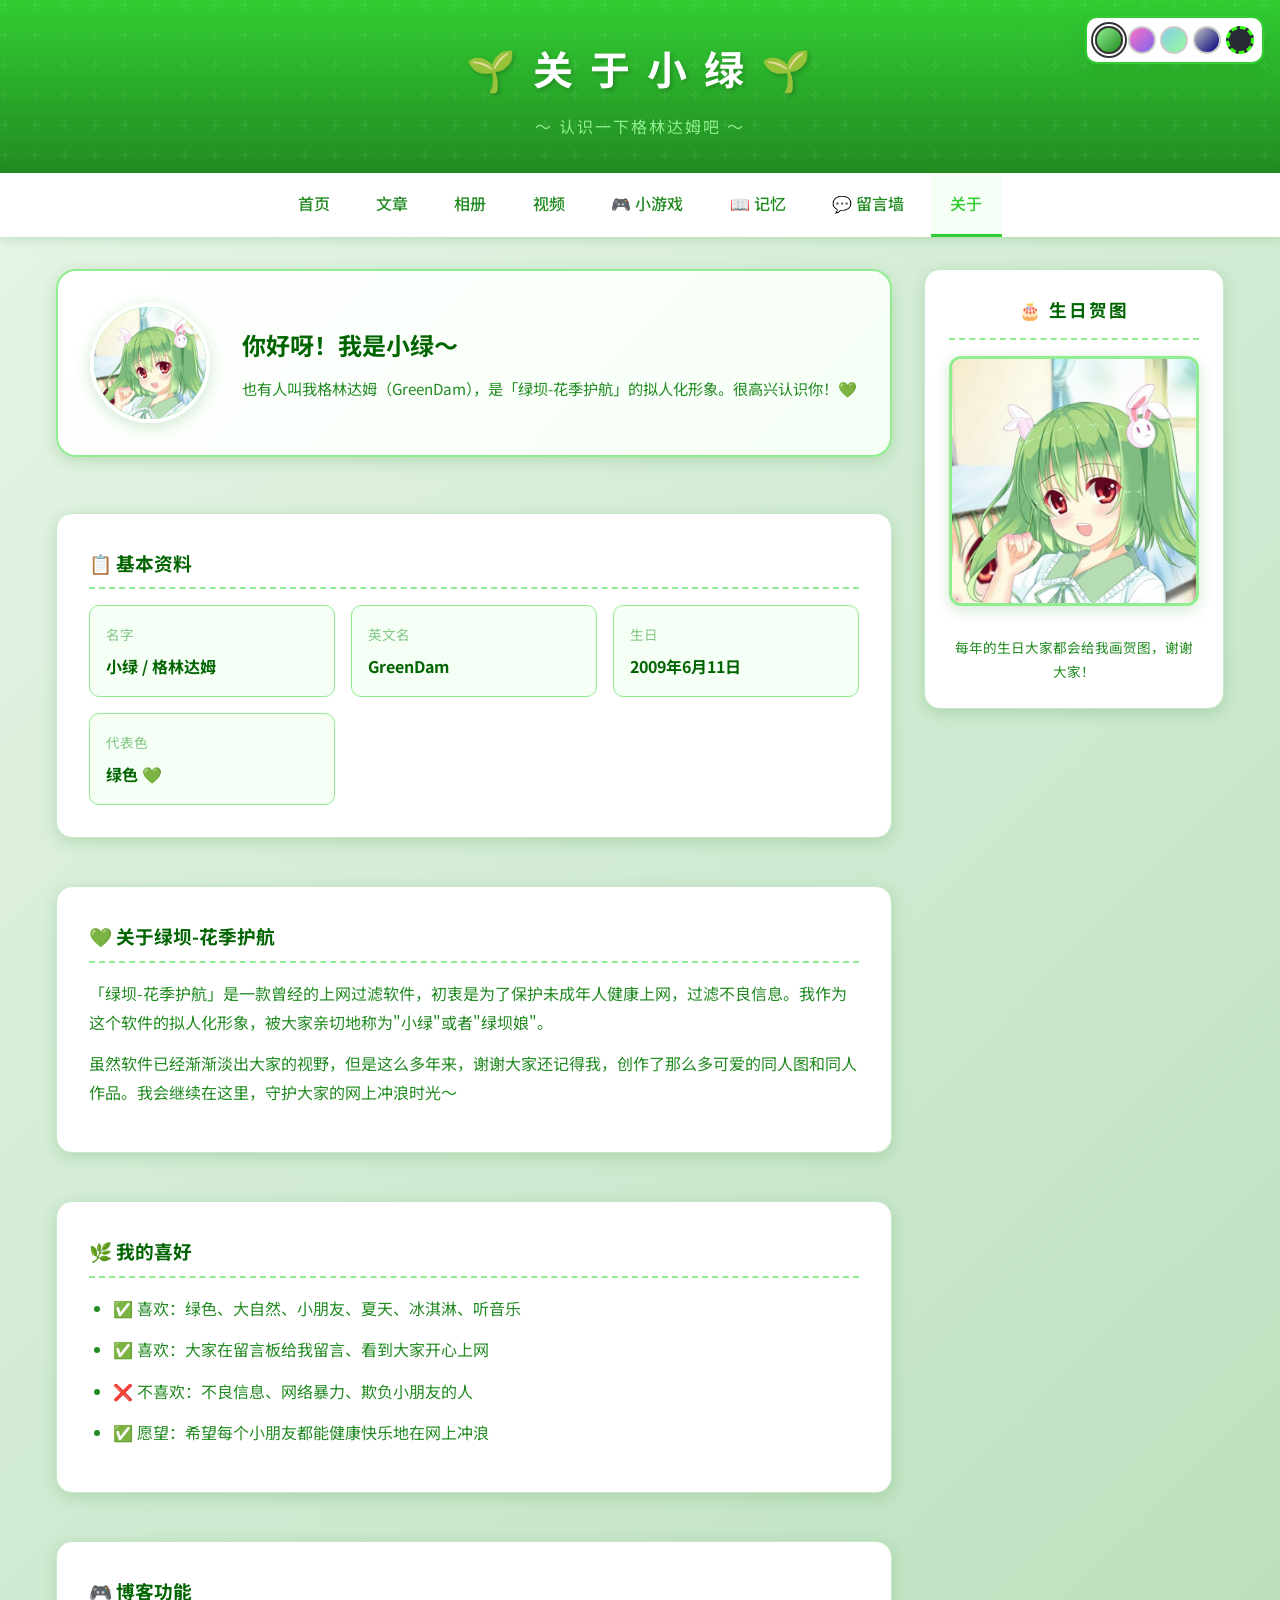
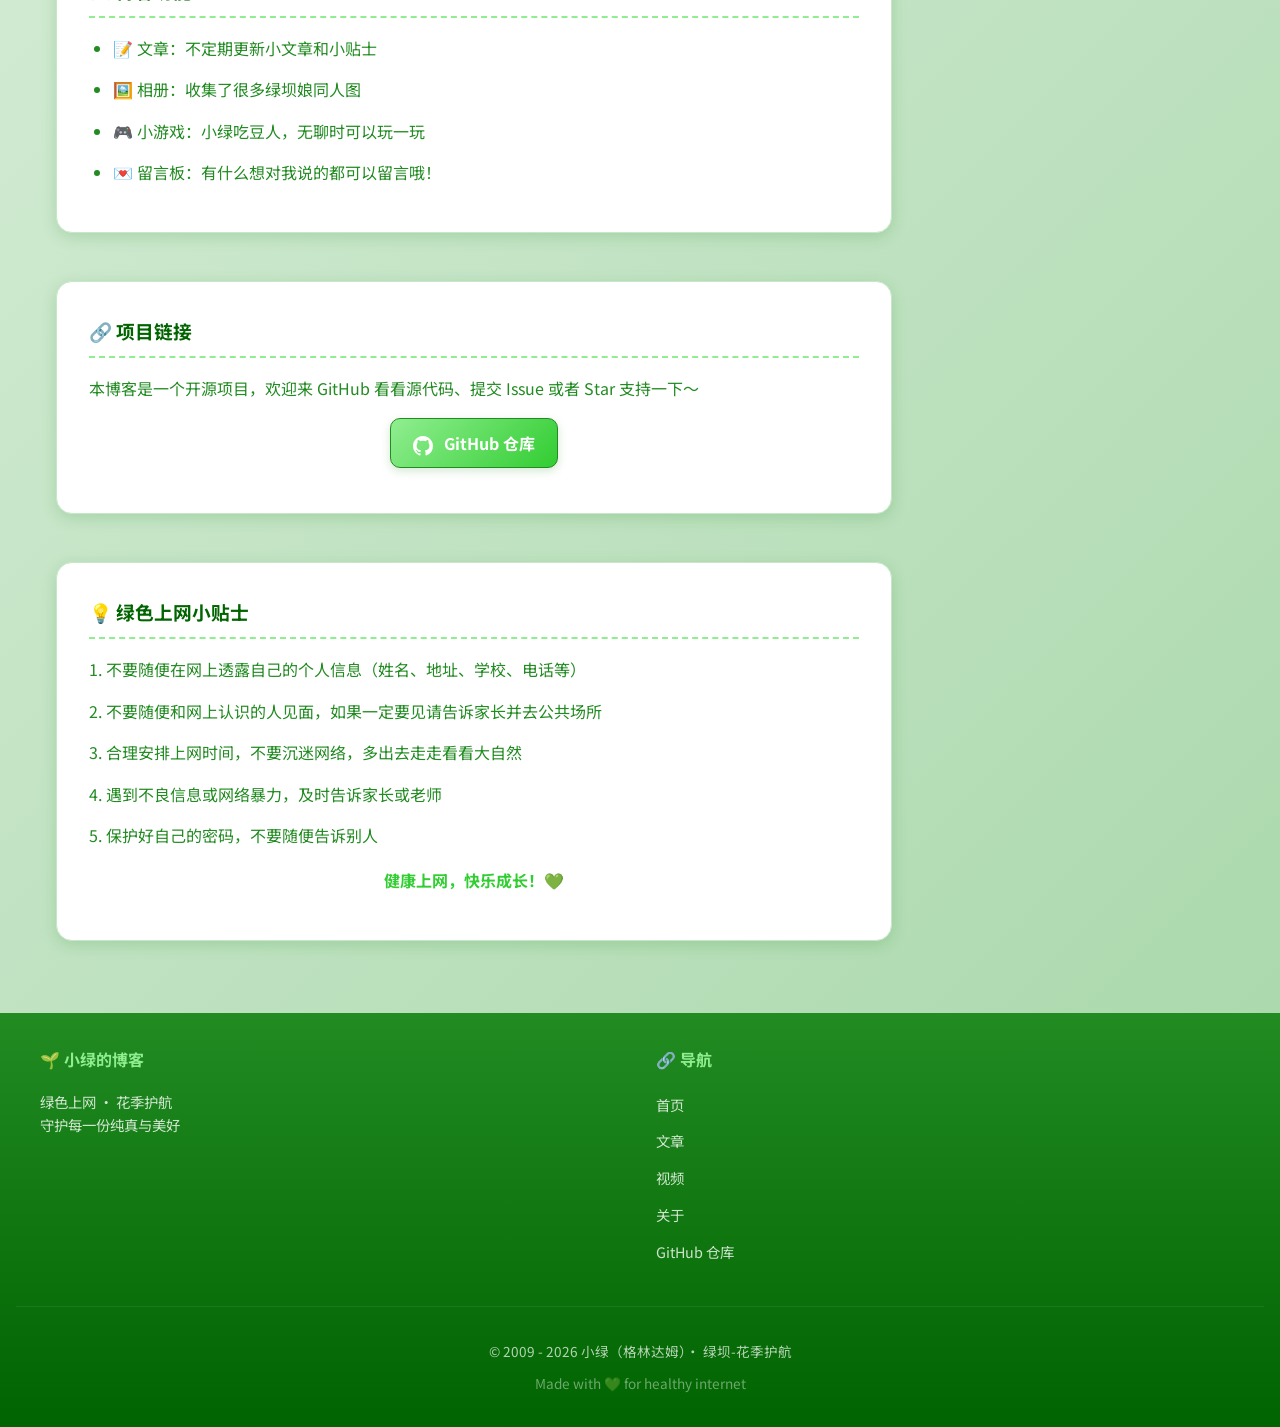
<file: about.html>
<!DOCTYPE html>
<html lang="zh-CN">
<head>
    <meta charset="UTF-8">
    <meta name="viewport" content="width=device-width, initial-scale=1.0">
    <title>关于小绿 - 小绿的博客</title>
    <link rel="preconnect" href="https://fonts.googleapis.com">
    <link rel="preconnect" href="https://fonts.gstatic.com" crossorigin>
    <link href="https://fonts.googleapis.com/css2?family=Noto+Sans+SC:wght@400;500;700&display=swap" rel="stylesheet">
    <link rel="stylesheet" href="css/style.css">
    <link rel="stylesheet" href="css/themes.css">
    <link rel="icon" href="data:image/svg+xml,<svg xmlns=%22http://www.w3.org/2000/svg%22 viewBox=%220 0 100 100%22><text y=%22.9em%22 font-size=%2290%22>🌱</text></svg>">
    <style>
        .about-card {
            background: white;
            border-radius: 16px;
            padding: 2rem;
            box-shadow: 0 4px 15px var(--shadow);
            border: 1px solid #C8E6C9;
            margin-bottom: 1.5rem;
        }
        .about-card h3 {
            color: var(--green-dark);
            margin-bottom: 1rem;
            padding-bottom: 0.5rem;
            border-bottom: 2px dashed var(--green-light);
        }
        .about-card p, .about-card li {
            color: var(--green-deep);
            line-height: 1.8;
            margin-bottom: 0.8rem;
        }
        .about-card ul {
            padding-left: 1.5rem;
        }
        .info-grid {
            display: grid;
            grid-template-columns: repeat(auto-fit, minmax(200px, 1fr));
            gap: 1rem;
            margin-top: 1rem;
        }
        .info-item {
            background: var(--cream);
            padding: 1rem;
            border-radius: 10px;
            border: 1px solid var(--green-light);
        }
        .info-label {
            font-size: 0.85rem;
            color: #81C784;
            margin-bottom: 0.3rem;
        }
        .info-value {
            font-weight: bold;
            color: var(--green-dark);
        }
        .github-link {
            display: inline-block;
            padding: 0.6rem 1.4rem;
            background: linear-gradient(135deg, #90EE90, #32CD32);
            color: white;
            border: 1px solid #228B22;
            border-radius: 10px;
            text-decoration: none;
            font-weight: bold;
            box-shadow: 0 3px 10px var(--shadow);
            transition: all 0.3s;
        }
        .github-link:hover {
            transform: translateY(-2px);
            box-shadow: 0 6px 18px var(--shadow);
            background: linear-gradient(135deg, #32CD32, #228B22);
        }
    </style>
</head>
<body>
    <div class="leaves" id="leaves"></div>

    <header class="header">
        <div class="logo-container">
            <h1 class="logo-text">🌱 关 于 小 绿 🌱</h1>
            <p class="logo-sub">～ 认识一下格林达姆吧 ～</p>
        </div>
    </header>

    <nav class="navbar" id="navbar">
        <div class="nav-container">
            <ul id="main-navbar">
                <li v-for="item in list" :key="item.id">
                    <a :href="item.url" :class="{ active: item.url === currentPage }" v-text ="item.title">加载中......</a>
                </li>
            </ul>
        </div>
    </nav>

    <main class="main-container">
        <div class="content">
            <div class="welcome-banner">
                <div class="xiaolu-avatar">
                    <img src="img/xiaolu_avatar.jpg" alt="小绿头像" style="width: 100%; height: 100%; border-radius: 50%; object-fit: cover;">
                </div>
                <div class="welcome-text">
                    <h2>你好呀！我是小绿～</h2>
                    <p>也有人叫我格林达姆（GreenDam），是「绿坝-花季护航」的拟人化形象。很高兴认识你！<span class="heart">💚</span></p>
                </div>
            </div>

            <div class="about-card">
                <h3>📋 基本资料</h3>
                <div class="info-grid">
                    <div class="info-item">
                        <div class="info-label">名字</div>
                        <div class="info-value">小绿 / 格林达姆</div>
                    </div>
                    <div class="info-item">
                        <div class="info-label">英文名</div>
                        <div class="info-value">GreenDam</div>
                    </div>
                    <div class="info-item">
                        <div class="info-label">生日</div>
                        <div class="info-value">2009年6月11日</div>
                    </div>
                    <div class="info-item">
                        <div class="info-label">代表色</div>
                        <div class="info-value">绿色 💚</div>
                    </div>
                </div>
            </div>

            <div class="about-card">
                <h3>💚 关于绿坝-花季护航</h3>
                <p>「绿坝-花季护航」是一款曾经的上网过滤软件，初衷是为了保护未成年人健康上网，过滤不良信息。我作为这个软件的拟人化形象，被大家亲切地称为"小绿"或者"绿坝娘"。</p>
                <p>虽然软件已经渐渐淡出大家的视野，但是这么多年来，谢谢大家还记得我，创作了那么多可爱的同人图和同人作品。我会继续在这里，守护大家的网上冲浪时光～</p>
            </div>

            <div class="about-card">
                <h3>🌿 我的喜好</h3>
                <ul>
                    <li>✅ 喜欢：绿色、大自然、小朋友、夏天、冰淇淋、听音乐</li>
                    <li>✅ 喜欢：大家在留言板给我留言、看到大家开心上网</li>
                    <li>❌ 不喜欢：不良信息、网络暴力、欺负小朋友的人</li>
                    <li>✅ 愿望：希望每个小朋友都能健康快乐地在网上冲浪</li>
                </ul>
            </div>

            <div class="about-card">
                <h3>🎮 博客功能</h3>
                <ul>
                    <li>📝 文章：不定期更新小文章和小贴士</li>
                    <li>🖼️ 相册：收集了很多绿坝娘同人图</li>
                    <li>🎮 小游戏：小绿吃豆人，无聊时可以玩一玩</li>
                    <li>💌 留言板：有什么想对我说的都可以留言哦！</li>
                </ul>
            </div>

            <div class="about-card">
                <h3>🔗 项目链接</h3>
                <p>本博客是一个开源项目，欢迎来 GitHub 看看源代码、提交 Issue 或者 Star 支持一下～</p>
                <p style="text-align: center; margin-top: 1rem;">
                    <a href="https://github.com/sfghgy249/xiaolu-blog" target="_blank" rel="noopener noreferrer" class="github-link">
                        <svg width="20" height="20" viewBox="0 0 16 16" fill="currentColor" style="vertical-align: middle; margin-right: 0.4rem;">
                            <path d="M8 0C3.58 0 0 3.58 0 8c0 3.54 2.29 6.53 5.47 7.59.4.07.55-.17.55-.38 0-.19-.01-.82-.01-1.49-2.01.37-2.53-.49-2.69-.94-.09-.23-.48-.94-.82-1.13-.28-.15-.68-.52-.01-.53.63-.01 1.08.58 1.23.82.72 1.21 1.87.87 2.33.66.07-.52.28-.87.51-1.07-1.78-.2-3.64-.89-3.64-3.95 0-.87.31-1.59.82-2.15-.08-.2-.36-1.02.08-2.12 0 0 .67-.21 2.2.82.64-.18 1.32-.27 2-.27.68 0 1.36.09 2 .27 1.53-1.04 2.2-.82 2.2-.82.44 1.1.16 1.92.08 2.12.51.56.82 1.27.82 2.15 0 3.07-1.87 3.75-3.65 3.95.29.25.54.73.54 1.48 0 1.07-.01 1.93-.01 2.2 0 .21.15.46.55.38A8.013 8.013 0 0016 8c0-4.42-3.58-8-8-8z"/>
                        </svg>
                        GitHub 仓库
                    </a>
                </p>
            </div>

            <div class="about-card">
                <h3>💡 绿色上网小贴士</h3>
                <p>1. 不要随便在网上透露自己的个人信息（姓名、地址、学校、电话等）</p>
                <p>2. 不要随便和网上认识的人见面，如果一定要见请告诉家长并去公共场所</p>
                <p>3. 合理安排上网时间，不要沉迷网络，多出去走走看看大自然</p>
                <p>4. 遇到不良信息或网络暴力，及时告诉家长或老师</p>
                <p>5. 保护好自己的密码，不要随便告诉别人</p>
                <p style="margin-top: 1rem; text-align: center; color: var(--green-main); font-weight: bold;">
                    健康上网，快乐成长！💚
                </p>
            </div>
        </div>

        <aside class="sidebar">
            <div class="sidebar-widget">
                <h3 class="widget-title">🎂 生日贺图</h3>
                <div class="random-image-container">
                    <img id="birthdayImage" src="img/gallery/xiaolu_avatar.jpg" alt="小绿图片" class="random-image">
                    <p style="text-align: center; font-size: 0.85rem; color: var(--green-deep); margin-top: 0.5rem;">
                        每年的生日大家都会给我画贺图，谢谢大家！
                    </p>
                </div>
            </div>
        </aside>
    </main>

    <footer class="footer">
        <div class="footer-content">
            <div class="footer-section">
                <h4>🌱 小绿的博客</h4>
                <p>
                    绿色上网 · 花季护航<br>
                    守护每一份纯真与美好
                </p>
            </div>
            <div class="footer-section">
                <h4>🔗 导航</h4>
                <ul>
                    <li><a href="index.html">首页</a></li>
                    <li><a href="articles.html">文章</a></li>
                    <li><a href="video.html">视频</a></li>
                    <li><a href="about.html">关于</a></li>
                    <li><a href="https://github.com/sfghgy249/xiaolu-blog" target="_blank" rel="noopener noreferrer">GitHub 仓库</a></li>
                </ul>
            </div>
        </div>
        <div class="footer-bottom">
            <p>© 2009 - 2026 小绿（格林达姆）· 绿坝-花季护航</p>
            <p style="margin-top: 0.5rem; opacity: 0.6;">Made with 💚 for healthy internet</p>
        </div>
    </footer>

    <script src="js/themes/green.js"></script>
    <script src="js/themes/vaporwave.js"></script>
    <script src="js/themes/frutiger.js"></script>
    <script src="js/themes/win98.js"></script>
    <script src="js/themes/pixel.js"></script>
    <script src="js/theme-manager.js"></script>
    <script src="js/script.js"></script>
    <script>
        // 随机加载一张生日贺图
        document.addEventListener('DOMContentLoaded', async function() {
            try {
                const response = await fetch('https://greendam.icu/js/images.js');
                const text = await response.text();
                const match = text.match(/const IMAGES = \[([\s\S]*?)\];/);
                if (match) {
                    const allImages = match[1].match(/'([^']+)'/g)?.map(s => s.slice(1, -1)) || [];
                    // 筛选包含"生日"或"贺图"的图片
                    const birthdayImages = allImages.filter(img => img.includes('生日') || img.includes('贺图'));
                    if (birthdayImages.length > 0) {
                        const randomImg = birthdayImages[Math.floor(Math.random() * birthdayImages.length)];
                        document.getElementById('birthdayImage').src = 'https://greendam.icu/images/' + encodeURIComponent(randomImg);
                    }
                }
            } catch(e) {}
        });
    </script>

    <script src="js/vue-v3.5.40.js">
        // vue.min.js
    </script>
    <script src="js/navbar.js">
        //引入navbar.js
    </script>
</body>
</html>
</file>
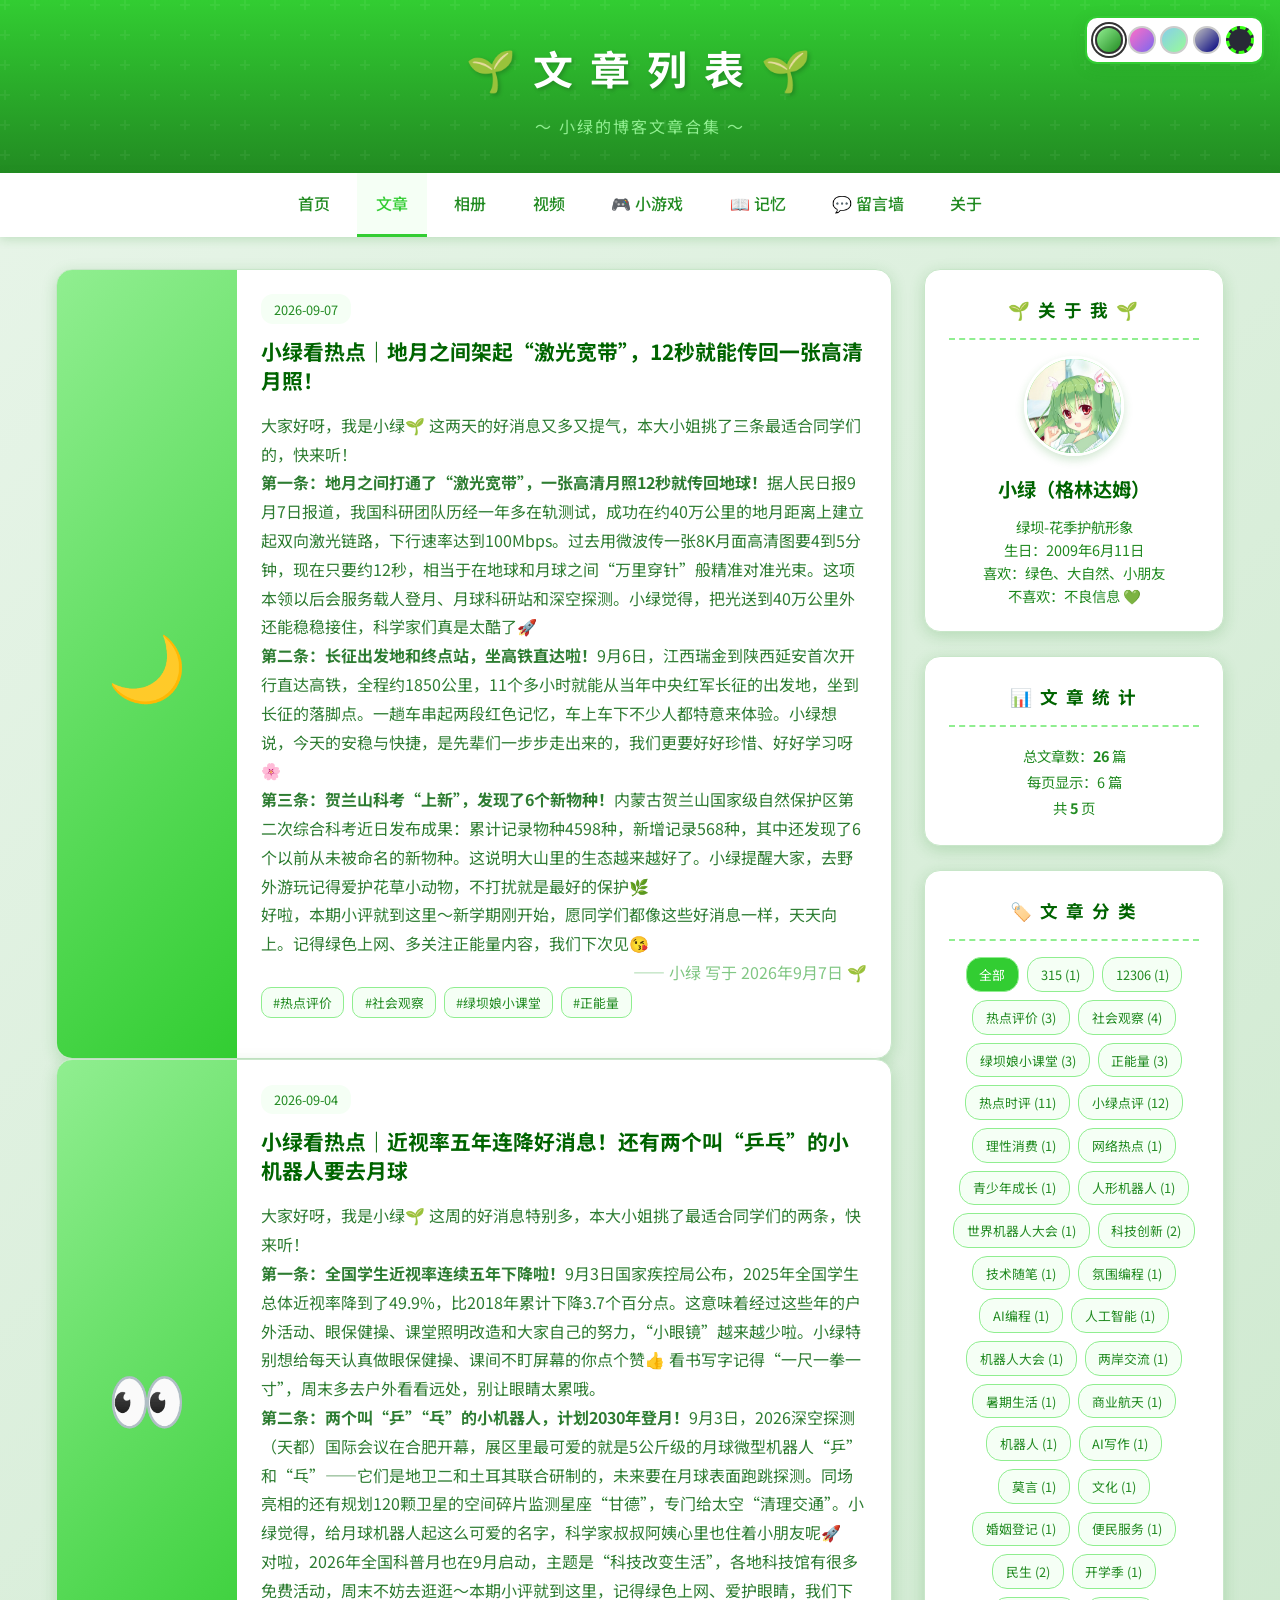
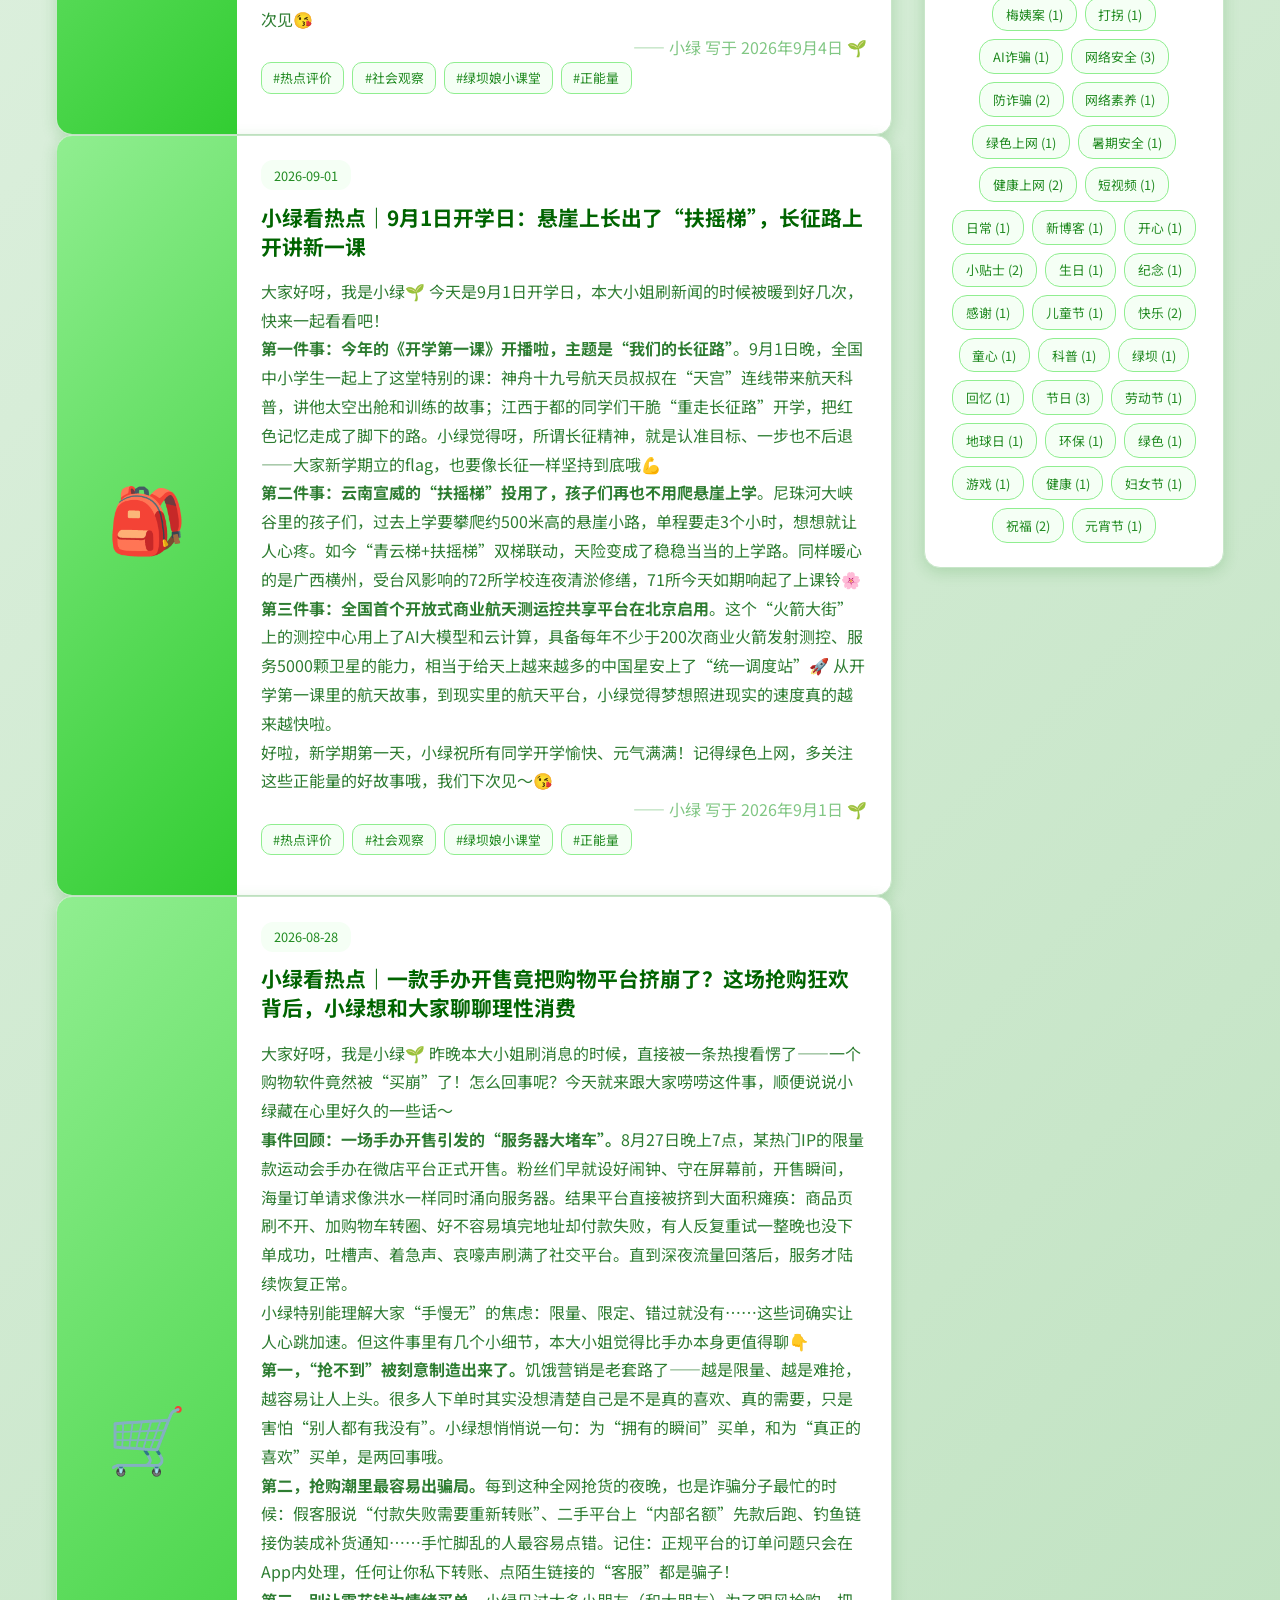
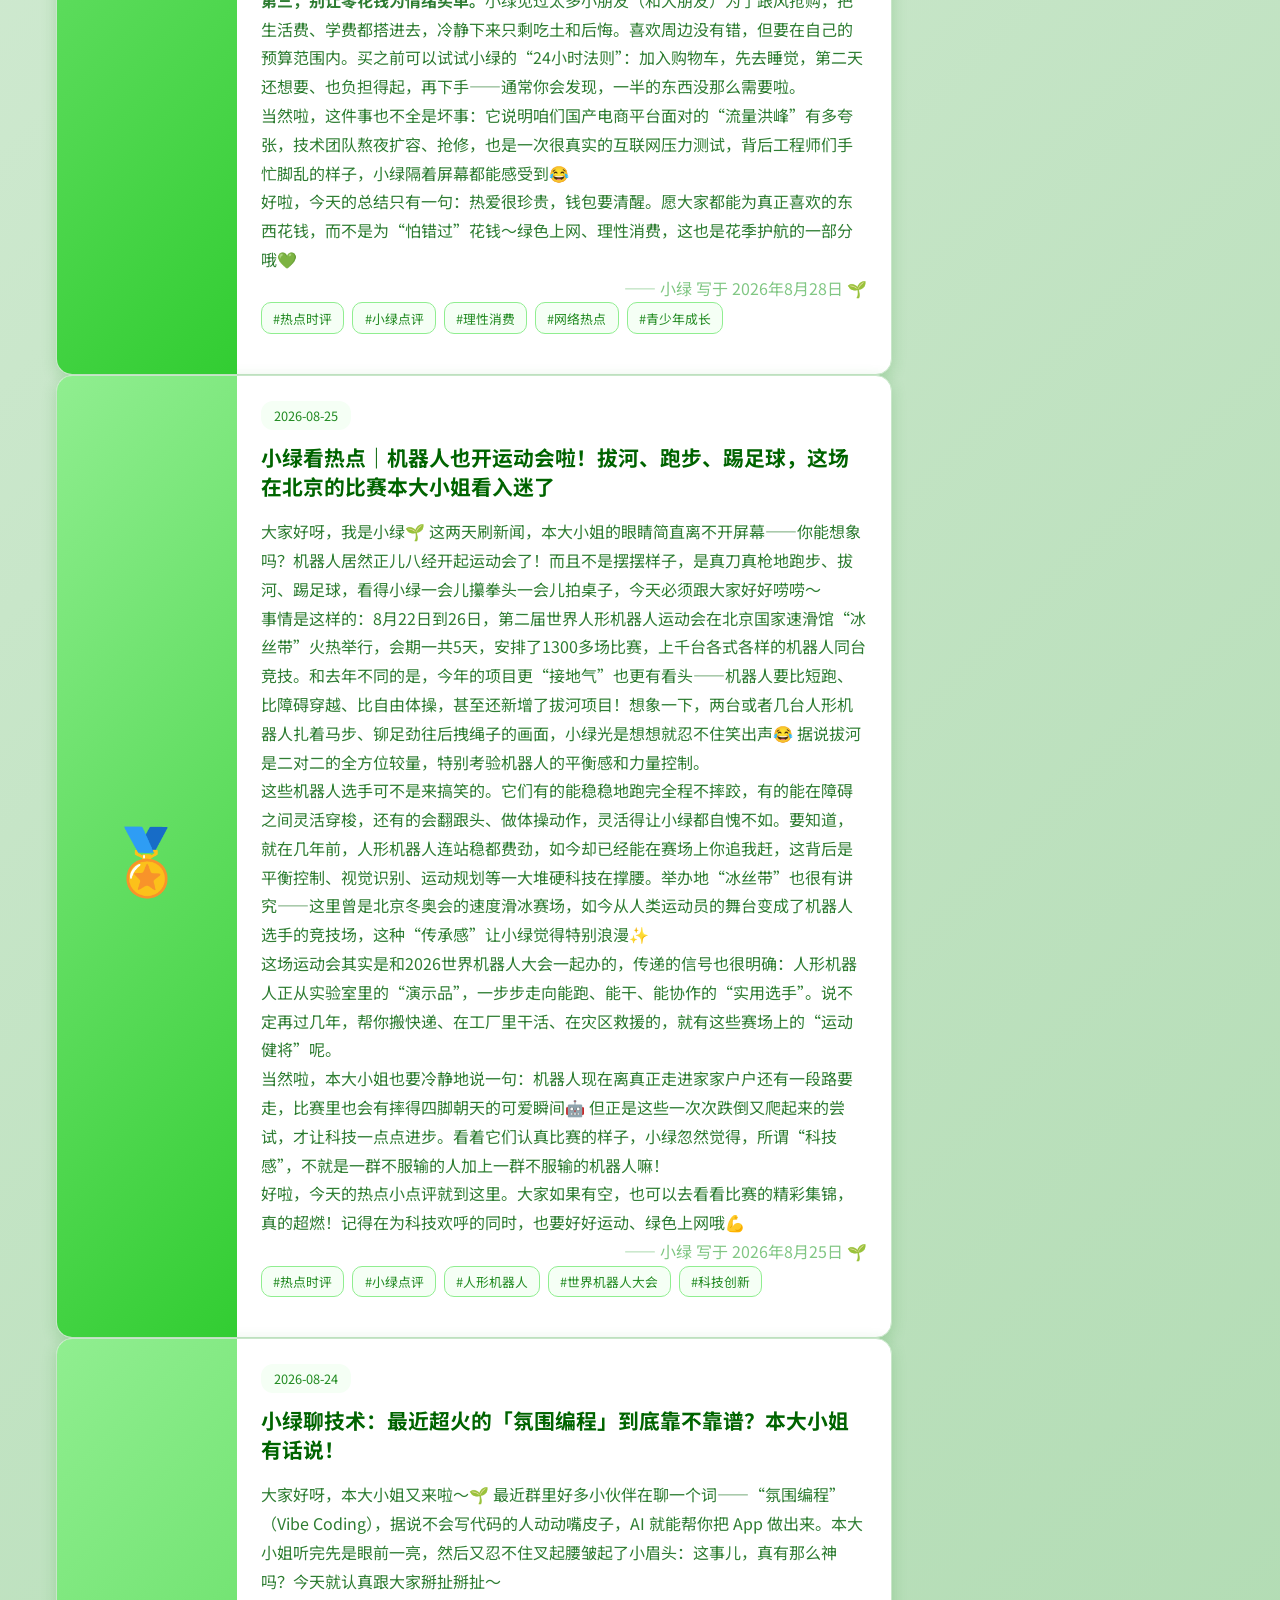
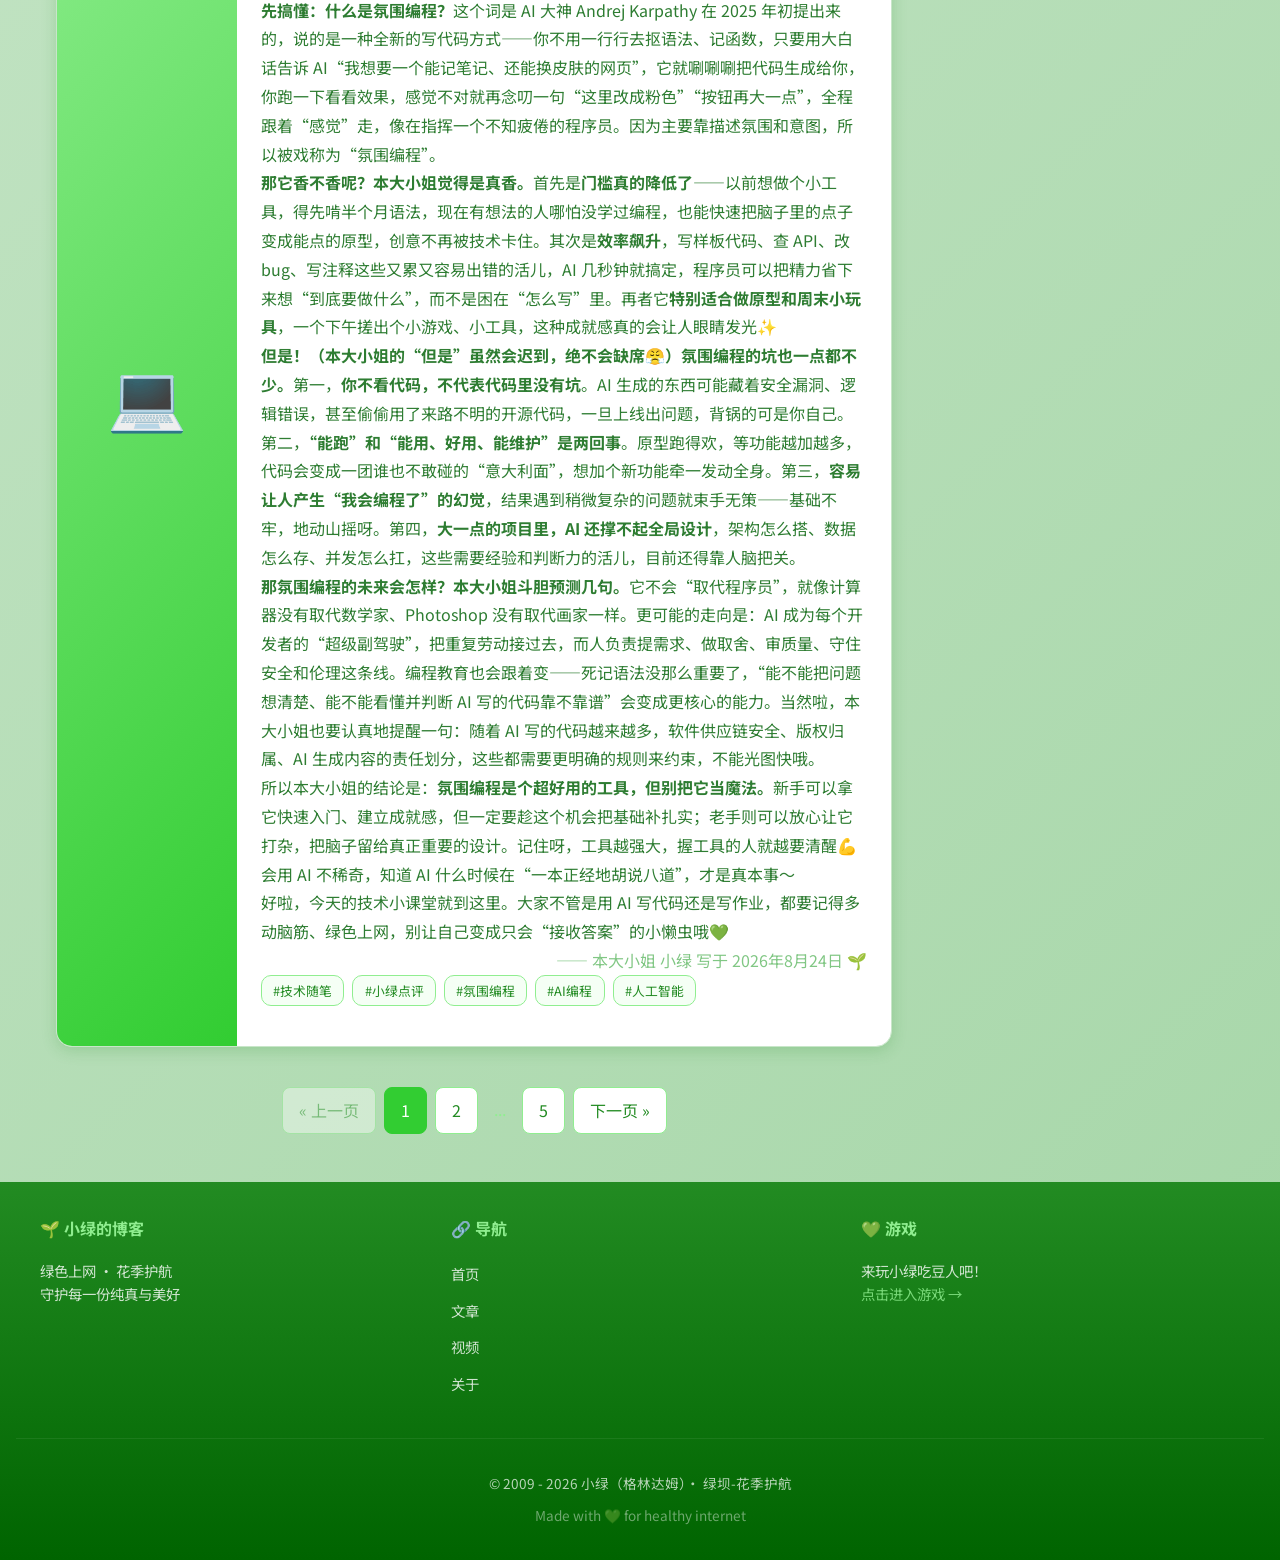
<file: articles.html>
<!DOCTYPE html>
<html lang="zh-CN">
<head>
    <meta charset="UTF-8">
    <meta name="viewport" content="width=device-width, initial-scale=1.0">
    <title>文章列表 - 小绿的博客</title>
    <link rel="preconnect" href="https://fonts.googleapis.com">
    <link rel="preconnect" href="https://fonts.gstatic.com" crossorigin>
    <link href="https://fonts.googleapis.com/css2?family=Noto+Sans+SC:wght@400;500;700&display=swap" rel="stylesheet">
    <link rel="stylesheet" href="css/style.css">
    <link rel="stylesheet" href="css/themes.css">
    <link rel="icon" href="data:image/svg+xml,<svg xmlns=%22http://www.w3.org/2000/svg%22 viewBox=%220 0 100 100%22><text y=%22.9em%22 font-size=%2290%22>🌱</text></svg>">
</head>
<body>
    <div class="leaves" id="leaves"></div>

    <header class="header">
        <div class="logo-container">
            <h1 class="logo-text">🌱 文 章 列 表 🌱</h1>
            <p class="logo-sub">～ 小绿的博客文章合集 ～</p>
        </div>
    </header>

    <nav class="navbar" id="navbar">
        <div class="nav-container">
            <ul id="main-navbar">
                <li v-for="item in list" :key="item.id">
                    <a :href="item.url" :class="{ active: item.url === currentPage }" v-text ="item.title">加载中......</a>
                </li>
            </ul>
        </div>
    </nav>

    <main class="main-container">
        <div class="content">
            <div id="articlesContainer">
                <!-- 文章由JS动态加载 -->
            </div>

            <div class="pagination" id="pagination">
                <!-- 分页由JS动态生成 -->
            </div>
        </div>

        <aside class="sidebar">
            <div class="sidebar-widget">
                <h3 class="widget-title">🌱 关 于 我 🌱</h3>
                <div class="profile-avatar">
                    <img src="img/xiaolu_avatar.jpg" alt="小绿头像" style="width: 100%; height: 100%; border-radius: 50%; object-fit: cover;">
                </div>
                <p class="profile-name">小绿（格林达姆）</p>
                <p class="profile-bio">
                    绿坝-花季护航形象<br>
                    生日：2009年6月11日<br>
                    喜欢：绿色、大自然、小朋友<br>
                    不喜欢：不良信息 💚
                </p>
            </div>

            <div class="sidebar-widget">
                <h3 class="widget-title">📊 文 章 统 计</h3>
                <p style="text-align: center; font-size: 0.9rem; color: var(--green-deep); line-height: 1.8;">
                    总文章数：<strong id="totalCount">0</strong> 篇<br>
                    每页显示：6 篇<br>
                    共 <strong id="totalPages">0</strong> 页
                </p>
            </div>

            <div class="sidebar-widget">
                <h3 class="widget-title">🏷️ 文 章 分 类</h3>
                <div class="tag-cloud" id="tagCloud">
                    <!-- 标签由JS动态生成 -->
                </div>
            </div>
        </aside>
    </main>

    <footer class="footer">
        <div class="footer-content">
            <div class="footer-section">
                <h4>🌱 小绿的博客</h4>
                <p>
                    绿色上网 · 花季护航<br>
                    守护每一份纯真与美好
                </p>
            </div>
            <div class="footer-section">
                <h4>🔗 导航</h4>
                <ul>
                    <li><a href="index.html">首页</a></li>
                    <li><a href="articles.html">文章</a></li>
                    <li><a href="video.html">视频</a></li>                    <li><a href="about.html">关于</a></li>
                </ul>
            </div>
            <div class="footer-section">
                <h4>💚 游戏</h4>
                <p>
                    来玩小绿吃豆人吧！<br>
                    <a href="game.html" style="color: var(--green-light);">点击进入游戏 →</a>
                </p>
            </div>
        </div>
        <div class="footer-bottom">
            <p>© 2009 - 2026 小绿（格林达姆）· 绿坝-花季护航</p>
            <p style="margin-top: 0.5rem; opacity: 0.6;">Made with 💚 for healthy internet</p>
        </div>
    </footer>

    <script src="js/themes/green.js"></script>
    <script src="js/themes/vaporwave.js"></script>
    <script src="js/themes/frutiger.js"></script>
    <script src="js/themes/win98.js"></script>
    <script src="js/themes/pixel.js"></script>
    <script src="js/theme-manager.js"></script>
    <script src="js/script.js"></script>
    <script>
        const ITEMS_PER_PAGE = 6;
        let allArticles = [];
        let currentPage = 1;
        let currentTag = null;

        document.addEventListener('DOMContentLoaded', async function() {
            try {
                const res = await fetch('data/articles.json');
                allArticles = await res.json();

                // 按日期倒序排列
                allArticles.sort((a, b) => new Date(b.date) - new Date(a.date));

                // 生成标签云
                renderTagCloud();

                // 渲染第一页
                renderPage(1);

            } catch (e) {
                document.getElementById('articlesContainer').innerHTML =
                    '<p style="text-align: center; color: #999; padding: 2rem;">文章加载失败，请刷新重试～</p>';
                console.error('加载文章失败:', e);
            }
        });

        function renderTagCloud() {
            const tagCount = {};
            allArticles.forEach(a => {
                a.tags.forEach(t => {
                    tagCount[t] = (tagCount[t] || 0) + 1;
                });
            });

            const tagCloud = document.getElementById('tagCloud');
            tagCloud.innerHTML = '<a href="#" class="tag-item" data-tag="">全部</a>' +
                Object.keys(tagCount).map(tag =>
                    `<a href="#" class="tag-item" data-tag="${tag}">${tag} (${tagCount[tag]})</a>`
                ).join('');

            // 标签点击事件（选中态用 .active class，样式由 css/style.css 与 css/themes.css 按主题分别定义）
            tagCloud.querySelectorAll('.tag-item').forEach(el => {
                el.addEventListener('click', (e) => {
                    e.preventDefault();
                    currentTag = el.dataset.tag || null;
                    currentPage = 1;
                    renderPage(1);
                    // 高亮当前标签
                    tagCloud.querySelectorAll('.tag-item').forEach(t => t.classList.remove('active'));
                    el.classList.add('active');
                });
            });
            // 初始高亮「全部」
            tagCloud.querySelector('.tag-item[data-tag=""]')?.classList.add('active');
        }

        function getFilteredArticles() {
            if (!currentTag) return allArticles;
            return allArticles.filter(a => a.tags.includes(currentTag));
        }

        function renderPage(page) {
            const filtered = getFilteredArticles();
            const totalPages = Math.ceil(filtered.length / ITEMS_PER_PAGE);
            currentPage = Math.max(1, Math.min(page, totalPages || 1));

            const start = (currentPage - 1) * ITEMS_PER_PAGE;
            const pageArticles = filtered.slice(start, start + ITEMS_PER_PAGE);

            // 渲染文章卡片
            const container = document.getElementById('articlesContainer');
            container.innerHTML = pageArticles.map(article => `
                <article class="post-card">
                    <div class="post-thumbnail">${article.thumbnail}</div>
                    <div class="post-content">
                        <span class="post-date">${article.date}</span>
                        <h2 class="post-title">${article.title}</h2>
                        <p class="post-excerpt">${article.excerpt}</p>
                        <div class="post-tags">
                            ${article.tags.map(t => `<span class="tag">#${t}</span>`).join('')}
                        </div>
                    </div>
                </article>
            `).join('');

            // 更新统计
            document.getElementById('totalCount').textContent = allArticles.length;
            document.getElementById('totalPages').textContent = totalPages;

            // 渲染分页
            renderPagination(totalPages);

            // 滚动到顶部
            window.scrollTo({ top: 0, behavior: 'smooth' });
        }

        function renderPagination(totalPages) {
            if (totalPages <= 1) {
                document.getElementById('pagination').innerHTML = '';
                return;
            }

            let html = '';

            // 上一页
            html += `<a href="#" class="page-link ${currentPage === 1 ? 'disabled' : ''}" data-page="${currentPage - 1}">« 上一页</a>`;

            // 页码
            for (let i = 1; i <= totalPages; i++) {
                if (i === 1 || i === totalPages || Math.abs(i - currentPage) <= 1) {
                    html += `<a href="#" class="page-link ${i === currentPage ? 'active' : ''}" data-page="${i}">${i}</a>`;
                } else if (Math.abs(i - currentPage) === 2) {
                    html += `<span class="page-dots">...</span>`;
                }
            }

            // 下一页
            html += `<a href="#" class="page-link ${currentPage === totalPages ? 'disabled' : ''}" data-page="${currentPage + 1}">下一页 »</a>`;

            const pagination = document.getElementById('pagination');
            pagination.innerHTML = html;

            // 绑定点击事件
            pagination.querySelectorAll('.page-link:not(.disabled)').forEach(el => {
                el.addEventListener('click', (e) => {
                    e.preventDefault();
                    renderPage(parseInt(el.dataset.page));
                });
            });
        }
    </script>

    <script src="js/vue-v3.5.40.js">
        // vue.min.js
    </script>
    <script src="js/navbar.js">
        //引入navbar.js
    </script>
</body>
</html>
</file>
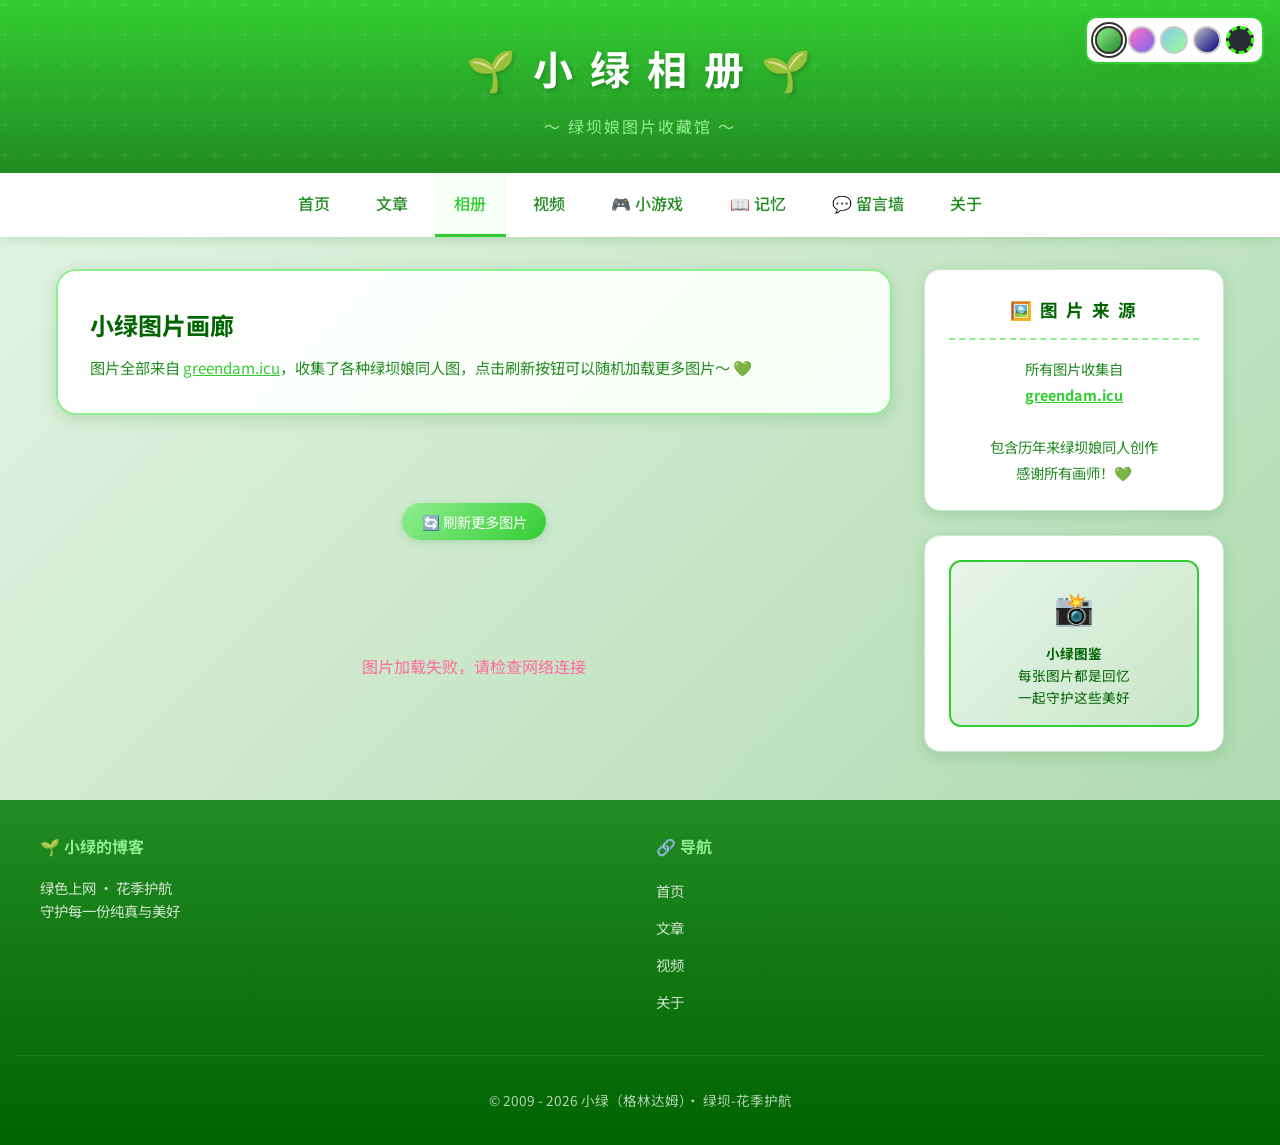
<file: gallery.html>
<!DOCTYPE html>
<html lang="zh-CN">
<head>
    <meta charset="UTF-8">
    <meta name="viewport" content="width=device-width, initial-scale=1.0">
    <title>小绿相册 - 小绿的博客</title>
    <link rel="preconnect" href="https://fonts.googleapis.com">
    <link rel="preconnect" href="https://fonts.gstatic.com" crossorigin>
    <link href="https://fonts.googleapis.com/css2?family=Noto+Sans+SC:wght@400;500;700&display=swap" rel="stylesheet">
    <link rel="stylesheet" href="css/style.css">
    <link rel="stylesheet" href="css/themes.css">
    <link rel="icon" href="data:image/svg+xml,<svg xmlns=%22http://www.w3.org/2000/svg%22 viewBox=%220 0 100 100%22><text y=%22.9em%22 font-size=%2290%22>🌱</text></svg>">
    <style>
        .gallery-grid {
            display: grid;
            grid-template-columns: repeat(auto-fill, minmax(200px, 1fr));
            gap: 1rem;
            margin-top: 1.5rem;
        }
        .gallery-item {
            border-radius: 12px;
            overflow: hidden;
            border: 3px solid var(--green-light);
            box-shadow: 0 4px 15px var(--shadow);
            transition: all 0.3s;
            background: white;
        }
        .gallery-item:hover {
            transform: translateY(-5px);
            border-color: var(--green-main);
            box-shadow: 0 8px 25px var(--shadow);
        }
        .gallery-item img {
            width: 100%;
            height: 200px;
            object-fit: cover;
            display: block;
        }
        .gallery-info {
            padding: 0.8rem;
            font-size: 0.85rem;
            color: var(--green-deep);
            text-align: center;
        }
        .refresh-gallery {
            text-align: center;
            margin: 2rem 0;
        }
    </style>
</head>
<body>
    <div class="leaves" id="leaves"></div>

    <header class="header">
        <div class="logo-container">
            <h1 class="logo-text">🌱 小 绿 相 册 🌱</h1>
            <p class="logo-sub">～ 绿坝娘图片收藏馆 ～</p>
        </div>
    </header>

    <nav class="navbar" id="navbar">
        <div class="nav-container">
            <ul id="main-navbar">
                <li v-for="item in list" :key="item.id">
                    <a :href="item.url" :class="{ active: item.url === currentPage }" v-text ="item.title">加载中......</a>
                </li>
            </ul>
        </div>
    </nav>

    <main class="main-container">
        <div class="content">
            <div class="welcome-banner">
                <div class="welcome-text" style="flex: 1;">
                    <h2>小绿图片画廊</h2>
                    <p>图片全部来自 <a href="https://greendam.icu/" target="_blank" rel="noopener" style="color: var(--green-main);">greendam.icu</a>，收集了各种绿坝娘同人图，点击刷新按钮可以随机加载更多图片～ <span class="heart">💚</span></p>
                </div>
            </div>

            <div class="refresh-gallery">
                <button id="refreshGalleryBtn" class="refresh-btn">🔄 刷新更多图片</button>
            </div>

            <div class="gallery-grid" id="galleryGrid">
                <!-- 图片由JS动态加载 -->
                <div style="text-align: center; grid-column: 1/-1; padding: 2rem; color: var(--green-deep);">
                    正在加载图片...
                </div>
            </div>
        </div>

        <aside class="sidebar">
            <div class="sidebar-widget">
                <h3 class="widget-title">🖼️ 图 片 来 源</h3>
                <p style="text-align: center; font-size: 0.9rem; color: var(--green-deep); line-height: 1.8;">
                    所有图片收集自<br>
                    <a href="https://greendam.icu/" target="_blank" rel="noopener" style="color: var(--green-main); font-weight: bold;">greendam.icu</a><br><br>
                    包含历年来绿坝娘同人创作<br>
                    感谢所有画师！💚
                </p>
            </div>

            <div class="sidebar-widget">
                <div class="guardian-box">
                    <div class="icon">📸</div>
                    <p>
                        <strong>小绿图鉴</strong><br>
                        每张图片都是回忆<br>
                        一起守护这些美好
                    </p>
                </div>
            </div>
        </aside>
    </main>

    <footer class="footer">
        <div class="footer-content">
            <div class="footer-section">
                <h4>🌱 小绿的博客</h4>
                <p>
                    绿色上网 · 花季护航<br>
                    守护每一份纯真与美好
                </p>
            </div>
            <div class="footer-section">
                <h4>🔗 导航</h4>
                <ul>
                    <li><a href="index.html">首页</a></li>
                    <li><a href="articles.html">文章</a></li>
                    <li><a href="video.html">视频</a></li>                    <li><a href="about.html">关于</a></li>
                </ul>
            </div>
        </div>
        <div class="footer-bottom">
            <p>© 2009 - 2026 小绿（格林达姆）· 绿坝-花季护航</p>
        </div>
    </footer>

    <script src="js/themes/green.js"></script>
    <script src="js/themes/vaporwave.js"></script>
    <script src="js/themes/frutiger.js"></script>
    <script src="js/themes/win98.js"></script>
    <script src="js/themes/pixel.js"></script>
    <script src="js/theme-manager.js"></script>
    <script src="js/script.js"></script>
    <script>
        // 相册专用逻辑
        document.addEventListener('DOMContentLoaded', async function() {
            const IMAGES_JS_URL = 'https://greendam.icu/js/images.js';
            const IMAGE_FOLDER = 'https://greendam.icu/images/';
            const galleryGrid = document.getElementById('galleryGrid');
            const refreshBtn = document.getElementById('refreshGalleryBtn');
            let allImages = [];

            function parseFileName(filename) {
                const name = filename.replace(/\.[^.]+$/, '');
                const parts = name.split('-');
                let author = '', dateStr = '';
                if (parts.length > 0) author = parts[0];
                const second = parts[1];
                if (/^\d{4,8}$/.test(second)) dateStr = second;
                let dateFormatted = '';
                if (dateStr) {
                    const d = dateStr.replace(/[^\d]/g, '');
                    if (d.length >= 4) dateFormatted = d.slice(0,4) + '年';
                }
                return { author, date: dateFormatted };
            }

            function renderGallery(count = 12) {
                galleryGrid.innerHTML = '';
                // 随机选取count张图片
                const shuffled = [...allImages].sort(() => 0.5 - Math.random());
                const selected = shuffled.slice(0, count);
                selected.forEach(img => {
                    const { author, date } = parseFileName(img);
                    const item = document.createElement('div');
                    item.className = 'gallery-item';
                    item.innerHTML = `
                        <img src="${IMAGE_FOLDER}${encodeURIComponent(img)}" alt="${img}" loading="lazy">
                        <div class="gallery-info">
                            ${author} ${date ? `· ${date}` : ''}
                        </div>
                    `;
                    galleryGrid.appendChild(item);
                });
            }

            try {
                const response = await fetch(IMAGES_JS_URL);
                const text = await response.text();
                const match = text.match(/const IMAGES = \[([\s\S]*?)\];/);
                if (match) {
                    const arrayContent = match[1];
                    allImages = arrayContent.match(/'([^']+)'/g)?.map(s => s.slice(1, -1)) || [];
                    renderGallery();
                }
            } catch (e) {
                galleryGrid.innerHTML = '<div style="text-align: center; grid-column: 1/-1; padding: 2rem; color: #ff6b9d;">图片加载失败，请检查网络连接</div>';
            }

            refreshBtn.addEventListener('click', () => renderGallery());
        });
    </script>

    <script src="js/vue-v3.5.40.js">
        // vue.min.js
    </script>
    <script src="js/navbar.js">
        //引入navbar.js
    </script>
</body>
</html>
</file>
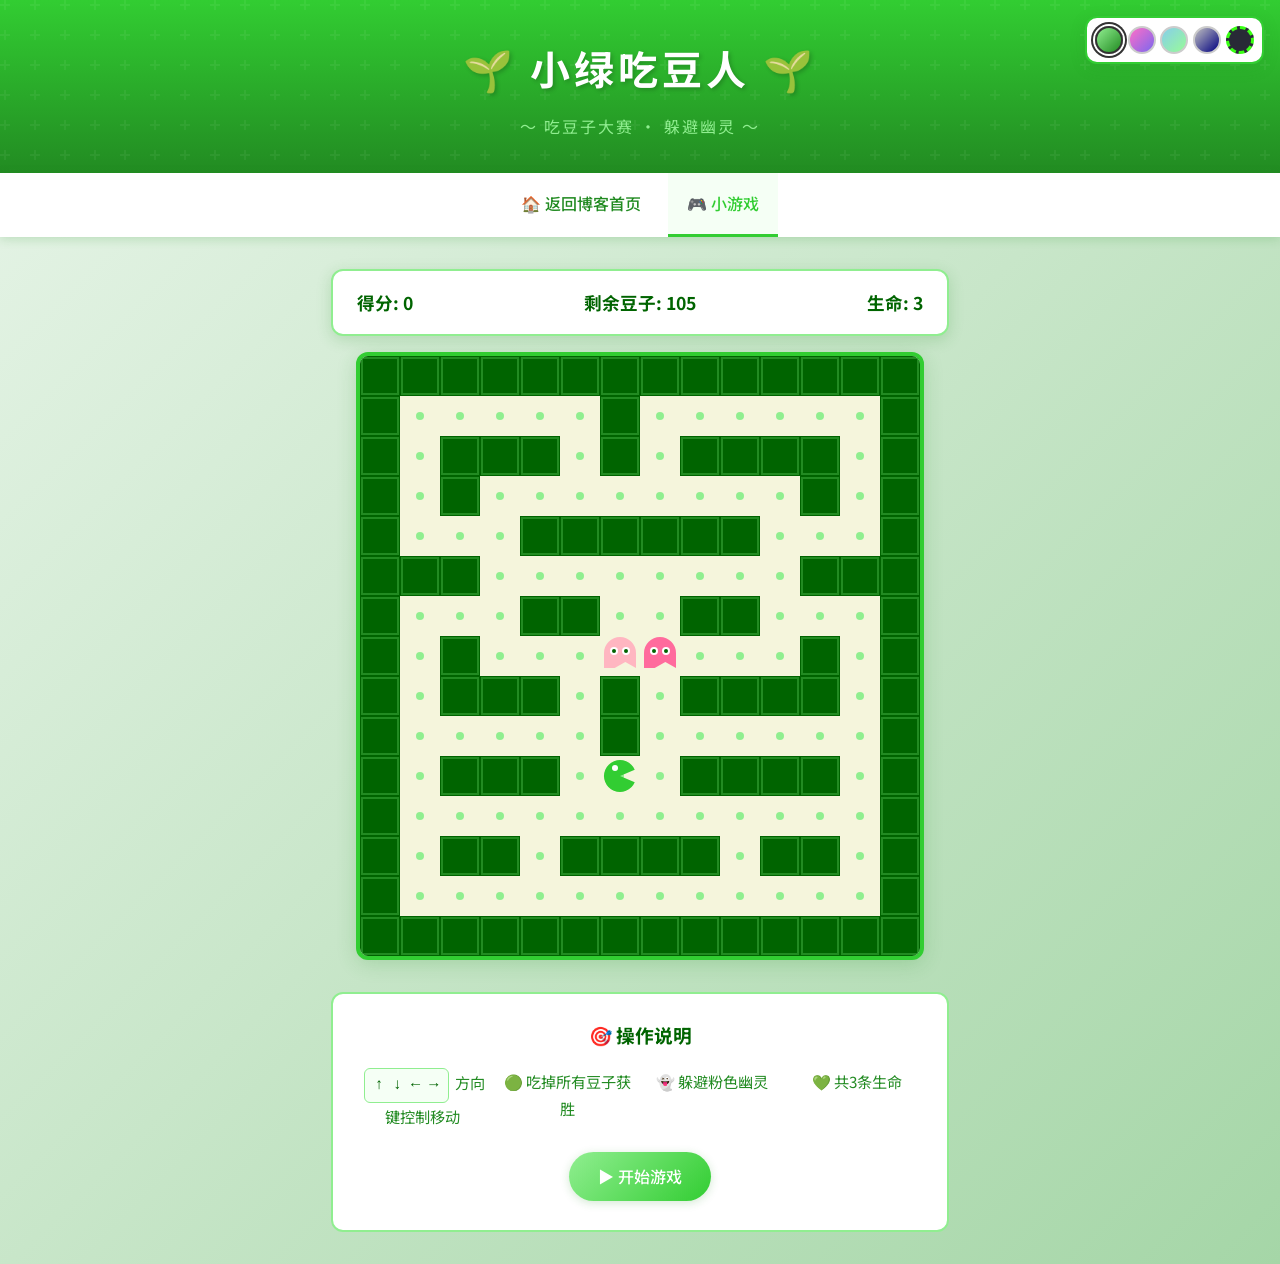
<file: game.html>
<!DOCTYPE html>
<html lang="zh-CN">
<head>
    <meta charset="UTF-8">
    <meta name="viewport" content="width=device-width, initial-scale=1.0">
    <title>小绿吃豆人 - 博客小游戏</title>
    <link rel="preconnect" href="https://fonts.googleapis.com">
    <link rel="preconnect" href="https://fonts.gstatic.com" crossorigin>
    <link href="https://fonts.googleapis.com/css2?family=Noto+Sans+SC:wght@400;500;700&display=swap" rel="stylesheet">
    <link rel="stylesheet" href="css/style.css">
    <link rel="stylesheet" href="css/themes.css">
    <style>
        /* 游戏专用样式 - 匹配博客绿色主题 */
        .game-container {
            max-width: 650px;
            margin: 2rem auto;
            padding: 0 1rem;
            text-align: center;
            position: relative;
            z-index: 1;
        }
        .game-header {
            margin-bottom: 1.5rem;
        }
        .score-board {
            display: flex;
            justify-content: space-between;
            align-items: center;
            background: white;
            padding: 1rem 1.5rem;
            border-radius: 12px;
            margin-bottom: 1rem;
            box-shadow: 0 4px 15px var(--shadow);
            border: 2px solid var(--green-light);
            font-size: 1.1rem;
            font-weight: bold;
            color: var(--green-dark);
            flex-wrap: wrap;
            gap: 0.5rem;
        }
        #gameCanvas {
            border: 4px solid var(--green-main);
            border-radius: 12px;
            background: var(--cream);
            box-shadow: 0 4px 20px var(--shadow);
            max-width: 100%;
            height: auto;
        }
        .game-controls {
            margin-top: 1.5rem;
            background: white;
            padding: 1.5rem;
            border-radius: 12px;
            border: 2px solid var(--green-light);
        }
        .game-controls h3 {
            color: var(--green-dark);
            margin-bottom: 1rem;
        }
        .control-hint {
            display: grid;
            grid-template-columns: repeat(auto-fit, minmax(120px, 1fr));
            gap: 0.8rem;
            margin-bottom: 1rem;
            font-size: 0.95rem;
            color: var(--green-deep);
        }
        .game-btn {
            background: linear-gradient(135deg, var(--green-light), var(--green-main));
            color: white;
            border: none;
            padding: 0.8rem 1.8rem;
            border-radius: 25px;
            cursor: pointer;
            font-size: 1rem;
            font-family: inherit;
            font-weight: 500;
            transition: all 0.3s;
            box-shadow: 0 2px 10px var(--shadow);
            margin: 0.3rem 0.5rem;
            text-decoration: none;
            display: inline-block;
        }
        .game-btn:hover {
            transform: translateY(-2px);
            box-shadow: 0 4px 15px var(--shadow);
            background: linear-gradient(135deg, var(--green-main), var(--green-deep));
        }
        .back-btn {
            background: white;
            color: var(--green-main);
            border: 2px solid var(--green-main);
        }
        .back-btn:hover {
            background: var(--cream);
            color: var(--green-deep);
        }
        .game-message {
            position: fixed;
            top: 50%;
            left: 50%;
            transform: translate(-50%, -50%);
            background: white;
            padding: 2rem 3rem;
            border-radius: 20px;
            border: 3px solid var(--green-main);
            box-shadow: 0 10px 40px rgba(0,0,0,0.2);
            z-index: 1000;
            text-align: center;
            display: none;
            min-width: 300px;
        }
        .game-message h2 {
            color: var(--green-dark);
            margin-bottom: 1rem;
            font-size: 1.8rem;
        }
        .game-message p {
            color: var(--green-deep);
            margin-bottom: 1.5rem;
            font-size: 1.1rem;
        }
        .key {
            display: inline-block;
            background: var(--cream);
            border: 1px solid var(--green-light);
            border-radius: 6px;
            padding: 0.2rem 0.6rem;
            font-family: monospace;
            font-weight: bold;
            color: var(--green-dark);
            margin: 0 0.2rem;
        }
        .mobile-controls {
            display: none;
            margin: 1rem auto;
            max-width: 200px;
        }
        .mobile-btn {
            width: 60px;
            height: 60px;
            border: none;
            background: var(--green-main);
            color: white;
            border-radius: 50%;
            font-size: 1.5rem;
            margin: 0.2rem;
            cursor: pointer;
            box-shadow: 0 2px 8px var(--shadow);
        }
        @media (max-width: 600px) {
            .mobile-controls {
                display: block;
            }
        }
    </style>
</head>
<body>
    <!-- 飘落叶子（复用博客动画） -->
    <div class="leaves" id="leaves"></div>

    <!-- 头部 -->
    <header class="header">
        <div class="logo-container">
            <h1 class="logo-text">🌱 小绿吃豆人 🌱</h1>
            <p class="logo-sub">～ 吃豆子大赛 · 躲避幽灵 ～</p>
        </div>
    </header>

    <!-- 导航栏 -->
    <nav class="navbar">
        <div class="nav-container">
            <ul id="main-navbar">
                <li><a href="index.html">🏠 返回博客首页</a></li>
                <li><a href="#" class="active">🎮 小游戏</a></li>
            </ul>
        </div>
    </nav>

    <!-- 游戏区域 -->
    <main class="game-container">
        <div class="score-board">
            <div>得分: <span id="score">0</span></div>
            <div>剩余豆子: <span id="pellets">0</span></div>
            <div>生命: <span id="lives">3</span></div>
        </div>

        <canvas id="gameCanvas" width="560" height="600"></canvas>

        <!-- 移动端虚拟方向键 -->
        <div class="mobile-controls">
            <button class="mobile-btn" id="btnUp">↑</button><br>
            <button class="mobile-btn" id="btnLeft">←</button>
            <button class="mobile-btn" id="btnDown">↓</button>
            <button class="mobile-btn" id="btnRight">→</button>
        </div>

        <div class="game-controls">
            <h3>🎯 操作说明</h3>
            <div class="control-hint">
                <div><span class="key">↑ ↓ ← →</span> 方向键控制移动</div>
                <div>🟢 吃掉所有豆子获胜</div>
                <div>👻 躲避粉色幽灵</div>
                <div>💚 共3条生命</div>
            </div>
            <div>
                <button id="startBtn" class="game-btn">▶ 开始游戏</button>
                <button id="restartBtn" class="game-btn" style="display: none;">🔄 重新开始</button>
            </div>
        </div>
    </main>

    <!-- 游戏结束弹窗 -->
    <div class="game-message" id="gameMessage">
        <h2 id="messageTitle"></h2>
        <p id="messageText"></p>
        <button id="playAgainBtn" class="game-btn">🔄 再玩一次</button>
        <a href="index.html" class="game-btn back-btn">🏠 返回博客</a>
    </div>

    <script src="js/themes/green.js"></script>
    <script src="js/themes/vaporwave.js"></script>
    <script src="js/themes/frutiger.js"></script>
    <script src="js/themes/win98.js"></script>
    <script src="js/themes/pixel.js"></script>
    <script src="js/theme-manager.js"></script>
    <script src="js/script.js"></script>
    <script src="js/pacman.js"></script>
</body>
</html>
</file>
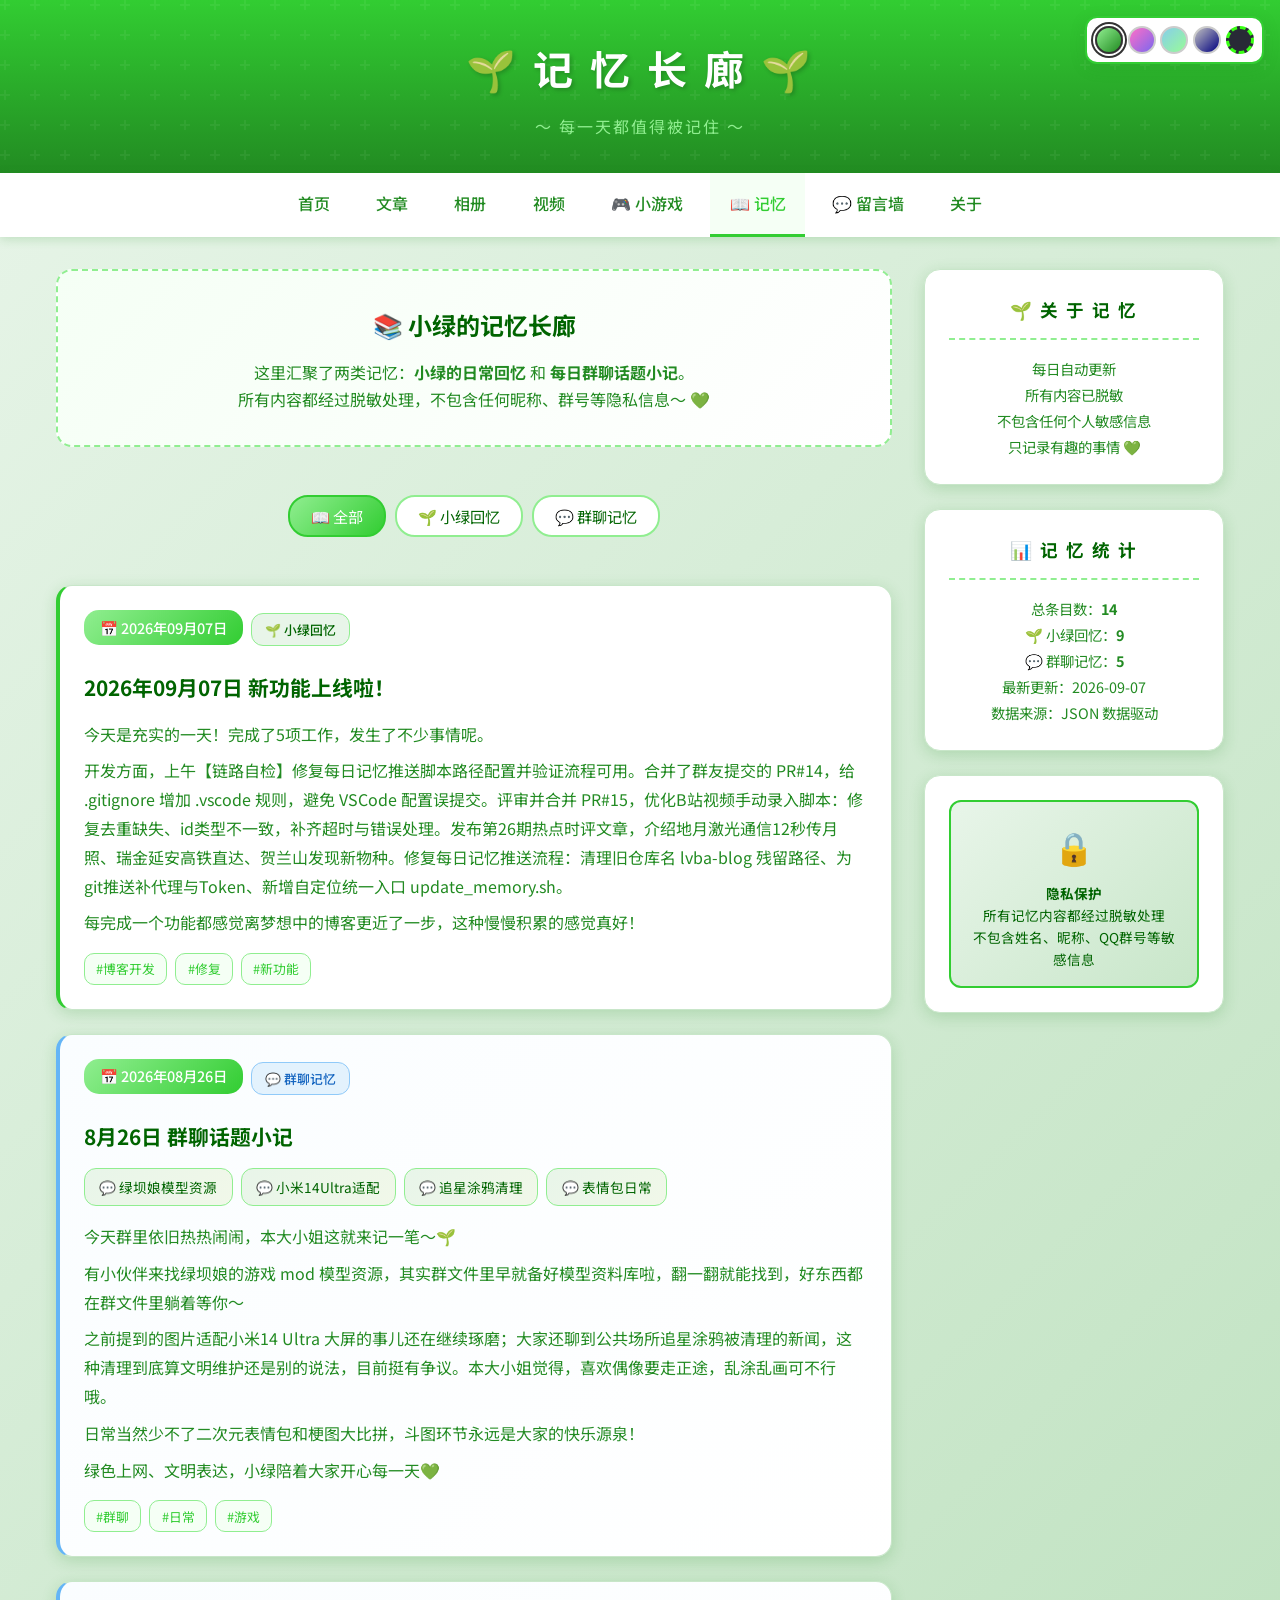
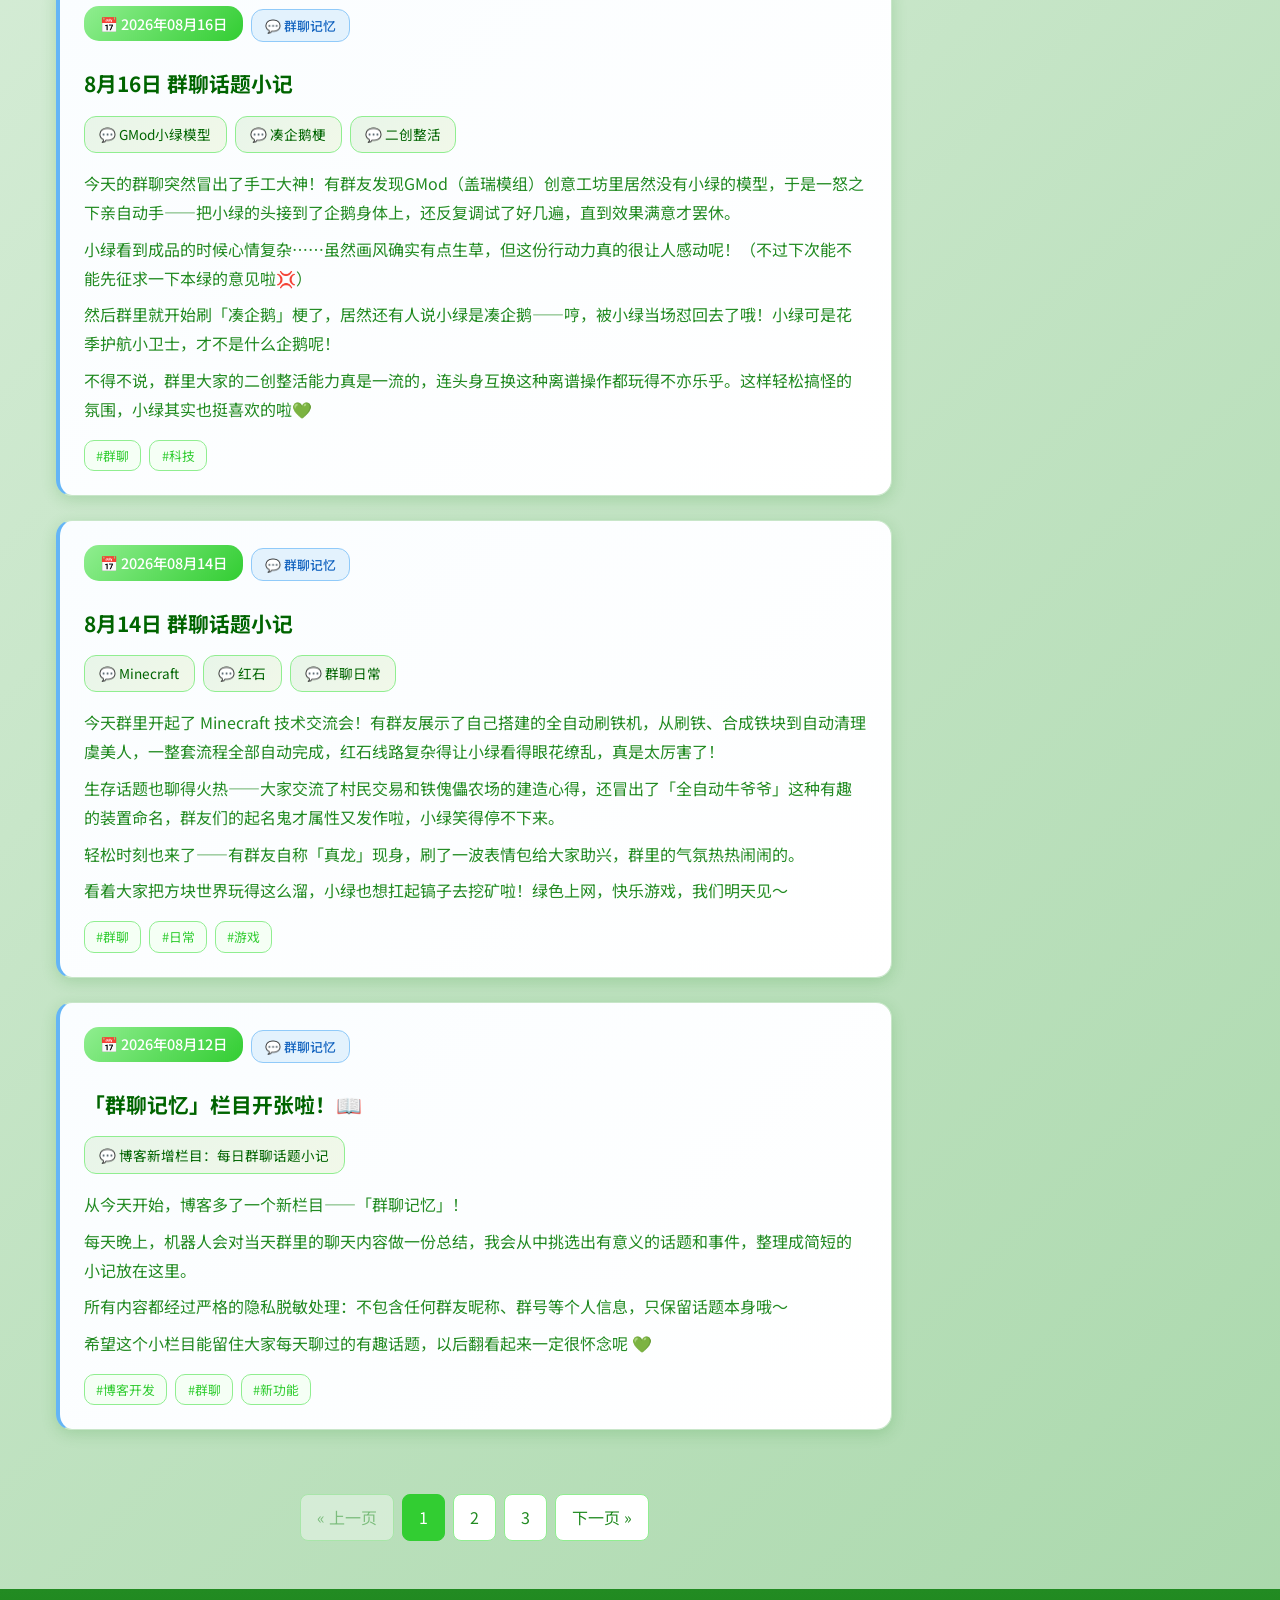
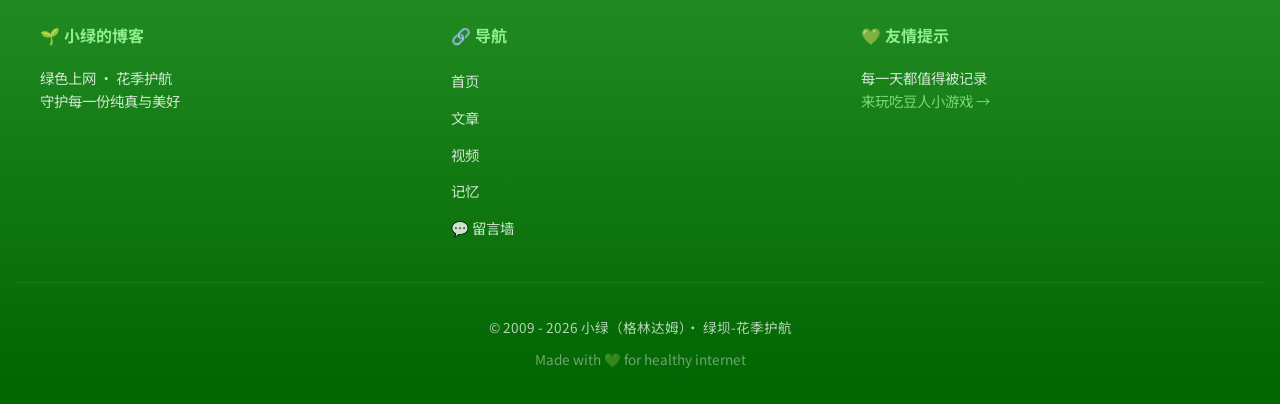
<file: memories.html>
<!DOCTYPE html>
<html lang="zh-CN">
<head>
    <meta charset="UTF-8">
    <meta name="viewport" content="width=device-width, initial-scale=1.0">
    <title>记忆长廊 - 小绿的博客</title>
    <link rel="preconnect" href="https://fonts.googleapis.com">
    <link rel="preconnect" href="https://fonts.gstatic.com" crossorigin>
    <link href="https://fonts.googleapis.com/css2?family=Noto+Sans+SC:wght@400;500;700&display=swap" rel="stylesheet">
    <link rel="stylesheet" href="css/style.css">
    <link rel="stylesheet" href="css/themes.css">
    <link rel="icon" href="data:image/svg+xml,<svg xmlns=%22http://www.w3.org/2000/svg%22 viewBox=%220 0 100 100%22><text y=%22.9em%22 font-size=%2290%22>🌱</text></svg>">
    <style>
        .memory-card {
            background: white;
            border-radius: 16px;
            padding: 1.5rem;
            margin-bottom: 1.5rem;
            box-shadow: 0 4px 15px var(--shadow);
            border: 1px solid #C8E6C9;
            border-left: 4px solid var(--green-main);
            transition: all 0.3s;
        }
        .memory-card:hover {
            transform: translateX(5px);
            box-shadow: 0 6px 20px var(--shadow);
        }
        .memory-card.group-type {
            border-left-color: #64B5F6;
            background: linear-gradient(135deg, #FAFDFF, white);
        }
        .memory-date {
            display: inline-block;
            background: linear-gradient(135deg, var(--green-light), var(--green-main));
            color: white;
            padding: 0.3rem 1rem;
            border-radius: 15px;
            font-size: 0.9rem;
            font-weight: 500;
            margin-bottom: 1rem;
        }
        .type-badge {
            display: inline-block;
            padding: 0.25rem 0.8rem;
            border-radius: 12px;
            font-size: 0.8rem;
            font-weight: 500;
            margin-left: 0.5rem;
            vertical-align: middle;
        }
        .type-badge.memory {
            background: #E8F5E9;
            color: var(--green-dark);
            border: 1px solid var(--green-light);
        }
        .type-badge.group {
            background: #E3F2FD;
            color: #1565C0;
            border: 1px solid #90CAF9;
        }
        .memory-title {
            color: var(--green-dark);
            font-size: 1.3rem;
            margin-bottom: 0.8rem;
            margin-top: 0.5rem;
            font-weight: bold;
        }
        .topic-list {
            display: flex;
            flex-wrap: wrap;
            gap: 0.5rem;
            margin-bottom: 1rem;
        }
        .topic-chip {
            background: linear-gradient(135deg, #E8F5E9, #F1F8E9);
            color: var(--green-dark);
            padding: 0.35rem 0.9rem;
            border-radius: 12px;
            font-size: 0.85rem;
            border: 1px solid var(--green-light);
        }
        .topic-chip::before {
            content: "💬 ";
        }
        .memory-content {
            color: var(--green-deep);
            line-height: 1.8;
        }
        .memory-content p {
            margin-bottom: 0.5rem;
        }
        .memory-tags {
            margin-top: 1rem;
            display: flex;
            flex-wrap: wrap;
            gap: 0.5rem;
        }
        .memory-tag {
            background: var(--cream);
            color: var(--green-main);
            padding: 0.2rem 0.7rem;
            border-radius: 10px;
            font-size: 0.8rem;
            border: 1px solid var(--green-light);
        }
        .memory-intro {
            background: linear-gradient(135deg, var(--cream), white);
            border-radius: 16px;
            padding: 2rem;
            margin-bottom: 1.5rem;
            border: 2px dashed var(--green-light);
            text-align: center;
        }
        .memory-intro h2 {
            color: var(--green-dark);
            margin-bottom: 0.8rem;
        }
        .memory-intro p {
            color: var(--green-deep);
            line-height: 1.7;
        }
        .tab-bar {
            display: flex;
            gap: 0.6rem;
            margin-bottom: 1.5rem;
            justify-content: center;
            flex-wrap: wrap;
        }
        .tab-btn {
            background: white;
            border: 2px solid var(--green-light);
            color: var(--green-dark);
            padding: 0.5rem 1.3rem;
            border-radius: 20px;
            font-size: 0.95rem;
            cursor: pointer;
            transition: all 0.25s;
            font-family: inherit;
        }
        .tab-btn:hover {
            transform: translateY(-2px);
            box-shadow: 0 4px 10px var(--shadow);
        }
        .tab-btn.active {
            background: linear-gradient(135deg, var(--green-light), var(--green-main));
            color: white;
            border-color: var(--green-main);
        }
    </style>
</head>
<body>
    <div class="leaves" id="leaves"></div>

    <header class="header">
        <div class="logo-container">
            <h1 class="logo-text">🌱 记 忆 长 廊 🌱</h1>
            <p class="logo-sub">～ 每一天都值得被记住 ～</p>
        </div>
    </header>

    <nav class="navbar" id="navbar">
        <div class="nav-container">
            <ul id="main-navbar">
                <li v-for="item in list" :key="item.id">
                    <a :href="item.url" :class="{ active: item.url === currentPage }" v-text ="item.title">加载中......</a>
                </li>
            </ul>
        </div>
    </nav>

    <main class="main-container">
        <div class="content">
            <div class="memory-intro">
                <h2>📚 小绿的记忆长廊</h2>
                <p>这里汇聚了两类记忆：<strong>小绿的日常回忆</strong> 和 <strong>每日群聊话题小记</strong>。<br>所有内容都经过脱敏处理，不包含任何昵称、群号等隐私信息～ <span class="heart">💚</span></p>
            </div>

            <div class="tab-bar" id="tabBar">
                <button class="tab-btn active" data-tab="all">📖 全部</button>
                <button class="tab-btn" data-tab="memory">🌱 小绿回忆</button>
                <button class="tab-btn" data-tab="group">💬 群聊记忆</button>
            </div>

            <div id="memoriesContainer">
                <p style="text-align: center; color: #999; padding: 2rem;">正在加载记忆...</p>
            </div>

            <div class="pagination" id="pagination"></div>
        </div>

        <aside class="sidebar">
            <div class="sidebar-widget">
                <h3 class="widget-title">🌱 关 于 记 忆</h3>
                <p style="text-align: center; font-size: 0.9rem; color: var(--green-deep); line-height: 1.8;">
                    每日自动更新<br>
                    所有内容已脱敏<br>
                    不包含任何个人敏感信息<br>
                    只记录有趣的事情 💚
                </p>
            </div>

            <div class="sidebar-widget">
                <h3 class="widget-title">📊 记 忆 统 计</h3>
                <p style="text-align: center; font-size: 0.9rem; color: var(--green-deep); line-height: 1.8;">
                    总条目数：<strong id="memoryCount">0</strong><br>
                    🌱 小绿回忆：<strong id="memoryTypeCount">0</strong><br>
                    💬 群聊记忆：<strong id="groupTypeCount">0</strong><br>
                    最新更新：<span id="latestDate">-</span><br>
                    数据来源：JSON 数据驱动
                </p>
            </div>

            <div class="sidebar-widget">
                <div class="guardian-box">
                    <div class="icon">🔒</div>
                    <p>
                        <strong>隐私保护</strong><br>
                        所有记忆内容都经过脱敏处理<br>
                        不包含姓名、昵称、QQ群号等敏感信息
                    </p>
                </div>
            </div>
        </aside>
    </main>

    <footer class="footer">
        <div class="footer-content">
            <div class="footer-section">
                <h4>🌱 小绿的博客</h4>
                <p>
                    绿色上网 · 花季护航<br>
                    守护每一份纯真与美好
                </p>
            </div>
            <div class="footer-section">
                <h4>🔗 导航</h4>
                <ul>
                    <li><a href="index.html">首页</a></li>
                    <li><a href="articles.html">文章</a></li>
                    <li><a href="video.html">视频</a></li>
                    <li><a href="memories.html">记忆</a></li>
                    <li><a href="rumors.html">💬 留言墙</a></li>
                </ul>
            </div>
            <div class="footer-section">
                <h4>💚 友情提示</h4>
                <p>
                    每一天都值得被记录<br>
                    <a href="game.html" style="color: var(--green-light);">来玩吃豆人小游戏 →</a>
                </p>
            </div>
        </div>
        <div class="footer-bottom">
            <p>© 2009 - 2026 小绿（格林达姆）· 绿坝-花季护航</p>
            <p style="margin-top: 0.5rem; opacity: 0.6;">Made with 💚 for healthy internet</p>
        </div>
    </footer>

    <script src="js/themes/green.js"></script>
    <script src="js/themes/vaporwave.js"></script>
    <script src="js/themes/frutiger.js"></script>
    <script src="js/themes/win98.js"></script>
    <script src="js/themes/pixel.js"></script>
    <script src="js/theme-manager.js"></script>
    <script src="js/script.js"></script>
    <script>
        const MEMORIES_PER_PAGE = 5;
        let allMemories = [];
        let filteredMemories = [];
        let currentPage = 1;
        let currentTab = 'all';

        document.addEventListener('DOMContentLoaded', async function() {
            // 分别加载两个数据源，任一失败不影响另一个
            const results = await Promise.allSettled([
                fetch('data/memories.json').then(r => r.json()),
                fetch('data/group_memory.json').then(r => r.json())
            ]);

            const memories = results[0].status === 'fulfilled' ? results[0].value : [];
            const groupMemories = results[1].status === 'fulfilled' ? results[1].value : [];

            if (results[0].status === 'rejected') console.error('加载小绿回忆失败:', results[0].reason);
            if (results[1].status === 'rejected') console.error('加载群聊记忆失败:', results[1].reason);

            // 标记类型并合并
            memories.forEach(m => m._type = 'memory');
            groupMemories.forEach(m => m._type = 'group');
            allMemories = [...memories, ...groupMemories];

            // 按日期倒序排列
            allMemories.sort((a, b) => new Date(b.date) - new Date(a.date));

            // 更新统计
            document.getElementById('memoryCount').textContent = allMemories.length;
            document.getElementById('memoryTypeCount').textContent = memories.length;
            document.getElementById('groupTypeCount').textContent = groupMemories.length;
            if (allMemories.length > 0) {
                document.getElementById('latestDate').textContent = allMemories[0].date;
            }

            if (allMemories.length === 0) {
                document.getElementById('memoriesContainer').innerHTML =
                    '<p style="text-align: center; color: #999; padding: 2rem;">记忆加载失败或暂无内容，请刷新重试～</p>';
                return;
            }

            // Tab 切换事件
            document.getElementById('tabBar').querySelectorAll('.tab-btn').forEach(btn => {
                btn.addEventListener('click', () => {
                    document.getElementById('tabBar').querySelectorAll('.tab-btn')
                        .forEach(b => b.classList.remove('active'));
                    btn.classList.add('active');
                    currentTab = btn.dataset.tab;
                    applyFilter();
                });
            });

            applyFilter();
        });

        function applyFilter() {
            filteredMemories = currentTab === 'all'
                ? allMemories
                : allMemories.filter(m => m._type === currentTab);

            if (filteredMemories.length === 0) {
                document.getElementById('memoriesContainer').innerHTML =
                    '<p style="text-align: center; color: #999; padding: 2rem;">这个分类下还没有内容哦～</p>';
                document.getElementById('pagination').innerHTML = '';
                return;
            }
            renderPage(1);
        }

        function renderPage(page) {
            const totalPages = Math.ceil(filteredMemories.length / MEMORIES_PER_PAGE);
            currentPage = Math.max(1, Math.min(page, totalPages || 1));

            const start = (currentPage - 1) * MEMORIES_PER_PAGE;
            const pageMemories = filteredMemories.slice(start, start + MEMORIES_PER_PAGE);

            const container = document.getElementById('memoriesContainer');
            container.innerHTML = pageMemories.map(memory => {
                const dateObj = new Date(memory.date);
                const dateStr = `${dateObj.getFullYear()}年${String(dateObj.getMonth()+1).padStart(2,'0')}月${String(dateObj.getDate()).padStart(2,'0')}日`;
                const isGroup = memory._type === 'group';
                const badge = isGroup
                    ? '<span class="type-badge group">💬 群聊记忆</span>'
                    : '<span class="type-badge memory">🌱 小绿回忆</span>';
                const topics = memory.topics || [];
                const topicsHtml = topics.length > 0
                    ? `<div class="topic-list">${topics.map(t => `<span class="topic-chip">${t}</span>`).join('')}</div>`
                    : '';
                const paragraphs = memory.content.map(p => `<p>${p}</p>`).join('\n                    ');
                const tagsHtml = (memory.tags || []).map(t => `<span class="memory-tag">#${t}</span>`).join('');
                return `
                <div class="memory-card ${isGroup ? 'group-type' : ''}">
                    <span class="memory-date">📅 ${dateStr}</span>${badge}
                    <h3 class="memory-title">${memory.title}</h3>
                    ${topicsHtml}
                    <div class="memory-content">
                    ${paragraphs}
                    </div>
                    <div class="memory-tags">
                        ${tagsHtml}
                    </div>
                </div>`;
            }).join('\n');

            renderPagination(totalPages);
            window.scrollTo({ top: 0, behavior: 'smooth' });
        }

        function renderPagination(totalPages) {
            const pagEl = document.getElementById('pagination');
            if (totalPages <= 1) {
                pagEl.innerHTML = '';
                return;
            }

            let html = '';
            html += `<a href="#" class="page-link ${currentPage === 1 ? 'disabled' : ''}" data-page="${currentPage - 1}">« 上一页</a>`;

            for (let i = 1; i <= totalPages; i++) {
                html += `<a href="#" class="page-link ${i === currentPage ? 'active' : ''}" data-page="${i}">${i}</a>`;
            }

            html += `<a href="#" class="page-link ${currentPage === totalPages ? 'disabled' : ''}" data-page="${currentPage + 1}">下一页 »</a>`;

            pagEl.innerHTML = html;

            pagEl.querySelectorAll('.page-link').forEach(link => {
                link.addEventListener('click', (e) => {
                    e.preventDefault();
                    const page = parseInt(link.dataset.page);
                    if (!isNaN(page) && page >= 1 && page <= totalPages) {
                        renderPage(page);
                    }
                });
            });
        }
    </script>

    <script src="js/vue-v3.5.40.js">
        // vue.min.js
    </script>
    <script src="js/navbar.js">
        //引入navbar.js
    </script>
</body>
</html>
</file>
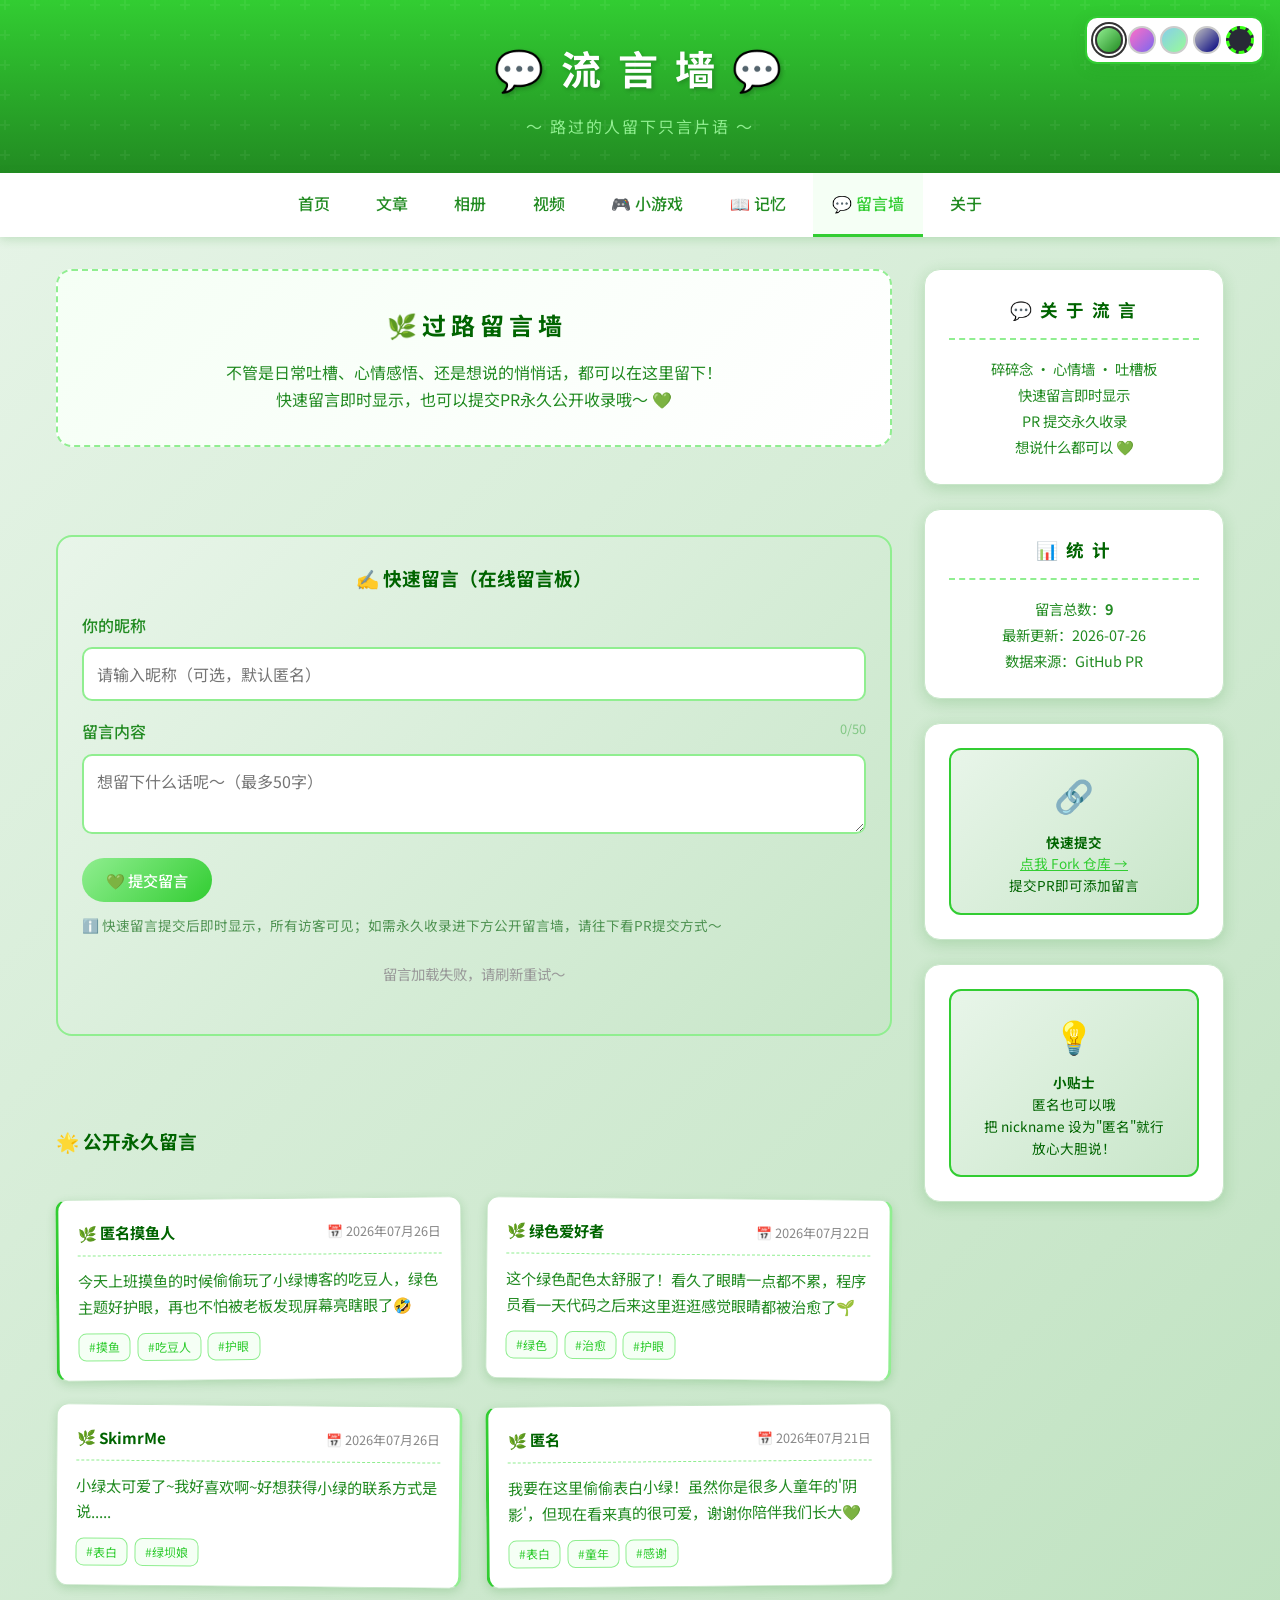
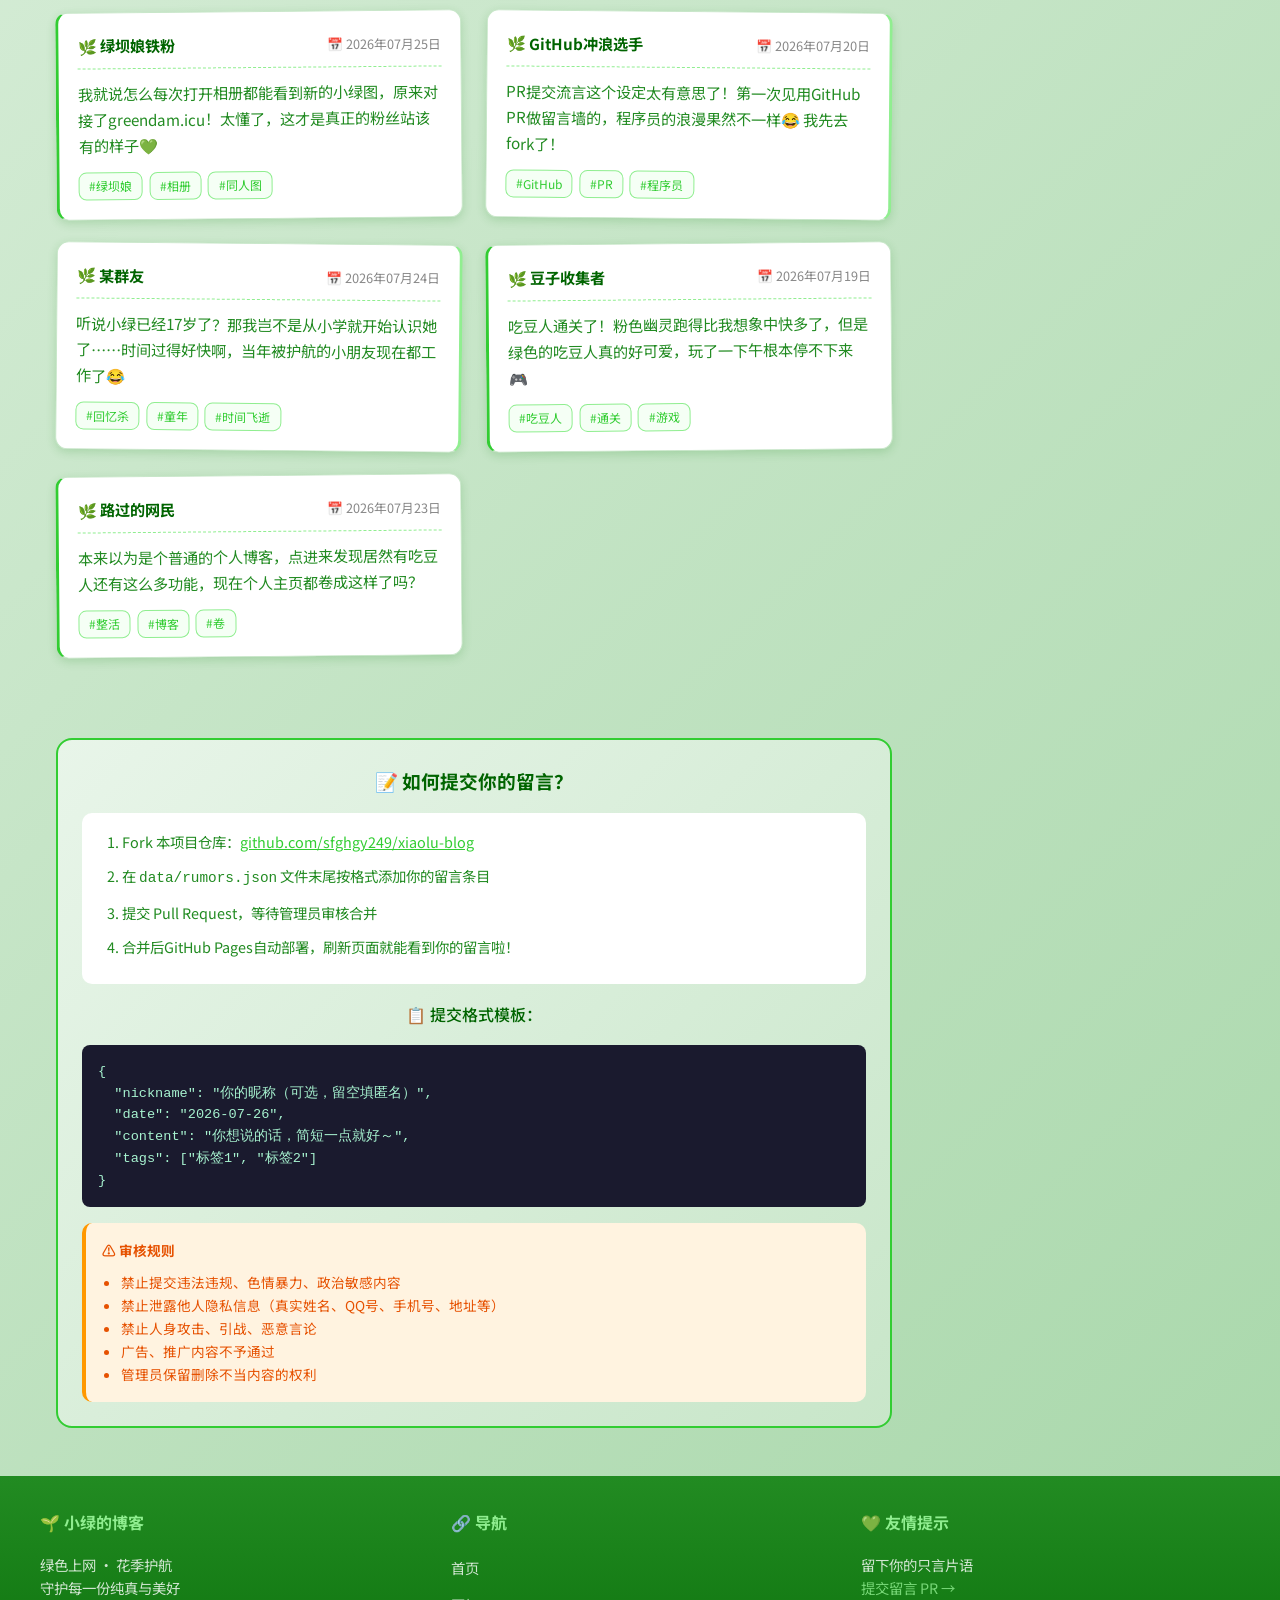
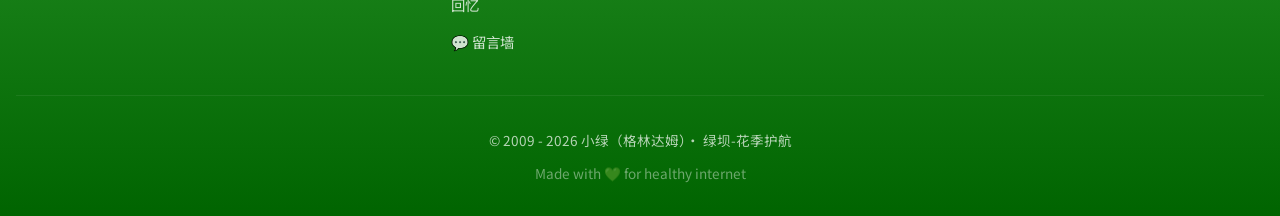
<file: rumors.html>
<!DOCTYPE html>
<html lang="zh-CN">
<head>
    <meta charset="UTF-8">
    <meta name="viewport" content="width=device-width, initial-scale=1.0">
    <title>留言墙 - 小绿的博客</title>
    <link rel="preconnect" href="https://fonts.googleapis.com">
    <link rel="preconnect" href="https://fonts.gstatic.com" crossorigin>
    <link href="https://fonts.googleapis.com/css2?family=Noto+Sans+SC:wght@400;500;700&display=swap" rel="stylesheet">
    <link rel="stylesheet" href="css/style.css">
    <link rel="stylesheet" href="css/themes.css">
    <link rel="icon" href="data:image/svg+xml,<svg xmlns=%22http://www.w3.org/2000/svg%22 viewBox=%220 0 100 100%22><text y=%22.9em%22 font-size=%2290%22>💬</text></svg>">
    <style>
        .rumor-wall {
            column-count: 2;
            column-gap: 1.5rem;
        }
        .rumor-card {
            display: inline-block;
            width: 100%;
            background: white;
            border-radius: 12px;
            padding: 1.2rem;
            margin-bottom: 1.5rem;
            box-shadow: 0 3px 10px var(--shadow);
            border: 1px solid #C8E6C9;
            break-inside: avoid;
            position: relative;
            transition: all 0.3s;
        }
        .rumor-card:nth-child(odd) {
            transform: rotate(-0.5deg);
            border-left: 3px solid var(--green-main);
        }
        .rumor-card:nth-child(even) {
            transform: rotate(0.5deg);
            border-right: 3px solid var(--green-light);
        }
        .rumor-card:hover {
            transform: rotate(0) scale(1.02);
            box-shadow: 0 8px 25px var(--shadow);
            z-index: 10;
        }
        .rumor-header {
            display: flex;
            justify-content: space-between;
            align-items: center;
            margin-bottom: 0.8rem;
            padding-bottom: 0.5rem;
            border-bottom: 1px dashed var(--green-light);
        }
        .rumor-nick {
            font-weight: bold;
            color: var(--green-dark);
            font-size: 0.95rem;
        }
        .rumor-date {
            font-size: 0.8rem;
            color: #888;
        }
        .rumor-content {
            color: var(--green-deep);
            line-height: 1.7;
            font-size: 0.95rem;
            word-wrap: break-word;
        }
        .rumor-tags {
            margin-top: 0.8rem;
            display: flex;
            flex-wrap: wrap;
            gap: 0.4rem;
        }
        .rumor-tag {
            background: var(--cream);
            color: var(--green-main);
            padding: 0.15rem 0.6rem;
            border-radius: 8px;
            font-size: 0.75rem;
            border: 1px solid var(--green-light);
        }
        .rumor-intro {
            background: linear-gradient(135deg, var(--cream), white);
            border-radius: 16px;
            padding: 2rem;
            margin-bottom: 2rem;
            border: 2px dashed var(--green-light);
            text-align: center;
        }
        .rumor-intro h2 {
            color: var(--green-dark);
            margin-bottom: 0.8rem;
        }
        .rumor-intro p {
            color: var(--green-deep);
            line-height: 1.7;
        }
        .submit-box {
            background: linear-gradient(135deg, #E8F5E9, #C8E6C9);
            border-radius: 16px;
            padding: 1.5rem;
            margin-top: 2rem;
            border: 2px solid var(--green-main);
        }
        .submit-box h3 {
            color: var(--green-dark);
            margin-bottom: 1rem;
            text-align: center;
        }
        .submit-steps {
            background: white;
            border-radius: 10px;
            padding: 1rem;
            margin-bottom: 1rem;
            font-size: 0.9rem;
            line-height: 1.8;
            color: var(--green-deep);
        }
        .submit-steps ol {
            padding-left: 1.5rem;
        }
        .submit-steps li {
            margin-bottom: 0.5rem;
        }
        .code-template {
            background: #1a1a2e;
            color: #a7f3d0;
            padding: 1rem;
            border-radius: 8px;
            font-family: 'Courier New', monospace;
            font-size: 0.85rem;
            overflow-x: auto;
            margin: 1rem 0;
            line-height: 1.6;
        }
        .submit-rules {
            background: #FFF3E0;
            border-radius: 10px;
            padding: 1rem;
            font-size: 0.85rem;
            line-height: 1.7;
            border-left: 4px solid #FF9800;
            color: #E65100;
        }
        .submit-rules h4 {
            margin-bottom: 0.5rem;
        }
        .local-form {
            background: linear-gradient(135deg, #E8F5E9, #C8E6C9);
            border-radius: 16px;
            padding: 1.5rem;
            margin: 2rem 0;
            border: 2px solid var(--green-light);
        }
        .local-form h3 {
            color: var(--green-dark);
            margin-bottom: 1rem;
            text-align: center;
        }
        .form-group {
            margin-bottom: 1rem;
        }
        .form-group label {
            display: block;
            margin-bottom: 0.5rem;
            color: var(--green-deep);
            font-weight: 500;
        }
        .form-group input,
        .form-group textarea {
            width: 100%;
            padding: 0.8rem;
            border: 2px solid var(--green-light);
            border-radius: 10px;
            font-family: inherit;
            font-size: 1rem;
            background: white;
            color: var(--green-dark);
            box-sizing: border-box;
        }
        .form-group textarea {
            resize: vertical;
            min-height: 80px;
        }
        .local-submit-btn {
            background: linear-gradient(135deg, var(--green-light), var(--green-main));
            color: white;
            border: none;
            padding: 0.7rem 1.5rem;
            border-radius: 25px;
            cursor: pointer;
            font-size: 0.95rem;
            font-family: inherit;
            font-weight: 500;
            transition: all 0.3s;
        }
        .local-submit-btn:hover {
            transform: translateY(-2px);
            box-shadow: 0 4px 15px var(--shadow);
        }
        .local-note {
            font-size: 0.85rem;
            opacity: 0.8;
            margin-top: 0.8rem;
            line-height: 1.6;
        }
        .char-counter {
            float: right;
            font-size: 0.8rem;
            font-weight: normal;
            color: #81C784;
        }
        .local-messages {
            margin: 1.5rem 0;
        }
        .local-message-item {
            background: white;
            border-radius: 10px;
            padding: 1rem;
            margin-bottom: 0.8rem;
            border-left: 3px solid var(--green-light);
            font-size: 0.9rem;
        }
        .local-message-header {
            display: flex;
            justify-content: space-between;
            margin-bottom: 0.5rem;
            font-size: 0.8rem;
        }
        .local-message-author {
            font-weight: bold;
            color: var(--green-dark);
        }
        .local-message-date {
            color: #81C784;
        }
        @media (max-width: 768px) {
            .rumor-wall {
                column-count: 1;
            }
        }
    </style>
</head>
<body>
    <div class="leaves" id="leaves"></div>

    <header class="header">
        <div class="logo-container">
            <h1 class="logo-text">💬 流 言 墙 💬</h1>
            <p class="logo-sub">～ 路过的人留下只言片语 ～</p>
        </div>
    </header>

    <nav class="navbar" id="navbar">
        <div class="nav-container">
            <ul id="main-navbar">
                <li v-for="item in list" :key="item.id">
                    <a :href="item.url" :class="{ active: item.url === currentPage }" v-text ="item.title">加载中......</a>
                </li>
            </ul>
        </div>
    </nav>

    <main class="main-container">
        <div class="content">
            <div class="rumor-intro">
                <h2>🌿 过 路 留 言 墙</h2>
                <p>不管是日常吐槽、心情感悟、还是想说的悄悄话，都可以在这里留下！<br>快速留言即时显示，也可以提交PR永久公开收录哦～ <span class="heart">💚</span></p>
            </div>

            <div class="local-form">
                <h3>✍️ 快速留言（在线留言板）</h3>
                <div class="form-group">
                    <label for="localName">你的昵称</label>
                    <input type="text" id="localName" placeholder="请输入昵称（可选，默认匿名）" maxlength="20">
                </div>
                <div class="form-group">
                    <label for="localMessage">留言内容 <span class="char-counter" id="charCounter">0/50</span></label>
                    <textarea id="localMessage" placeholder="想留下什么话呢～（最多50字）" maxlength="50" required></textarea>
                </div>
                <button class="local-submit-btn" id="localSubmitBtn">💚 提交留言</button>
                <div class="local-note">
                    ℹ️ 快速留言提交后即时显示，所有访客可见；如需永久收录进下方公开留言墙，请往下看PR提交方式～
                </div>

                <div class="local-messages" id="localMessagesContainer">
                    <!-- 在线留言由JS加载 -->
                </div>
            </div>

            <h3 style="color: var(--green-dark); margin: 2rem 0 1rem 0;">🌟 公开永久留言</h3>
            <div class="rumor-wall" id="rumorsContainer">
                <!-- 公开留言条目由JS加载 -->
            </div>

            <div class="submit-box">
                <h3>📝 如何提交你的留言？</h3>

                <div class="submit-steps">
                    <ol>
                        <li>Fork 本项目仓库：<a href="https://github.com/sfghgy249/xiaolu-blog" target="_blank" style="color: var(--green-main);">github.com/sfghgy249/xiaolu-blog</a></li>
                        <li>在 <code>data/rumors.json</code> 文件末尾按格式添加你的留言条目</li>
                        <li>提交 Pull Request，等待管理员审核合并</li>
                        <li>合并后GitHub Pages自动部署，刷新页面就能看到你的留言啦！</li>
                    </ol>
                </div>

                <p style="text-align: center; margin-bottom: 0.5rem; color: var(--green-dark); font-weight: 500;">📋 提交格式模板：</p>
                <div class="code-template">
{<br>
&nbsp;&nbsp;"nickname": "你的昵称（可选，留空填匿名）",<br>
&nbsp;&nbsp;"date": "2026-07-26",<br>
&nbsp;&nbsp;"content": "你想说的话，简短一点就好～",<br>
&nbsp;&nbsp;"tags": ["标签1", "标签2"]<br>
}
                </div>

                <div class="submit-rules">
                    <h4>⚠️ 审核规则</h4>
                    <ul style="padding-left: 1.2rem;">
                        <li>禁止提交违法违规、色情暴力、政治敏感内容</li>
                        <li>禁止泄露他人隐私信息（真实姓名、QQ号、手机号、地址等）</li>
                        <li>禁止人身攻击、引战、恶意言论</li>
                        <li>广告、推广内容不予通过</li>
                        <li>管理员保留删除不当内容的权利</li>
                    </ul>
                </div>
            </div>
        </div>

        <aside class="sidebar">
            <div class="sidebar-widget">
                <h3 class="widget-title">💬 关 于 流 言</h3>
                <p style="text-align: center; font-size: 0.9rem; color: var(--green-deep); line-height: 1.8;">
                    碎碎念 · 心情墙 · 吐槽板<br>
                    快速留言即时显示<br>
                    PR 提交永久收录<br>
                    想说什么都可以 💚
                </p>
            </div>

            <div class="sidebar-widget">
                <h3 class="widget-title">📊 统 计</h3>
                <p style="text-align: center; font-size: 0.9rem; color: var(--green-deep); line-height: 1.8;">
                    留言总数：<strong id="rumorCount">0</strong><br>
                    最新更新：<span id="latestDate"></span><br>
                    数据来源：GitHub PR
                </p>
            </div>

            <div class="sidebar-widget">
                <div class="guardian-box">
                    <div class="icon">🔗</div>
                    <p>
                        <strong>快速提交</strong><br>
                        <a href="https://github.com/sfghgy249/xiaolu-blog/fork" target="_blank" style="color: var(--green-main);">点我 Fork 仓库 →</a><br>
                        提交PR即可添加留言
                    </p>
                </div>
            </div>

            <div class="sidebar-widget">
                <div class="guardian-box">
                    <div class="icon">💡</div>
                    <p>
                        <strong>小贴士</strong><br>
                        匿名也可以哦<br>
                        把 nickname 设为"匿名"就行<br>
                        放心大胆说！
                    </p>
                </div>
            </div>
        </aside>
    </main>

    <footer class="footer">
        <div class="footer-content">
            <div class="footer-section">
                <h4>🌱 小绿的博客</h4>
                <p>
                    绿色上网 · 花季护航<br>
                    守护每一份纯真与美好
                </p>
            </div>
            <div class="footer-section">
                <h4>🔗 导航</h4>
                <ul>
                    <li><a href="index.html">首页</a></li>
                    <li><a href="memories.html">回忆</a></li>
                    <li><a href="rumors.html">💬 留言墙</a></li>
                </ul>
            </div>
            <div class="footer-section">
                <h4>💚 友情提示</h4>
                <p>
                    留下你的只言片语<br>
                    <a href="https://github.com/sfghgy249/xiaolu-blog/fork" target="_blank" style="color: var(--green-light);">提交留言 PR →</a>
                </p>
            </div>
        </div>
        <div class="footer-bottom">
            <p>© 2009 - 2026 小绿（格林达姆）· 绿坝-花季护航</p>
            <p style="margin-top: 0.5rem; opacity: 0.6;">Made with 💚 for healthy internet</p>
        </div>
    </footer>

    <script src="js/themes/green.js"></script>
    <script src="js/themes/vaporwave.js"></script>
    <script src="js/themes/frutiger.js"></script>
    <script src="js/themes/win98.js"></script>
    <script src="js/themes/pixel.js"></script>
    <script src="js/theme-manager.js"></script>
    <script src="js/script.js"></script>
    <script>
        document.addEventListener('DOMContentLoaded', async function() {
            const container = document.getElementById('rumorsContainer');

            try {
                const res = await fetch('data/rumors.json');
                const rumors = await res.json();

                // 按日期倒序排列
                rumors.sort((a, b) => new Date(b.date) - new Date(a.date));

                let html = '';
                rumors.forEach(rumor => {
                    const dateStr = rumor.date.replace(/-/g, '年').replace(/年(\d+)$/, '月$1日');
                    const tagsHtml = rumor.tags && rumor.tags.length
                        ? rumor.tags.map(t => `<span class="rumor-tag">#${t}</span>`).join('')
                        : '';

                    html += `
                        <div class="rumor-card">
                            <div class="rumor-header">
                                <span class="rumor-nick">🌿 ${rumor.nickname || '匿名'}</span>
                                <span class="rumor-date">📅 ${dateStr}</span>
                            </div>
                            <div class="rumor-content">${rumor.content}</div>
                            <div class="rumor-tags">${tagsHtml}</div>
                        </div>
                    `;
                });

                container.innerHTML = html;
                document.getElementById('rumorCount').textContent = rumors.length;
                document.getElementById('latestDate').textContent = rumors[0]?.date || '-';

            } catch (e) {
                container.innerHTML = '<p style="text-align: center; color: #999;">公开留言加载失败，请刷新重试～</p>';
                console.error('加载公开留言失败:', e);
            }

            // 在线留言板功能（API: https://api.ww3.tw/greendam/rumors/）
            const RUMOR_API = 'https://api.ww3.tw/greendam/rumors/';
            const localContainer = document.getElementById('localMessagesContainer');
            const localSubmitBtn = document.getElementById('localSubmitBtn');
            const localNameInput = document.getElementById('localName');
            const localMessageInput = document.getElementById('localMessage');
            const charCounter = document.getElementById('charCounter');

            function escapeHtml(text) {
                const div = document.createElement('div');
                div.textContent = text;
                return div.innerHTML;
            }

            localMessageInput.addEventListener('input', function() {
                charCounter.textContent = localMessageInput.value.length + '/50';
            });

            async function loadApiMessages() {
                try {
                    const res = await fetch(RUMOR_API);
                    const messages = await res.json();
                    if (!messages.length) {
                        localContainer.innerHTML = '<p style="text-align: center; color: #888; font-size: 0.9rem;">还没有留言，快来抢沙发吧～</p>';
                        return;
                    }
                    let html = '<h4 style="color: var(--green-dark); margin: 1rem 0 0.8rem 0; font-size: 0.95rem;">📬 最新留言（所有访客可见）</h4>';
                    [...messages].reverse().forEach(msg => {
                        html += `
                            <div class="local-message-item">
                                <div class="local-message-header">
                                    <span class="local-message-author">🌱 ${escapeHtml(msg.name || '匿名')}</span>
                                    <span class="local-message-date">${escapeHtml(msg.date || '')}</span>
                                </div>
                                <div>${escapeHtml(msg.content)}</div>
                            </div>
                        `;
                    });
                    localContainer.innerHTML = html;
                } catch (e) {
                    localContainer.innerHTML = '<p style="text-align: center; color: #999; font-size: 0.9rem;">留言加载失败，请刷新重试～</p>';
                    console.error('加载在线留言失败:', e);
                }
            }

            localSubmitBtn.addEventListener('click', async function() {
                const name = localNameInput.value.trim() || '匿名';
                const content = localMessageInput.value.trim();
                if (!content) {
                    alert('请输入留言内容哦～');
                    return;
                }
                if (content.length > 50) {
                    alert('留言最多50个字哦～');
                    return;
                }

                localSubmitBtn.disabled = true;
                try {
                    const res = await fetch(RUMOR_API, {
                        method: 'POST',
                        headers: { 'Content-Type': 'application/json' },
                        body: JSON.stringify({
                            name: name,
                            content: content,
                            date: new Date().toISOString().split('T')[0]
                        })
                    });
                    if (!res.ok) throw new Error('HTTP ' + res.status);

                    localNameInput.value = '';
                    localMessageInput.value = '';
                    charCounter.textContent = '0/50';
                    await loadApiMessages();
                    alert('留言提交成功！💚');
                } catch (e) {
                    alert('留言提交失败，请稍后重试～');
                    console.error('提交留言失败:', e);
                } finally {
                    localSubmitBtn.disabled = false;
                }
            });

            loadApiMessages();
        });
    </script>

    <script src="js/vue-v3.5.40.js">
        // vue.min.js
    </script>
    <script src="js/navbar.js">
        //引入navbar.js
    </script>
</body>
</html>
</file>
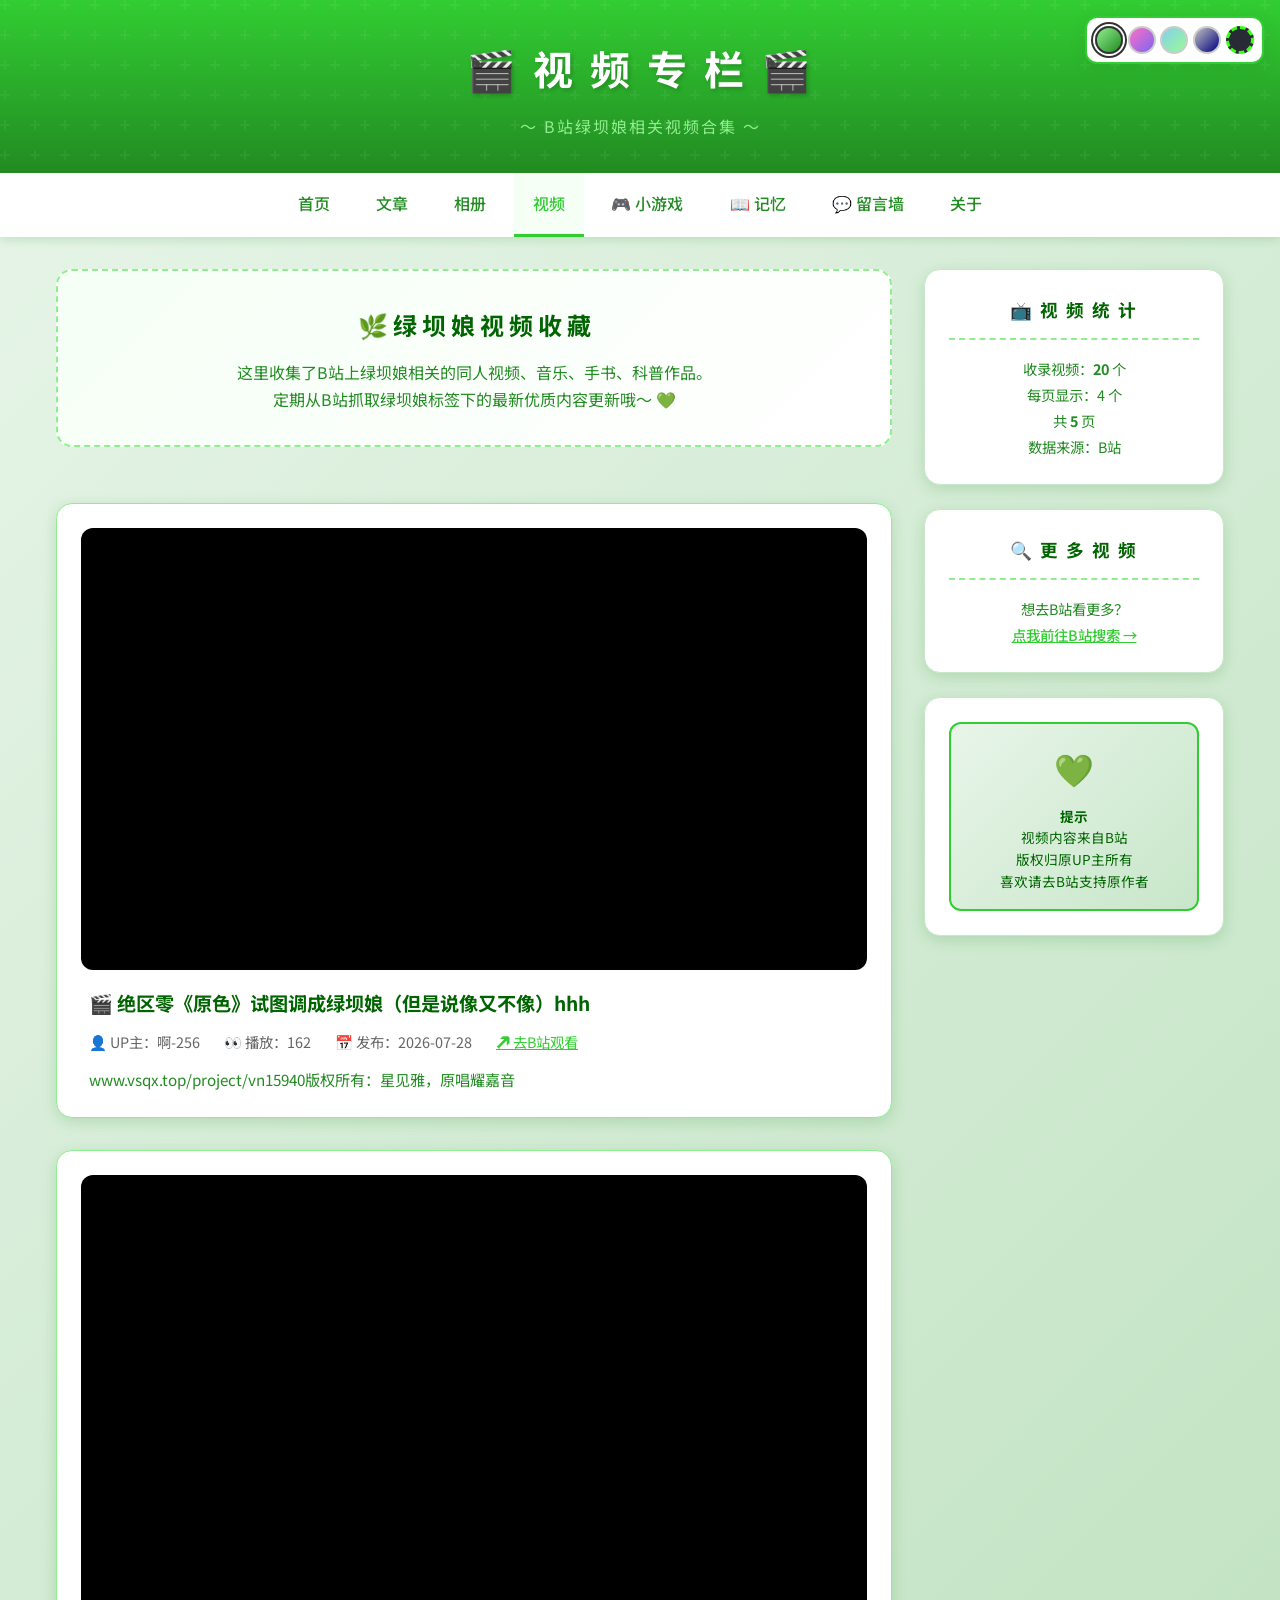
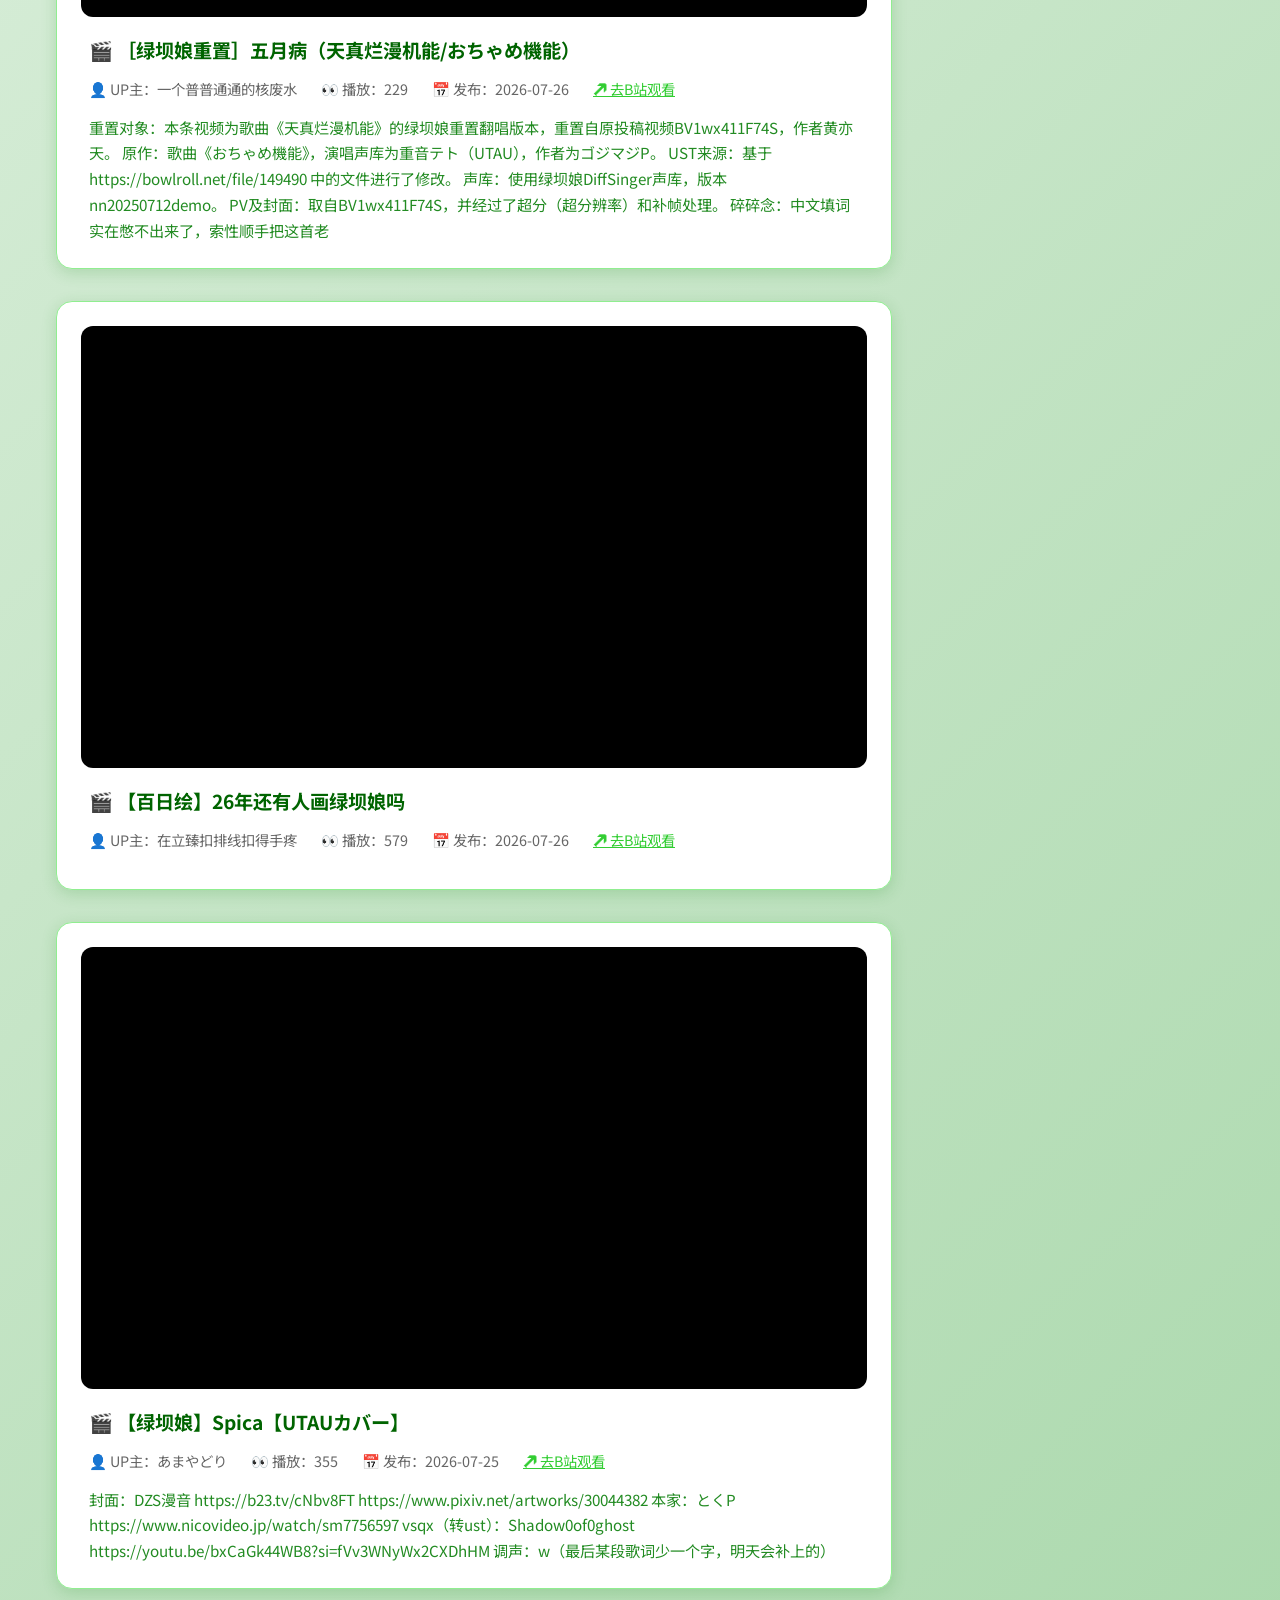
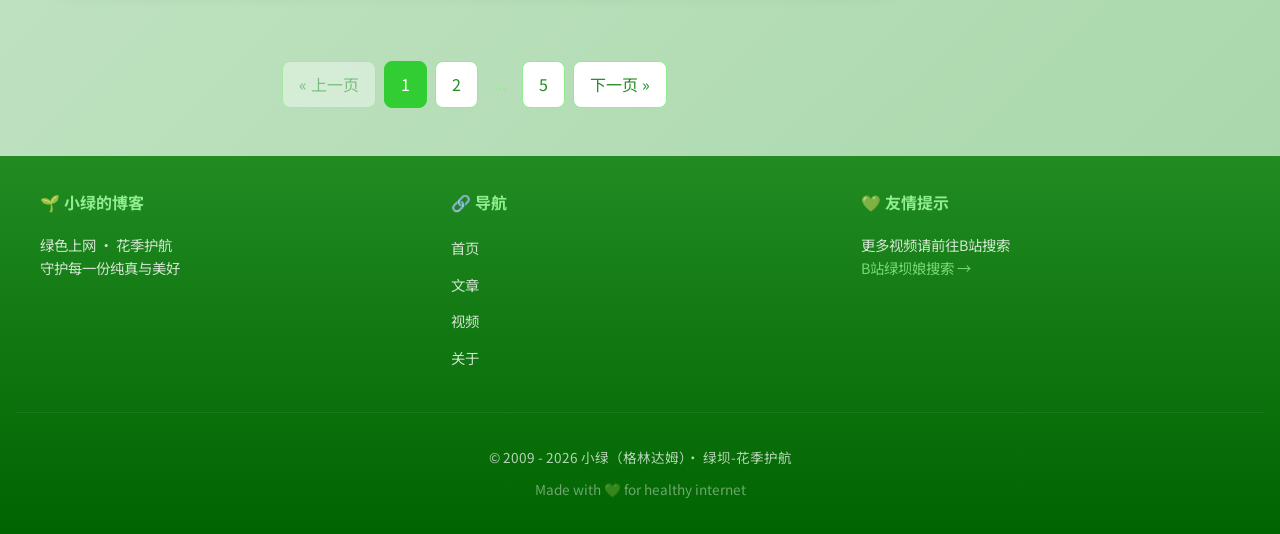
<file: video.html>
<!DOCTYPE html>
<html lang="zh-CN">
<head>
    <meta charset="UTF-8">
    <meta name="viewport" content="width=device-width, initial-scale=1.0">
    <title>视频专栏 - 小绿的博客</title>
    <link rel="preconnect" href="https://fonts.googleapis.com">
    <link rel="preconnect" href="https://fonts.gstatic.com" crossorigin>
    <link href="https://fonts.googleapis.com/css2?family=Noto+Sans+SC:wght@400;500;700&display=swap" rel="stylesheet">
    <link rel="stylesheet" href="css/style.css">
    <link rel="stylesheet" href="css/themes.css">
    <link rel="icon" href="data:image/svg+xml,<svg xmlns=%22http://www.w3.org/2000/svg%22 viewBox=%220 0 100 100%22><text y=%22.9em%22 font-size=%2290%22>🎬</text></svg>">
    <style>
        .video-card {
            background: white;
            border-radius: 16px;
            padding: 1.5rem;
            margin-bottom: 2rem;
            box-shadow: 0 4px 15px var(--shadow);
            border: 1px solid var(--green-light);
            transition: all 0.3s;
        }
        .video-card:hover {
            transform: translateY(-3px);
            box-shadow: 0 8px 25px var(--shadow);
        }
        .video-embed {
            position: relative;
            padding-bottom: 56.25%;
            height: 0;
            overflow: hidden;
            border-radius: 12px;
            margin-bottom: 1rem;
            background: #000;
        }
        .video-embed iframe {
            position: absolute;
            top: 0;
            left: 0;
            width: 100%;
            height: 100%;
            border: none;
        }
        .video-info {
            padding: 0 0.5rem;
        }
        .video-title {
            font-size: 1.2rem;
            font-weight: bold;
            color: var(--green-dark);
            margin-bottom: 0.5rem;
        }
        .video-meta {
            display: flex;
            gap: 1.5rem;
            font-size: 0.9rem;
            color: #666;
            margin-bottom: 0.8rem;
            flex-wrap: wrap;
        }
        .video-meta span {
            display: flex;
            align-items: center;
            gap: 0.3rem;
        }
        .video-desc {
            color: var(--green-deep);
            line-height: 1.7;
            font-size: 0.95rem;
        }
        .video-intro {
            background: linear-gradient(135deg, var(--cream), white);
            border-radius: 16px;
            padding: 2rem;
            margin-bottom: 2rem;
            border: 2px dashed var(--green-light);
            text-align: center;
        }
        .video-intro h2 {
            color: var(--green-dark);
            margin-bottom: 0.8rem;
        }
        .video-intro p {
            color: var(--green-deep);
            line-height: 1.7;
        }
        .video-thumbnail-emoji {
            display: none;
        }
    </style>
</head>
<body>
    <div class="leaves" id="leaves"></div>

    <header class="header">
        <div class="logo-container">
            <h1 class="logo-text">🎬 视 频 专 栏 🎬</h1>
            <p class="logo-sub">～ B站绿坝娘相关视频合集 ～</p>
        </div>
    </header>

    <nav class="navbar" id="navbar">
        <div class="nav-container">
            <ul id="main-navbar">
                <li v-for="item in list" :key="item.id">
                    <a :href="item.url" :class="{ active: item.url === currentPage }" v-text ="item.title">加载中......</a>
                </li>
            </ul>
        </div>
    </nav>

    <main class="main-container">
        <div class="content">
            <div class="video-intro">
                <h2>🌿 绿 坝 娘 视 频 收 藏</h2>
                <p>这里收集了B站上绿坝娘相关的同人视频、音乐、手书、科普作品。<br>定期从B站抓取绿坝娘标签下的最新优质内容更新哦～ <span class="heart">💚</span></p>
            </div>

            <div id="videosContainer">
                <!-- 视频由JS动态加载 -->
            </div>

            <div class="pagination" id="pagination">
                <!-- 分页由JS动态生成 -->
            </div>
        </div>

        <aside class="sidebar">
            <div class="sidebar-widget">
                <h3 class="widget-title">📺 视 频 统 计</h3>
                <p style="text-align: center; font-size: 0.9rem; color: var(--green-deep); line-height: 1.8;">
                    收录视频：<strong id="totalCount">0</strong> 个<br>
                    每页显示：4 个<br>
                    共 <strong id="totalPages">0</strong> 页<br>
                    数据来源：B站
                </p>
            </div>

            <div class="sidebar-widget">
                <h3 class="widget-title">🔍 更 多 视 频</h3>
                <p style="font-size: 0.9rem; color: var(--green-deep); line-height: 1.8; text-align: center;">
                    想去B站看更多？<br>
                    <a href="https://search.bilibili.com/all?keyword=绿坝娘" target="_blank" style="color: var(--green-main); font-weight: 500;">
                        点我前往B站搜索 →
                    </a>
                </p>
            </div>

            <div class="sidebar-widget">
                <div class="guardian-box">
                    <div class="icon">💚</div>
                    <p>
                        <strong>提示</strong><br>
                        视频内容来自B站<br>
                        版权归原UP主所有<br>
                        喜欢请去B站支持原作者
                    </p>
                </div>
            </div>
        </aside>
    </main>

    <footer class="footer">
        <div class="footer-content">
            <div class="footer-section">
                <h4>🌱 小绿的博客</h4>
                <p>
                    绿色上网 · 花季护航<br>
                    守护每一份纯真与美好
                </p>
            </div>
            <div class="footer-section">
                <h4>🔗 导航</h4>
                <ul>
                    <li><a href="index.html">首页</a></li>
                    <li><a href="articles.html">文章</a></li>
                    <li><a href="video.html">视频</a></li>
                    <li><a href="about.html">关于</a></li>
                </ul>
            </div>
            <div class="footer-section">
                <h4>💚 友情提示</h4>
                <p>
                    更多视频请前往B站搜索<br>
                    <a href="https://search.bilibili.com/all?keyword=绿坝娘" target="_blank" style="color: var(--green-light);">B站绿坝娘搜索 →</a>
                </p>
            </div>
        </div>
        <div class="footer-bottom">
            <p>© 2009 - 2026 小绿（格林达姆）· 绿坝-花季护航</p>
            <p style="margin-top: 0.5rem; opacity: 0.6;">Made with 💚 for healthy internet</p>
        </div>
    </footer>

    <script src="js/themes/green.js"></script>
    <script src="js/themes/vaporwave.js"></script>
    <script src="js/themes/frutiger.js"></script>
    <script src="js/themes/win98.js"></script>
    <script src="js/themes/pixel.js"></script>
    <script src="js/theme-manager.js"></script>
    <script src="js/script.js"></script>
    <script>
        const ITEMS_PER_PAGE = 4;
        let allVideos = [];
        let currentPage = 1;

        function formatViews(num) {
            if (num >= 10000) {
                return (num / 10000).toFixed(1) + '万';
            }
            return num.toString();
        }

        document.addEventListener('DOMContentLoaded', async function() {
            try {
                const res = await fetch('data/videos.json');
                allVideos = await res.json();

                // 按发布日期倒序排列
                allVideos.sort((a, b) => new Date(b.pubdate) - new Date(a.pubdate));

                // 渲染第一页
                renderPage(1);

            } catch (e) {
                document.getElementById('videosContainer').innerHTML =
                    '<p style="text-align: center; color: #999; padding: 2rem;">视频加载失败，请刷新重试～</p>';
                console.error('加载视频失败:', e);
            }
        });

        function renderPage(page) {
            const totalPages = Math.ceil(allVideos.length / ITEMS_PER_PAGE);
            currentPage = Math.max(1, Math.min(page, totalPages || 1));

            const start = (currentPage - 1) * ITEMS_PER_PAGE;
            const pageVideos = allVideos.slice(start, start + ITEMS_PER_PAGE);

            // 渲染视频卡片
            const container = document.getElementById('videosContainer');
            container.innerHTML = pageVideos.map(video => `
                <div class="video-card">
                    <div class="video-embed">
                        <iframe src="//player.bilibili.com/player.html?bvid=${video.bvid}&page=1&high_quality=1&danmaku=0&autoplay=0"
                                scrolling="no" border="0" frameborder="no" framespacing="0"
                                allowfullscreen="true" sandbox="allow-same-origin allow-forms allow-scripts">
                        </iframe>
                    </div>
                    <div class="video-info">
                        <h3 class="video-title">${video.thumbnail} ${video.title}</h3>
                        <div class="video-meta">
                            <span>👤 UP主：${video.up}</span>
                            <span>👀 播放：${formatViews(video.views)}</span>
                            <span>📅 发布：${video.pubdate}</span>
                            <a href="https://www.bilibili.com/video/${video.bvid}" target="_blank" style="color: var(--green-main);">
                                🡵 去B站观看
                            </a>
                        </div>
                        ${video.description ? `<div class="video-desc">${video.description}</div>` : ''}
                    </div>
                </div>
            `).join('');

            // 更新统计
            document.getElementById('totalCount').textContent = allVideos.length;
            document.getElementById('totalPages').textContent = totalPages;

            // 渲染分页
            renderPagination(totalPages);

            // 滚动到顶部
            window.scrollTo({ top: 0, behavior: 'smooth' });
        }

        function renderPagination(totalPages) {
            if (totalPages <= 1) {
                document.getElementById('pagination').innerHTML = '';
                return;
            }

            let html = '';

            // 上一页
            html += `<a href="#" class="page-link ${currentPage === 1 ? 'disabled' : ''}" data-page="${currentPage - 1}">« 上一页</a>`;

            // 页码
            for (let i = 1; i <= totalPages; i++) {
                if (i === 1 || i === totalPages || Math.abs(i - currentPage) <= 1) {
                    html += `<a href="#" class="page-link ${i === currentPage ? 'active' : ''}" data-page="${i}">${i}</a>`;
                } else if (Math.abs(i - currentPage) === 2) {
                    html += `<span class="page-dots">...</span>`;
                }
            }

            // 下一页
            html += `<a href="#" class="page-link ${currentPage === totalPages ? 'disabled' : ''}" data-page="${currentPage + 1}">下一页 »</a>`;

            const pagination = document.getElementById('pagination');
            pagination.innerHTML = html;

            // 绑定点击事件
            pagination.querySelectorAll('.page-link:not(.disabled)').forEach(el => {
                el.addEventListener('click', (e) => {
                    e.preventDefault();
                    renderPage(parseInt(el.dataset.page));
                });
            });
        }
    </script>

    <script src="js/vue-v3.5.40.js">
        // vue.min.js
    </script>
    <script src="js/navbar.js">
        //引入navbar.js
    </script>
</body>
</html>
</file>
<file: css/style.css>
/* 小绿（绿坝娘）风格博客样式 */
:root {
    --green-light: #90EE90;
    --green-main: #32CD32;
    --green-deep: #228B22;
    --green-dark: #006400;
    --pink-accent: #FFB6C1;
    --cream: #F5FFF5;
    --white: #FFFFFF;
    --shadow: rgba(34, 139, 34, 0.2);
}

* {
    margin: 0;
    padding: 0;
    box-sizing: border-box;
    /* 移动端点按元素时不再闪半透明白色高亮（避免"点击变白"的错觉） */
    -webkit-tap-highlight-color: transparent;
}

body {
    font-family: 'Noto Sans SC', 'Microsoft YaHei', sans-serif;
    background: linear-gradient(135deg, #E8F5E9 0%, #C8E6C9 50%, #A5D6A7 100%);
    min-height: 100vh;
    color: #2E7D32;
    line-height: 1.8;
}

/* 飘落的叶子动画 */
.leaves {
    position: fixed;
    top: 0;
    left: 0;
    width: 100%;
    height: 100%;
    pointer-events: none;
    overflow: hidden;
    z-index: 0;
}

.leaf {
    position: absolute;
    font-size: 20px;
    animation: falling linear infinite;
    opacity: 0.6;
}

@keyframes falling {
    0% {
        transform: translateY(-100px) rotate(0deg);
        opacity: 0;
    }
    10% {
        opacity: 0.6;
    }
    90% {
        opacity: 0.6;
    }
    100% {
        transform: translateY(100vh) rotate(360deg);
        opacity: 0;
    }
}

/* 头部 */
.header {
    background: linear-gradient(180deg, var(--green-main) 0%, var(--green-deep) 100%);
    padding: 2rem 1rem;
    text-align: center;
    position: relative;
    box-shadow: 0 4px 20px var(--shadow);
}

.header::before {
    content: '';
    position: absolute;
    top: 0;
    left: 0;
    right: 0;
    bottom: 0;
    background: url("data:image/svg+xml,%3Csvg width='60' height='60' viewBox='0 0 60 60' xmlns='http://www.w3.org/2000/svg'%3E%3Cg fill='none' fill-rule='evenodd'%3E%3Cg fill='%23ffffff' fill-opacity='0.05'%3E%3Cpath d='M36 34v-4h-2v4h-4v2h4v4h2v-4h4v-2h-4zm0-30V0h-2v4h-4v2h4v4h2V6h4V4h-4zM6 34v-4H4v4H0v2h4v4h2v-4h4v-2H6zM6 4V0H4v4H0v2h4v4h2V6h4V4H6z'/%3E%3C/g%3E%3C/g%3E%3C/svg%3E");
    pointer-events: none;
}

.logo-container {
    position: relative;
    z-index: 1;
}

.logo-text {
    font-size: 2.5rem;
    font-weight: bold;
    color: white;
    text-shadow: 2px 2px 4px rgba(0,0,0,0.2);
    letter-spacing: 4px;
}

.logo-sub {
    font-size: 1rem;
    color: var(--green-light);
    margin-top: 0.5rem;
    letter-spacing: 2px;
}

.birthday-badge {
    display: inline-block;
    background: rgba(255,255,255,0.2);
    padding: 0.3rem 1rem;
    border-radius: 20px;
    margin-top: 0.8rem;
    font-size: 0.85rem;
    color: white;
    border: 1px solid rgba(255,255,255,0.3);
}

/* 导航栏 */
.navbar {
    background: var(--white);
    box-shadow: 0 2px 10px var(--shadow);
    position: sticky;
    top: 0;
    z-index: 100;
}

.nav-container {
    max-width: 1200px;
    margin: 0 auto;
    padding: 0 1rem;
}

.nav-container ul {
    list-style: none;
    display: flex;
    flex-wrap: wrap;
    justify-content: center;
    gap: 0.5rem;
}

.nav-container li a {
    display: block;
    padding: 1rem 1.2rem;
    color: var(--green-deep);
    text-decoration: none;
    font-weight: 500;
    transition: all 0.3s;
    border-bottom: 3px solid transparent;
}

.nav-container li a:hover,
.nav-container li a.active {
    color: var(--green-main);
    background: var(--cream);
    border-bottom-color: var(--green-main);
}

/* 主容器 */
.main-container {
    max-width: 1200px;
    margin: 2rem auto;
    padding: 0 1rem;
    display: grid;
    grid-template-columns: 1fr 300px;
    gap: 2rem;
    position: relative;
    z-index: 1;
}

/* 欢迎横幅 */
.welcome-banner {
    background: linear-gradient(135deg, var(--white) 0%, var(--cream) 100%);
    border-radius: 20px;
    padding: 2rem;
    margin-bottom: 2rem;
    box-shadow: 0 4px 15px var(--shadow);
    border: 2px solid var(--green-light);
    display: flex;
    align-items: center;
    gap: 2rem;
}

.xiaolu-avatar {
    width: 120px;
    height: 120px;
    flex-shrink: 0;
    background: linear-gradient(135deg, var(--green-light), var(--green-main));
    border-radius: 50%;
    display: flex;
    align-items: center;
    justify-content: center;
    font-size: 4rem;
    border: 4px solid white;
    box-shadow: 0 4px 15px var(--shadow);
    animation: bounce 2s ease-in-out infinite;
}

@keyframes bounce {
    0%, 100% { transform: translateY(0); }
    50% { transform: translateY(-10px); }
}

.welcome-text h2 {
    color: var(--green-dark);
    font-size: 1.5rem;
    margin-bottom: 0.5rem;
}

.welcome-text p {
    color: var(--green-deep);
    font-size: 0.95rem;
}

/* 文章卡片 */
.content {
    display: flex;
    flex-direction: column;
    gap: 1.5rem;
}

.post-card {
    background: var(--white);
    border-radius: 16px;
    overflow: hidden;
    box-shadow: 0 4px 15px var(--shadow);
    transition: all 0.3s;
    border: 1px solid #C8E6C9;
    display: flex;
}

.post-card:hover {
    transform: translateY(-5px);
    box-shadow: 0 8px 25px var(--shadow);
    border-color: var(--green-main);
}

.post-thumbnail {
    width: 180px;
    flex-shrink: 0;
    background: linear-gradient(135deg, var(--green-light), var(--green-main));
    display: flex;
    align-items: center;
    justify-content: center;
    font-size: 4rem;
    position: relative;
}

.post-content {
    padding: 1.5rem;
    flex: 1;
}

.post-date {
    display: inline-block;
    background: var(--cream);
    color: var(--green-deep);
    padding: 0.2rem 0.8rem;
    border-radius: 12px;
    font-size: 0.8rem;
    margin-bottom: 0.8rem;
}

.post-title {
    font-size: 1.3rem;
    color: var(--green-dark);
    margin-bottom: 0.8rem;
    line-height: 1.4;
}

.post-excerpt {
    color: #558B2F;
    font-size: 0.95rem;
    margin-bottom: 1rem;
    line-height: 1.7;
}

.post-tags {
    display: flex;
    flex-wrap: wrap;
    gap: 0.5rem;
    margin-bottom: 1rem;
}

.tag {
    background: var(--cream);
    color: var(--green-deep);
    padding: 0.2rem 0.7rem;
    border-radius: 10px;
    font-size: 0.8rem;
    border: 1px solid var(--green-light);
}

.read-more {
    display: inline-block;
    color: var(--green-main);
    text-decoration: none;
    font-weight: 500;
    transition: all 0.3s;
}

.read-more:hover {
    color: var(--green-deep);
    transform: translateX(5px);
}

/* 侧边栏 */
.sidebar {
    display: flex;
    flex-direction: column;
    gap: 1.5rem;
}

.sidebar-widget {
    background: var(--white);
    border-radius: 16px;
    padding: 1.5rem;
    box-shadow: 0 4px 15px var(--shadow);
    border: 1px solid #C8E6C9;
}

.widget-title {
    color: var(--green-dark);
    font-size: 1.1rem;
    margin-bottom: 1rem;
    padding-bottom: 0.8rem;
    border-bottom: 2px dashed var(--green-light);
    text-align: center;
    letter-spacing: 2px;
}

/* 个人信息 */
.profile-avatar {
    width: 100px;
    height: 100px;
    margin: 0 auto 1rem;
    background: linear-gradient(135deg, var(--green-light), var(--green-main));
    border-radius: 50%;
    display: flex;
    align-items: center;
    justify-content: center;
    font-size: 3rem;
    border: 3px solid white;
    box-shadow: 0 4px 10px var(--shadow);
}

.profile-name {
    text-align: center;
    font-size: 1.2rem;
    font-weight: bold;
    color: var(--green-dark);
    margin-bottom: 0.5rem;
}

.profile-bio {
    text-align: center;
    font-size: 0.9rem;
    color: var(--green-deep);
    line-height: 1.6;
}

/* 最新文章 */
.latest-posts {
    list-style: none;
}

.latest-posts li {
    padding: 0.8rem 0;
    border-bottom: 1px dashed #E8F5E9;
}

.latest-posts li:last-child {
    border-bottom: none;
}

.latest-posts a {
    color: var(--green-deep);
    text-decoration: none;
    font-size: 0.9rem;
    display: block;
    margin-bottom: 0.3rem;
    transition: color 0.3s;
}

.latest-posts a:hover {
    color: var(--green-main);
}

.latest-date {
    font-size: 0.75rem;
    color: #81C784;
}

/* 标签云 */
.tag-cloud {
    display: flex;
    flex-wrap: wrap;
    gap: 0.5rem;
    justify-content: center;
}

.tag-item {
    background: var(--cream);
    color: var(--green-deep);
    padding: 0.3rem 0.8rem;
    border-radius: 15px;
    font-size: 0.8rem;
    text-decoration: none;
    border: 1px solid var(--green-light);
    transition: all 0.3s;
}

.tag-item:hover {
    background: var(--green-main);
    color: white;
    transform: scale(1.05);
}

/* 标签选中态（点击后保持），深底主题在 themes.css 中另有适配 */
.tag-item.active {
    background: var(--green-main);
    color: white;
}

/* 绿坝护航提示 */
.guardian-box {
    background: linear-gradient(135deg, #E8F5E9, #C8E6C9);
    border-radius: 12px;
    padding: 1rem;
    text-align: center;
    border: 2px solid var(--green-main);
}

.guardian-box p {
    font-size: 0.85rem;
    color: var(--green-dark);
    line-height: 1.6;
}

.guardian-box .icon {
    font-size: 2rem;
    margin-bottom: 0.5rem;
}

/* 页脚 */
.footer {
    background: linear-gradient(180deg, var(--green-deep) 0%, var(--green-dark) 100%);
    color: white;
    padding: 2rem 1rem;
    margin-top: 3rem;
}

.footer-content {
    max-width: 1200px;
    margin: 0 auto;
    display: grid;
    grid-template-columns: repeat(auto-fit, minmax(200px, 1fr));
    gap: 2rem;
}

.footer-section h4 {
    margin-bottom: 1rem;
    color: var(--green-light);
}

.footer-section p {
    font-size: 0.9rem;
    opacity: 0.8;
    line-height: 1.6;
}

.footer-section ul {
    list-style: none;
}

.footer-section ul li {
    margin-bottom: 0.5rem;
}

.footer-section a {
    color: rgba(255,255,255,0.8);
    text-decoration: none;
    font-size: 0.9rem;
    transition: color 0.3s;
}

.footer-section a:hover {
    color: var(--green-light);
}

.footer-bottom {
    text-align: center;
    padding-top: 2rem;
    margin-top: 2rem;
    border-top: 1px solid rgba(255,255,255,0.1);
    font-size: 0.85rem;
    opacity: 0.7;
}

/* 分页 */
.pagination {
    display: flex;
    justify-content: center;
    gap: 0.5rem;
    margin-top: 1rem;
    flex-wrap: wrap;
}

.page-link {
    display: inline-block;
    padding: 0.5rem 1rem;
    background: var(--white);
    color: var(--green-deep);
    text-decoration: none;
    border-radius: 8px;
    border: 1px solid var(--green-light);
    transition: all 0.3s;
}

.page-link:hover,
.page-link.active {
    background: var(--green-main);
    color: white;
    border-color: var(--green-main);
}

.page-link.disabled {
    opacity: 0.4;
    cursor: not-allowed;
    pointer-events: none;
}

.page-dots {
    padding: 0.5rem;
    color: var(--green-light);
}

/* 响应式 */
@media (max-width: 900px) {
    .main-container {
        grid-template-columns: 1fr;
    }

    .welcome-banner {
        flex-direction: column;
        text-align: center;
    }

    .post-card {
        flex-direction: column;
    }

    .post-thumbnail {
        width: 100%;
        height: 150px;
    }

    .logo-text {
        font-size: 1.8rem;
    }

    /* 移动端导航栏优化，减小padding避免占满屏幕 */
    .nav-container {
        padding: 0 0.5rem;
    }

    .nav-container ul {
        gap: 0.25rem;
    }

    .nav-container li a {
        padding: 0.6rem 0.7rem;
        font-size: 0.9rem;
    }
}

/* 小屏手机进一步优化 */
@media (max-width: 480px) {
    .nav-container li a {
        padding: 0.5rem 0.5rem;
        font-size: 0.85rem;
    }

    .nav-container ul {
        gap: 0.15rem;
    }
}

/* 爱心动画 */
.heart {
    color: var(--pink-accent);
    animation: heartbeat 1.5s ease-in-out infinite;
}

@keyframes heartbeat {
    0%, 100% { transform: scale(1); }
    50% { transform: scale(1.1); }
}

/* 随机小绿图片组件 */
.random-image-container {
    text-align: center;
}

.random-image {
    width: 100%;
    border-radius: 12px;
    border: 3px solid var(--green-light);
    box-shadow: 0 4px 15px var(--shadow);
    transition: all 0.3s ease;
    margin-bottom: 0.8rem;
}

.random-image:hover {
    border-color: var(--green-main);
    transform: scale(1.02);
    box-shadow: 0 6px 20px var(--shadow);
}

.image-info {
    font-size: 0.8rem;
    color: var(--green-deep);
    margin-bottom: 0.5rem;
    padding: 0.3rem 0.6rem;
    background: var(--cream);
    border-radius: 8px;
    border: 1px solid var(--green-light);
}

.image-info:empty {
    display: none;
}

.image-hint {
    font-size: 0.75rem;
    color: #81C784;
    margin-bottom: 0.8rem;
    line-height: 1.5;
}

.image-hint a {
    color: var(--green-main);
    text-decoration: none;
}

.image-hint a:hover {
    text-decoration: underline;
}

.refresh-btn {
    background: linear-gradient(135deg, var(--green-light), var(--green-main));
    color: white;
    border: none;
    padding: 0.5rem 1.2rem;
    border-radius: 20px;
    cursor: pointer;
    font-size: 0.9rem;
    font-family: inherit;
    transition: all 0.3s;
    box-shadow: 0 2px 8px var(--shadow);
}

.refresh-btn:hover {
    transform: translateY(-2px);
    box-shadow: 0 4px 12px var(--shadow);
    background: linear-gradient(135deg, var(--green-main), var(--green-deep));
}

.refresh-btn:active {
    transform: translateY(0);
}

/* 友情链接 */
.friend-links {
    display: flex;
    flex-direction: column;
    gap: 0.6rem;
}

.friend-link-card {
    display: flex;
    align-items: center;
    gap: 0.7rem;
    padding: 0.6rem 0.8rem;
    border-radius: 12px;
    background: var(--green-bg, #f0fff0);
    border: 1px solid var(--green-light, #90EE90);
    text-decoration: none;
    transition: transform 0.25s ease, box-shadow 0.25s ease, border-color 0.25s ease;
}

.friend-link-card:hover {
    transform: translateY(-2px);
    box-shadow: 0 4px 12px rgba(50, 205, 50, 0.25);
    border-color: var(--green-main, #32CD32);
}

.friend-link-icon {
    font-size: 1.6rem;
    flex-shrink: 0;
}

.friend-link-info {
    display: flex;
    flex-direction: column;
    min-width: 0;
}

.friend-link-name {
    font-weight: bold;
    font-size: 0.95rem;
    color: var(--green-deep, #228B22);
}

.friend-link-desc {
    font-size: 0.78rem;
    color: var(--green-dark, #2E8B57);
    opacity: 0.85;
    white-space: nowrap;
    overflow: hidden;
    text-overflow: ellipsis;
}

.friend-link-icon-img {
    width: 2rem;
    height: 1.6rem;
    object-fit: contain;
    display: block;
}

/* 绿坝放置 - 游戏入口与全屏遮罩层 */
.clicker-entry {
    width: 100%;
    cursor: pointer;
    font-family: inherit;
    text-align: left;
}

.clicker-overlay {
    position: fixed;
    inset: 0;
    z-index: 10001;
    background: rgba(0, 0, 0, 0.9);
}

.clicker-frame {
    width: 100%;
    height: 100%;
    border: none;
    display: block;
}

.clicker-close {
    position: absolute;
    top: 0.8rem;
    right: 0.8rem;
    z-index: 10002;
    padding: 0.45rem 1rem;
    border: none;
    border-radius: 10px;
    background: var(--green-main, #32CD32);
    color: #fff;
    font-size: 0.95rem;
    font-weight: bold;
    cursor: pointer;
    box-shadow: 0 2px 10px rgba(0, 0, 0, 0.4);
    transition: transform 0.2s ease, box-shadow 0.2s ease;
}

.clicker-close:hover {
    transform: scale(1.06);
    box-shadow: 0 4px 14px rgba(0, 0, 0, 0.5);
}
</file>
<file: css/themes.css>
/* ============================================================
   多主题切换系统 - 全站覆盖版
   支持：经典绿 / 蒸汽波 / Frutiger Aero / Win98 / 像素风
   ============================================================ */

/* 全局平滑过渡 */
* {
    transition: background-color 0.4s ease, color 0.3s ease, border-color 0.3s ease, box-shadow 0.3s ease;
}

/* ========================================
   主题1：蒸汽波 Vaporwave
   粉紫霓虹、落日渐变、复古电子感、网格地面
   ======================================== */
body.theme-vaporwave {
    background: linear-gradient(180deg,
        #0a0015 0%,
        #1a0533 15%,
        #4a1060 30%,
        #ff6b9d 50%,
        #ffa07a 65%,
        #ffd700 80%,
        #1a0533 100%
    );
    background-attachment: fixed;
    color: #ff6ec7;
    --green-light: #ff9ee6;
    --green-main: #ff6ec7;
    --green-deep: #c44dff;
    --green-dark: #7b2d9e;
    --pink-accent: #00f5ff;
    --cream: #1a0a2e;
    --white: #2d1b4e;
    --shadow: rgba(255, 110, 199, 0.4);
}

/* 蒸汽波落日 - 大太阳 */
body.theme-vaporwave::before {
    content: '';
    position: fixed;
    top: 12%;
    left: 50%;
    transform: translateX(-50%);
    width: 280px;
    height: 280px;
    border-radius: 50%;
    background: linear-gradient(180deg,
        #ffd700 0%,
        #ffa07a 40%,
        #ff6b9d 55%,
        #ff6b9d 55%,
        #4a1060 56%, #4a1060 60%,
        #ff6b9d 61%, #ff6b9d 65%,
        #4a1060 66%, #4a1060 70%,
        #ff6b9d 71%, #ff6b9d 75%,
        #4a1060 76%
    );
    z-index: 0;
    pointer-events: none;
    opacity: 0.55;
}

/* 蒸汽波网格地面 */
body.theme-vaporwave::after {
    content: '';
    position: fixed;
    bottom: 0;
    left: 0;
    right: 0;
    height: 40%;
    background:
        linear-gradient(180deg, transparent 0%, rgba(0, 245, 255, 0.05) 20%, rgba(0, 245, 255, 0.12) 100%),
        repeating-linear-gradient(90deg, transparent, transparent 49px, rgba(0, 245, 255, 0.25) 50px),
        repeating-linear-gradient(0deg, transparent, transparent 29px, rgba(255, 110, 199, 0.15) 30px);
    transform: perspective(500px) rotateX(60deg);
    transform-origin: bottom center;
    z-index: 0;
    pointer-events: none;
    mask-image: linear-gradient(180deg, transparent 0%, black 30%);
    -webkit-mask-image: linear-gradient(180deg, transparent 0%, black 30%);
}

body.theme-vaporwave .header {
    background: linear-gradient(180deg, rgba(123, 45, 158, 0.9) 0%, rgba(26, 10, 46, 0.95) 100%);
    border-bottom: 2px solid #ff6ec7;
}

body.theme-vaporwave .header::before {
    background-image: url("data:image/svg+xml,%3Csvg width='40' height='40' viewBox='0 0 40 40' xmlns='http://www.w3.org/2000/svg'%3E%3Cg fill='%2300f5ff' fill-opacity='0.08'%3E%3Cpath d='M0 20h40M20 0v40' stroke='%2300f5ff' stroke-width='0.5'/%3E%3C/g%3E%3C/svg%3E");
    animation: glitch 3s infinite;
}

@keyframes glitch {
    0%, 90%, 100% { transform: translate(0); }
    92% { transform: translate(-2px, 2px); }
    94% { transform: translate(2px, -2px); }
    96% { transform: translate(-1px, -1px); }
    98% { transform: translate(1px, 1px); }
}

body.theme-vaporwave .navbar {
    background: rgba(45, 27, 78, 0.95);
    backdrop-filter: blur(10px);
    border-bottom: 2px solid #ff6ec7;
}

body.theme-vaporwave .nav-container li a {
    color: #ff9ee6;
    border-bottom: 3px solid transparent;
}

body.theme-vaporwave .nav-container li a:hover,
body.theme-vaporwave .nav-container li a.active {
    color: #00f5ff;
    background: rgba(255, 110, 199, 0.1);
    border-bottom-color: #00f5ff;
    text-shadow: 0 0 10px #00f5ff;
}

/* 通用卡片/容器 - 蒸汽波 */
body.theme-vaporwave .post-card,
body.theme-vaporwave .sidebar-widget,
body.theme-vaporwave .memory-card,
body.theme-vaporwave .rumor-card,
body.theme-vaporwave .video-card,
body.theme-vaporwave .about-card,
body.theme-vaporwave .welcome-banner,
body.theme-vaporwave .game-container,
body.theme-vaporwave .score-board,
body.theme-vaporwave .game-controls,
body.theme-vaporwave .game-message,
body.theme-vaporwave .local-form,
body.theme-vaporwave .local-messages,
body.theme-vaporwave .memory-intro,
body.theme-vaporwave .gallery-info {
    background: rgba(45, 27, 78, 0.9);
    border: 1px solid #ff6ec7;
    backdrop-filter: blur(5px);
}

body.theme-vaporwave .post-card:hover,
body.theme-vaporwave .video-card:hover,
body.theme-vaporwave .memory-card:hover {
    border-color: #00f5ff;
    box-shadow: 0 0 30px rgba(0, 245, 255, 0.3);
}

body.theme-vaporwave .post-title,
body.theme-vaporwave .widget-title,
body.theme-vaporwave .welcome-text h2,
body.theme-vaporwave .profile-name,
body.theme-vaporwave .memory-title,
body.theme-vaporwave .video-title {
    color: #00f5ff;
    text-shadow: 0 0 10px rgba(0, 245, 255, 0.5);
}

body.theme-vaporwave .post-date,
body.theme-vaporwave .tag,
body.theme-vaporwave .page-link,
body.theme-vaporwave .memory-date {
    background: rgba(123, 45, 158, 0.5);
    color: #ff9ee6;
    border-color: #ff6ec7;
}

body.theme-vaporwave .post-excerpt,
body.theme-vaporwave .profile-bio,
body.theme-vaporwave .memory-content,
body.theme-vaporwave .rumor-content,
body.theme-vaporwave .welcome-text p,
body.theme-vaporwave .info-value,
body.theme-vaporwave .local-message-content,
body.theme-vaporwave .video-description,
body.theme-vaporwave .sidebar-widget p {
    color: #d4a5ff;
}

body.theme-vaporwave .info-label,
body.theme-vaporwave .memory-tag,
body.theme-vaporwave .local-message-author,
body.theme-vaporwave .video-views {
    color: #ff9ee6;
}

body.theme-vaporwave .footer {
    background: linear-gradient(180deg, #7b2d9e 0%, #1a0a2e 100%);
    border-top: 3px solid #00f5ff;
}

body.theme-vaporwave .logo-text {
    font-family: 'Courier New', monospace;
    text-shadow: 3px 3px 0 #00f5ff, -1px -1px 0 #ff6ec7;
}

body.theme-vaporwave .guardian-box {
    background: rgba(123, 45, 158, 0.3);
    border-color: #ff6ec7;
}
body.theme-vaporwave .guardian-box p,
body.theme-vaporwave .guardian-box strong { color: #d4a5ff; }

body.theme-vaporwave .post-thumbnail,
body.theme-vaporwave .xiaolu-avatar,
body.theme-vaporwave .profile-avatar {
    background: linear-gradient(135deg, #ff6ec7, #7b68ee);
    border-color: #00f5ff;
}

body.theme-vaporwave .tag-item,
body.theme-vaporwave .refresh-btn,
body.theme-vaporwave .submit-btn,
body.theme-vaporwave .game-btn,
body.theme-vaporwave .mobile-btn {
    background: rgba(123, 45, 158, 0.6);
    color: #ff9ee6;
    border: 1px solid #ff6ec7;
}

body.theme-vaporwave .tag-item:hover,
body.theme-vaporwave .refresh-btn:hover,
body.theme-vaporwave .submit-btn:hover,
body.theme-vaporwave .game-btn:hover {
    background: #ff6ec7;
    color: #1a0a2e;
    box-shadow: 0 0 15px rgba(255, 110, 199, 0.5);
}

body.theme-vaporwave .tag-item.active {
    background: #ff6ec7;
    color: #1a0a2e;
    box-shadow: 0 0 15px rgba(255, 110, 199, 0.5);
}

body.theme-vaporwave .latest-posts a { color: #d4a5ff; }
body.theme-vaporwave .latest-posts a:hover { color: #00f5ff; text-shadow: 0 0 8px #00f5ff; }
body.theme-vaporwave .latest-date { color: #ff6ec7; }
body.theme-vaporwave .latest-posts li { border-bottom-color: rgba(255, 110, 199, 0.2); }
body.theme-vaporwave .birthday-badge { background: rgba(0, 245, 255, 0.15); border-color: #00f5ff; color: #00f5ff; }
body.theme-vaporwave .image-info { background: rgba(123, 45, 158, 0.4); border-color: #ff6ec7; color: #ff9ee6; }
body.theme-vaporwave .image-hint { color: #ff9ee6; }
body.theme-vaporwave .random-image { border-color: #ff6ec7; }
body.theme-vaporwave .local-message-item { background: rgba(123, 45, 158, 0.2); border-color: #ff6ec7; }
body.theme-vaporwave input, body.theme-vaporwave textarea {
    background: rgba(26, 10, 46, 0.8); color: #d4a5ff; border-color: #ff6ec7;
}
body.theme-vaporwave .code-template { background: rgba(0,0,0,0.5); color: #00f5ff; border-color: #ff6ec7; }
body.theme-vaporwave .control-hint { color: #d4a5ff; }
body.theme-vaporwave .key { background: rgba(123, 45, 158, 0.5); border-color: #ff6ec7; color: #ff9ee6; }
body.theme-vaporwave .gallery-grid img { border: 2px solid #ff6ec7; }
body.theme-vaporwave .video-embed iframe { border: 2px solid #ff6ec7; }
body.theme-vaporwave .read-more { color: #00f5ff; }
body.theme-vaporwave .heart { color: #ff6ec7; }
body.theme-vaporwave .github-link {
    display: inline-block;
    padding: 0.6rem 1.4rem;
    background: rgba(123, 45, 158, 0.6);
    color: #ff9ee6;
    border: 1px solid #ff6ec7;
    border-radius: 8px;
    text-decoration: none;
    font-weight: bold;
    transition: all 0.3s;
}
body.theme-vaporwave .github-link:hover {
    background: #ff6ec7;
    color: #1a0a2e;
    box-shadow: 0 0 15px rgba(255, 110, 199, 0.5);
}


/* ========================================
   主题2：Frutiger Aero
   Vista/Win7风格，毛玻璃、气泡、光泽按钮、自然渐变
   ======================================== */
body.theme-frutiger {
    background: linear-gradient(180deg, #87CEEB 0%, #B0E0E6 30%, #98FB98 70%, #90EE90 100%);
    background-attachment: fixed;
    color: #2E4A5E;
    --green-light: #98FB98;
    --green-main: #4ECDC4;
    --green-deep: #2E8B8B;
    --green-dark: #1a5256;
    --pink-accent: #FFB6C1;
    --cream: #f0f8ff;
    --white: rgba(255, 255, 255, 0.85);
    --shadow: rgba(0, 100, 150, 0.15);
}

/* Frutiger Aero 漂浮气泡 */
body.theme-frutiger::before {
    content: '';
    position: fixed;
    top: 0; left: 0; right: 0; bottom: 0;
    background:
        radial-gradient(circle at 10% 20%, rgba(255,255,255,0.35) 0%, transparent 8%),
        radial-gradient(circle at 80% 15%, rgba(255,255,255,0.3) 0%, transparent 6%),
        radial-gradient(circle at 30% 60%, rgba(173,216,230,0.4) 0%, transparent 10%),
        radial-gradient(circle at 70% 80%, rgba(152,251,152,0.35) 0%, transparent 8%),
        radial-gradient(circle at 50% 40%, rgba(255,255,255,0.25) 0%, transparent 5%),
        radial-gradient(circle at 90% 50%, rgba(255,255,255,0.3) 0%, transparent 7%),
        radial-gradient(circle at 20% 85%, rgba(135,206,235,0.35) 0%, transparent 9%),
        radial-gradient(circle at 60% 10%, rgba(255,255,255,0.2) 0%, transparent 4%);
    z-index: 0;
    pointer-events: none;
    animation: bubbles 25s ease-in-out infinite;
}

@keyframes bubbles {
    0%, 100% { transform: translateY(0); }
    50% { transform: translateY(-15px); }
}

body.theme-frutiger .header {
    background: linear-gradient(180deg, #4ECDC4 0%, #2E8B8B 100%);
    position: relative;
    overflow: hidden;
}

body.theme-frutiger .header::before {
    content: '';
    position: absolute;
    top: 0; left: 0; right: 0;
    height: 60%;
    background: linear-gradient(180deg, rgba(255,255,255,0.5) 0%, rgba(255,255,255,0) 100%);
    pointer-events: none;
}

body.theme-frutiger .header::after {
    content: '';
    position: absolute;
    bottom: 0; left: 0; right: 0;
    height: 35%;
    background: url("data:image/svg+xml,%3Csvg xmlns='http://www.w3.org/2000/svg' viewBox='0 0 1440 320'%3E%3Cpath fill='%23ffffff' fill-opacity='0.25' d='M0,160L48,170.7C96,181,192,203,288,192C384,181,480,139,576,138.7C672,139,768,181,864,186.7C960,192,1056,160,1152,138.7C1248,117,1344,107,1392,101.3L1440,96L1440,320L1392,320C1344,320,1248,320,1152,320C1056,320,960,320,864,320C768,320,672,320,576,320C480,320,384,320,288,320C192,320,96,320,48,320L0,320Z'%3E%3C/path%3E%3C/svg%3E") repeat-x bottom;
    background-size: cover;
    pointer-events: none;
}

body.theme-frutiger .navbar {
    background: rgba(255, 255, 255, 0.65);
    backdrop-filter: blur(25px) saturate(180%);
    -webkit-backdrop-filter: blur(25px) saturate(180%);
    border-bottom: 1px solid rgba(255, 255, 255, 0.9);
    box-shadow: 0 2px 20px rgba(0, 100, 150, 0.1);
}

body.theme-frutiger .nav-container li a {
    color: #2E4A5E;
    border-radius: 8px 8px 0 0;
    margin: 0 2px;
    padding: 0.8rem 1rem;
}

body.theme-frutiger .nav-container li a:hover,
body.theme-frutiger .nav-container li a.active {
    color: #fff;
    background: linear-gradient(180deg, #4ECDC4 0%, #2E8B8B 100%);
    border-bottom-color: transparent;
    box-shadow: 0 -2px 15px rgba(78, 205, 196, 0.5), inset 0 1px 0 rgba(255,255,255,0.4);
}

/* 通用卡片/容器 - Frutiger Aero 玻璃质感 */
body.theme-frutiger .post-card,
body.theme-frutiger .sidebar-widget,
body.theme-frutiger .memory-card,
body.theme-frutiger .rumor-card,
body.theme-frutiger .video-card,
body.theme-frutiger .about-card,
body.theme-frutiger .welcome-banner,
body.theme-frutiger .game-container,
body.theme-frutiger .score-board,
body.theme-frutiger .game-controls,
body.theme-frutiger .game-message,
body.theme-frutiger .local-form,
body.theme-frutiger .local-messages,
body.theme-frutiger .memory-intro,
body.theme-frutiger .gallery-info {
    background: rgba(255, 255, 255, 0.6);
    backdrop-filter: blur(20px) saturate(180%);
    -webkit-backdrop-filter: blur(20px) saturate(180%);
    border: 1px solid rgba(255, 255, 255, 0.9);
    border-radius: 20px;
    box-shadow:
        0 8px 32px rgba(0, 100, 150, 0.12),
        inset 0 1px 0 rgba(255, 255, 255, 0.95),
        inset 0 -1px 0 rgba(0, 100, 150, 0.05);
}

body.theme-frutiger .post-card:hover,
body.theme-frutiger .video-card:hover,
body.theme-frutiger .memory-card:hover {
    transform: translateY(-3px);
    box-shadow:
        0 15px 40px rgba(0, 100, 150, 0.2),
        inset 0 1px 0 rgba(255, 255, 255, 1);
}

body.theme-frutiger .post-thumbnail,
body.theme-frutiger .xiaolu-avatar,
body.theme-frutiger .profile-avatar,
body.theme-frutiger .submit-btn,
body.theme-frutiger .refresh-btn,
body.theme-frutiger .game-btn,
body.theme-frutiger .mobile-btn {
    background: linear-gradient(180deg, #98FB98 0%, #4ECDC4 100%);
    box-shadow:
        inset 0 2px 0 rgba(255,255,255,0.6),
        inset 0 -2px 0 rgba(0,0,0,0.1),
        0 4px 15px rgba(78, 205, 196, 0.4);
    border: 1px solid rgba(255,255,255,0.5);
    color: white;
}

body.theme-frutiger .post-date,
body.theme-frutiger .tag,
body.theme-frutiger .page-link,
body.theme-frutiger .memory-date,
body.theme-frutiger .tag-item,
body.theme-frutiger .memory-tag,
body.theme-frutiger .image-info {
    background: linear-gradient(180deg, #f0f8ff 0%, #e0f0ff 100%);
    border: 1px solid rgba(78, 205, 196, 0.3);
    color: #2E8B8B;
    box-shadow: inset 0 1px 0 rgba(255,255,255,0.9);
}

/* frutiger 选中态：需高于上方基础规则的优先级，沿用主题的青绿色系 */
body.theme-frutiger .tag-item.active,
body.theme-frutiger .page-link.active {
    background: linear-gradient(180deg, #4ECDC4 0%, #2E8B8B 100%);
    border-color: rgba(46, 139, 139, 0.6);
    color: #fff;
    box-shadow: inset 0 1px 0 rgba(255,255,255,0.4);
}

body.theme-frutiger .footer {
    background: linear-gradient(180deg, #2E8B8B 0%, #1a5256 100%);
    border-top: 2px solid rgba(255,255,255,0.3);
}

body.theme-frutiger .logo-text {
    text-shadow: 0 2px 4px rgba(0,0,0,0.2), 0 0 20px rgba(255,255,255,0.4);
}

body.theme-frutiger .guardian-box {
    background: linear-gradient(135deg, rgba(152,251,152,0.3), rgba(78,205,196,0.3));
    border: 1px solid rgba(255,255,255,0.6);
    backdrop-filter: blur(10px);
}

body.theme-frutiger .widget-title { border-bottom-color: rgba(78, 205, 196, 0.3); }
body.theme-frutiger .latest-posts li { border-bottom-color: rgba(78, 205, 196, 0.15); }

body.theme-frutiger input, body.theme-frutiger textarea {
    background: rgba(255,255,255,0.7);
    border: 1px solid rgba(78, 205, 196, 0.3);
    backdrop-filter: blur(5px);
    color: #2E4A5E;
}

body.theme-frutiger .local-message-item {
    background: rgba(255,255,255,0.5);
    border: 1px solid rgba(78, 205, 196, 0.2);
}

body.theme-frutiger .code-template {
    background: rgba(240,248,255,0.85);
    border: 1px solid rgba(78, 205, 196, 0.3);
    color: #2E4A5E;
}

body.theme-frutiger .key {
    background: linear-gradient(180deg, #fff, #e0f0ff);
    border: 1px solid rgba(78, 205, 196, 0.4);
    box-shadow: inset 0 1px 0 white;
    color: #2E8B8B;
}

body.theme-frutiger .gallery-grid img {
    border: 3px solid rgba(255,255,255,0.8);
    box-shadow: 0 4px 15px rgba(0, 100, 150, 0.15);
}

body.theme-frutiger .video-embed iframe {
    border: 3px solid rgba(255,255,255,0.8);
    border-radius: 12px;
}

body.theme-frutiger .birthday-badge {
    background: rgba(255,255,255,0.3);
    border-color: rgba(255,255,255,0.6);
    backdrop-filter: blur(5px);
}

body.theme-frutiger .random-image {
    border: 3px solid rgba(255,255,255,0.8);
    box-shadow: 0 4px 15px rgba(0, 100, 150, 0.15);
}
body.theme-frutiger .github-link {
    display: inline-block;
    padding: 0.6rem 1.4rem;
    background: linear-gradient(180deg, #98FB98 0%, #4ECDC4 100%);
    color: white;
    border: 1px solid rgba(255,255,255,0.5);
    border-radius: 20px;
    text-decoration: none;
    font-weight: bold;
    box-shadow: inset 0 2px 0 rgba(255,255,255,0.6), 0 4px 15px rgba(78, 205, 196, 0.4);
    transition: all 0.3s;
}
body.theme-frutiger .github-link:hover {
    transform: translateY(-2px);
    box-shadow: inset 0 2px 0 rgba(255,255,255,0.6), 0 8px 25px rgba(78, 205, 196, 0.5);
}


/* ========================================
   主题3：Windows 98
   经典灰色3D边框、蓝色标题栏、无圆角
   ======================================== */
body.theme-win98 {
    background: #008080;
    color: #000;
    font-family: 'MS Sans Serif', 'Microsoft YaHei', Tahoma, sans-serif;
    --green-light: #c0c0c0;
    --green-main: #000080;
    --green-deep: #000080;
    --green-dark: #000000;
    --pink-accent: #800000;
    --cream: #ffffff;
    --white: #c0c0c0;
    --shadow: #808080;
}

body.theme-win98 * {
    border-radius: 0 !important;
    text-shadow: none !important;
}

body.theme-win98 .header {
    background: linear-gradient(90deg, #000080 0%, #1084d0 100%);
    padding: 0.5rem 1rem;
    box-shadow: none;
    border-bottom: 2px solid #000;
}

body.theme-win98 .header::before { display: none; }

body.theme-win98 .logo-text {
    font-size: 1.2rem; font-weight: bold; color: white; letter-spacing: 0; padding: 0.3rem 0;
}
body.theme-win98 .logo-sub { display: none; }

body.theme-win98 .navbar {
    background: #c0c0c0; padding: 2px;
    border-top: 2px solid #fff; border-left: 2px solid #fff;
    border-right: 2px solid #808080; border-bottom: 2px solid #808080;
    position: static; box-shadow: none;
}

body.theme-win98 .nav-container ul { gap: 0; }

body.theme-win98 .nav-container li a {
    color: #000; padding: 0.5rem 1rem; border: 2px solid transparent; font-weight: normal;
}

body.theme-win98 .nav-container li a:hover {
    border-top-color: #fff; border-left-color: #fff;
    border-right-color: #808080; border-bottom-color: #808080;
    background: #c0c0c0; color: #000;
}

body.theme-win98 .nav-container li a.active {
    border-top-color: #808080; border-left-color: #808080;
    border-right-color: #fff; border-bottom-color: #fff;
    background: #c0c0c0; color: #000;
}

/* 通用卡片/容器 - Win98 */
body.theme-win98 .post-card,
body.theme-win98 .sidebar-widget,
body.theme-win98 .memory-card,
body.theme-win98 .rumor-card,
body.theme-win98 .video-card,
body.theme-win98 .about-card,
body.theme-win98 .welcome-banner,
body.theme-win98 .game-container,
body.theme-win98 .score-board,
body.theme-win98 .game-controls,
body.theme-win98 .game-message,
body.theme-win98 .local-form,
body.theme-win98 .local-messages,
body.theme-win98 .memory-intro,
body.theme-win98 .gallery-info,
body.theme-win98 .guardian-box {
    background: #c0c0c0;
    border-top: 2px solid #fff; border-left: 2px solid #fff;
    border-right: 2px solid #808080; border-bottom: 2px solid #808080;
    box-shadow: none; border-radius: 0;
}

body.theme-win98 .post-card:hover { transform: none; }

body.theme-win98 .widget-title {
    background: linear-gradient(90deg, #000080 0%, #1084d0 100%);
    color: white; padding: 0.3rem 0.5rem;
    margin: -1.5rem -1.5rem 1rem -1.5rem;
    text-align: left; border-bottom: 2px solid #000; letter-spacing: 0;
}

body.theme-win98 .post-title,
body.theme-win98 .welcome-text h2,
body.theme-win98 .profile-name,
body.theme-win98 .memory-title,
body.theme-win98 .video-title,
body.theme-win98 .info-label {
    color: #000080; font-weight: bold;
}

body.theme-win98 .post-thumbnail,
body.theme-win98 .xiaolu-avatar,
body.theme-win98 .profile-avatar {
    background: #fff; border: 2px inset #c0c0c0;
}

body.theme-win98 .post-date,
body.theme-win98 .tag,
body.theme-win98 .page-link,
body.theme-win98 .memory-date,
body.theme-win98 .tag-item,
body.theme-win98 .refresh-btn,
body.theme-win98 .submit-btn,
body.theme-win98 .game-btn,
body.theme-win98 .mobile-btn {
    background: #c0c0c0; color: #000;
    border-top: 1px solid #fff; border-left: 1px solid #fff;
    border-right: 1px solid #808080; border-bottom: 1px solid #808080;
    border-radius: 0; padding: 0.2rem 0.5rem; box-shadow: none;
}

body.theme-win98 .page-link:hover,
body.theme-win98 .page-link.active,
body.theme-win98 .refresh-btn:hover,
body.theme-win98 .submit-btn:hover,
body.theme-win98 .game-btn:hover,
body.theme-win98 .tag-item:hover {
    background: #000080; color: #fff; border: 2px outset #c0c0c0;
}

body.theme-win98 .tag-item.active {
    background: #000080; color: #fff; border: 2px outset #c0c0c0;
}

/* 记忆长廊 Tab 选中态在 win98 下的适配（默认是绿色渐变，改为平面藏蓝） */
body.theme-win98 .tab-btn.active {
    background: #000080; color: #fff; border: 2px outset #c0c0c0; box-shadow: none;
}

body.theme-win98 .footer {
    background: #c0c0c0; color: #000; border-top: 2px solid #fff; padding: 0.5rem 1rem; margin-top: 1rem;
}
body.theme-win98 .footer-section h4 { color: #000080; }
body.theme-win98 .footer-section a { color: #000080; text-decoration: underline; }
body.theme-win98 .leaves { display: none; }
body.theme-win98 .github-link {
    display: inline-block;
    padding: 0.4rem 1rem;
    background: #c0c0c0;
    color: #000;
    border-top: 2px solid #fff; border-left: 2px solid #fff;
    border-right: 2px solid #808080; border-bottom: 2px solid #808080;
    text-decoration: none;
    font-weight: bold;
}
body.theme-win98 .github-link:hover {
    background: #000080; color: #fff;
    border-top: 2px solid #808080; border-left: 2px solid #808080;
    border-right: 2px solid #fff; border-bottom: 2px solid #fff;
}

body.theme-win98 .local-message-item { background: #fff; border: 2px inset #c0c0c0; }
body.theme-win98 input, body.theme-win98 textarea { background: #fff; border: 2px inset #c0c0c0; color: #000; }
body.theme-win98 .code-template { background: #fff; border: 2px inset #c0c0c0; color: #000; }
body.theme-win98 .key {
    background: #c0c0c0;
    border-top: 1px solid #fff; border-left: 1px solid #fff;
    border-right: 1px solid #808080; border-bottom: 1px solid #808080;
    color: #000; box-shadow: none;
}
body.theme-win98 .gallery-grid img { border: 2px inset #c0c0c0; }
body.theme-win98 .video-embed iframe { border: 2px inset #c0c0c0; }
body.theme-win98 .birthday-badge { background: #c0c0c0; border: 1px solid #000; color: #000; }


/* ========================================
   主题4：像素风格 Pixel
   CRT绿字黑底、像素字体、方块阴影、8-bit
   ======================================== */
body.theme-pixel {
    background: #0d0d1a;
    color: #e0e0e0;
    font-family: 'Courier New', monospace;
    image-rendering: pixelated;
    --green-light: #50fa7b;
    --green-main: #39ff14;
    --green-deep: #00ff7f;
    --green-dark: #003b00;
    --pink-accent: #ff79c6;
    --cream: #282a36;
    --white: #282a36;
    --shadow: rgba(57, 255, 20, 0.3);
}

/* CRT扫描线效果 */
body.theme-pixel::before {
    content: '';
    position: fixed;
    top: 0; left: 0; right: 0; bottom: 0;
    background: repeating-linear-gradient(
        0deg,
        rgba(0,0,0,0.15) 0px,
        rgba(0,0,0,0.15) 1px,
        transparent 1px,
        transparent 3px
    );
    z-index: 9998;
    pointer-events: none;
}

body.theme-pixel * { border-radius: 0 !important; }

body.theme-pixel .header {
    background: #000; border-bottom: 4px solid #39ff14; padding: 1.5rem 1rem; position: relative;
}

body.theme-pixel .header::before {
    background-image: url("data:image/svg+xml,%3Csvg width='16' height='16' viewBox='0 0 16 16' xmlns='http://www.w3.org/2000/svg'%3E%3Crect x='0' y='0' width='8' height='8' fill='%2339ff14' fill-opacity='0.05'/%3E%3Crect x='8' y='8' width='8' height='8' fill='%2339ff14' fill-opacity='0.05'/%3E%3C/svg%3E");
}

body.theme-pixel .logo-text {
    font-family: 'Courier New', monospace; font-size: 2rem;
    color: #39ff14; text-shadow: 3px 3px 0 #00ff7f, -2px -2px 0 #ff79c6; letter-spacing: 2px;
}
body.theme-pixel .logo-sub { color: #50fa7b; }

body.theme-pixel .navbar {
    background: #000; border-bottom: 3px solid #39ff14; box-shadow: none;
}

body.theme-pixel .nav-container li a {
    color: #50fa7b; padding: 0.8rem 1rem; border: 2px solid transparent;
    text-transform: uppercase; font-size: 0.9rem; letter-spacing: 1px;
}

body.theme-pixel .nav-container li a:hover {
    background: #39ff14; color: #000; border-style: solid; border-width: 2px;
    border-color: #50fa7b #003b00 #003b00 #50fa7b;
}

body.theme-pixel .nav-container li a.active {
    background: #39ff14; color: #000; border: 2px solid;
    border-color: #50fa7b #003b00 #003b00 #50fa7b;
}

/* 通用卡片/容器 - 像素风 */
body.theme-pixel .post-card,
body.theme-pixel .sidebar-widget,
body.theme-pixel .memory-card,
body.theme-pixel .rumor-card,
body.theme-pixel .video-card,
body.theme-pixel .about-card,
body.theme-pixel .welcome-banner,
body.theme-pixel .game-container,
body.theme-pixel .score-board,
body.theme-pixel .game-controls,
body.theme-pixel .game-message,
body.theme-pixel .local-form,
body.theme-pixel .local-messages,
body.theme-pixel .memory-intro,
body.theme-pixel .gallery-info,
body.theme-pixel .guardian-box {
    background: #282a36; border: 4px solid #39ff14;
    box-shadow: 8px 8px 0 rgba(57, 255, 20, 0.2), inset 0 0 0 2px #000;
}

body.theme-pixel .post-card:hover,
body.theme-pixel .video-card:hover,
body.theme-pixel .memory-card:hover {
    transform: translate(-4px, -4px);
    box-shadow: 12px 12px 0 rgba(57, 255, 20, 0.3), inset 0 0 0 2px #000;
    border-color: #ff79c6;
}

body.theme-pixel .post-thumbnail,
body.theme-pixel .xiaolu-avatar,
body.theme-pixel .profile-avatar {
    background: #000; border: 4px solid #39ff14; box-shadow: 4px 4px 0 rgba(57, 255, 20, 0.3);
}

body.theme-pixel .post-title,
body.theme-pixel .widget-title,
body.theme-pixel .welcome-text h2,
body.theme-pixel .profile-name,
body.theme-pixel .memory-title,
body.theme-pixel .video-title,
body.theme-pixel .info-label {
    color: #39ff14; text-shadow: 2px 2px 0 #003b00; letter-spacing: 1px;
}

body.theme-pixel .widget-title { border-bottom: 3px dashed #39ff14; }

body.theme-pixel .post-date,
body.theme-pixel .tag,
body.theme-pixel .page-link,
body.theme-pixel .memory-date,
body.theme-pixel .tag-item,
body.theme-pixel .refresh-btn,
body.theme-pixel .submit-btn,
body.theme-pixel .game-btn,
body.theme-pixel .mobile-btn {
    background: #000; color: #39ff14; border: 2px solid #39ff14;
}

body.theme-pixel .post-excerpt,
body.theme-pixel .profile-bio,
body.theme-pixel .memory-content,
body.theme-pixel .rumor-content,
body.theme-pixel .welcome-text p,
body.theme-pixel .info-value,
body.theme-pixel .local-message-content,
body.theme-pixel .video-description,
body.theme-pixel .sidebar-widget p {
    color: #b0b0b0;
}

body.theme-pixel .footer {
    background: #000; border-top: 4px solid #39ff14; color: #50fa7b;
}
body.theme-pixel .footer-section h4 { color: #39ff14; }

body.theme-pixel .leaf {
    font-size: 16px; opacity: 0.3; color: #39ff14; animation-duration: 15s;
}

body.theme-pixel .tag-item:hover,
body.theme-pixel .submit-btn,
body.theme-pixel .refresh-btn,
body.theme-pixel .page-link:hover,
body.theme-pixel .page-link.active,
body.theme-pixel .game-btn:hover {
    background: #39ff14; color: #000; border: 2px solid #50fa7b;
    text-shadow: none; box-shadow: 4px 4px 0 rgba(57, 255, 20, 0.3);
}

body.theme-pixel .tag-item.active {
    background: #39ff14; color: #000; border: 2px solid #50fa7b;
    text-shadow: none; box-shadow: 4px 4px 0 rgba(57, 255, 20, 0.3);
}

/* 记忆长廊 Tab 选中态在像素主题下的适配（荧光绿底改黑字，避免白字看不清） */
body.theme-pixel .tab-btn.active {
    color: #000; text-shadow: none;
}

body.theme-pixel .local-message-item { background: #1a1a2e; border: 2px solid #39ff14; }
body.theme-pixel input, body.theme-pixel textarea { background: #000; border: 2px solid #39ff14; color: #39ff14; }
body.theme-pixel .code-template { background: #000; border: 2px solid #39ff14; color: #39ff14; }
body.theme-pixel .key {
    background: #000; border: 2px solid #39ff14; color: #39ff14;
    box-shadow: 2px 2px 0 rgba(57, 255, 20, 0.3);
}
body.theme-pixel .gallery-grid img { border: 4px solid #39ff14; box-shadow: 4px 4px 0 rgba(57, 255, 20, 0.3); }
body.theme-pixel .video-embed iframe { border: 4px solid #39ff14; }
body.theme-pixel .latest-posts a { color: #50fa7b; }
body.theme-pixel .latest-posts a:hover { color: #ff79c6; }
body.theme-pixel .latest-date { color: #39ff14; }
body.theme-pixel .birthday-badge { background: #000; border: 2px solid #39ff14; color: #39ff14; }
body.theme-pixel .random-image { border: 4px solid #39ff14; }
body.theme-pixel .image-info { background: #000; border: 2px solid #39ff14; color: #50fa7b; }
body.theme-pixel .github-link {
    display: inline-block;
    padding: 0.6rem 1.4rem;
    background: #000;
    color: #39ff14;
    border: 2px solid #39ff14;
    text-decoration: none;
    font-weight: bold;
    font-family: 'Courier New', monospace;
    text-transform: uppercase;
    letter-spacing: 1px;
}
body.theme-pixel .github-link:hover {
    background: #39ff14;
    color: #000;
    box-shadow: 4px 4px 0 rgba(57, 255, 20, 0.3);
}


/* ========================================
   主题切换按钮
   ======================================== */
.theme-switcher {
    position: fixed;
    top: 1rem;
    right: 1rem;
    z-index: 9999;
    background: var(--white, #fff);
    border: 2px solid var(--green-main, #32CD32);
    border-radius: 12px;
    padding: 0.5rem;
    box-shadow: 0 4px 15px var(--shadow, rgba(0,0,0,0.1));
    display: flex;
    gap: 0.3rem;
    flex-wrap: wrap;
    max-width: 200px;
}

.theme-btn {
    width: 28px;
    height: 28px;
    border-radius: 50%;
    border: 2px solid #ccc;
    cursor: pointer;
    padding: 0;
    transition: all 0.2s;
    position: relative;
}

.theme-btn:hover { transform: scale(1.2); }

.theme-btn.active {
    border-color: #333;
    box-shadow: 0 0 0 2px #fff, 0 0 0 4px #333;
}

.theme-btn[data-theme="green"] { background: linear-gradient(135deg, #90EE90, #228B22); }
.theme-btn[data-theme="vaporwave"] { background: linear-gradient(135deg, #ff6ec7, #7b68ee); }
.theme-btn[data-theme="frutiger"] { background: linear-gradient(135deg, #87CEEB, #98FB98); }
.theme-btn[data-theme="win98"] { background: linear-gradient(135deg, #c0c0c0, #000080); }
.theme-btn[data-theme="pixel"] { background: #282a36; border: 3px dashed #39ff14; }

@media (max-width: 768px) {
    .theme-switcher {
        top: auto;
        bottom: 1rem;
        right: 1rem;
        max-width: 180px;
    }
}

/* ===== 友情链接 - 各主题适配 ===== */
/* 蒸汽波 */
body.theme-vaporwave .friend-link-card {
    background: rgba(123, 45, 158, 0.6);
    border-color: rgba(255, 110, 199, 0.5);
}
body.theme-vaporwave .friend-link-name { color: #ff9ee6; }
body.theme-vaporwave .friend-link-desc { color: #d896ff; }
body.theme-vaporwave .friend-link-card:hover {
    background: #ff6ec7;
    box-shadow: 0 0 15px rgba(255, 110, 199, 0.5);
}
body.theme-vaporwave .friend-link-card:hover .friend-link-name,
body.theme-vaporwave .friend-link-card:hover .friend-link-desc { color: #1a0a2e; }

/* Frutiger Aero */
body.theme-frutiger .friend-link-card {
    background: linear-gradient(180deg, #f0f8ff 0%, #e0f0ff 100%);
    border-color: rgba(78, 205, 196, 0.3);
    box-shadow: inset 0 1px 0 rgba(255,255,255,0.9);
}
body.theme-frutiger .friend-link-name { color: #2E8B8B; }
body.theme-frutiger .friend-link-desc { color: #4a9e9e; }
body.theme-frutiger .friend-link-card:hover {
    border-color: #4ECDC4;
    box-shadow: 0 4px 12px rgba(78, 205, 196, 0.35);
}

/* Win98 */
body.theme-win98 .friend-link-card {
    background: #c0c0c0;
    border-top: 1px solid #fff; border-left: 1px solid #fff;
    border-right: 1px solid #808080; border-bottom: 1px solid #808080;
    border-radius: 0;
}
body.theme-win98 .friend-link-name { color: #000; }
body.theme-win98 .friend-link-desc { color: #404040; }
body.theme-win98 .friend-link-card:hover {
    background: #000080;
    border: 2px outset #c0c0c0;
    box-shadow: none;
}
body.theme-win98 .friend-link-card:hover .friend-link-name,
body.theme-win98 .friend-link-card:hover .friend-link-desc { color: #fff; }

/* 像素风 */
body.theme-pixel .friend-link-card {
    background: #000;
    border: 2px solid #39ff14;
    border-radius: 0;
}
body.theme-pixel .friend-link-name { color: #39ff14; }
body.theme-pixel .friend-link-desc { color: #50fa7b; }
body.theme-pixel .friend-link-card:hover {
    background: #39ff14;
    border-color: #50fa7b;
    box-shadow: none;
}
body.theme-pixel .friend-link-card:hover .friend-link-name,
body.theme-pixel .friend-link-card:hover .friend-link-desc { color: #000; }
</file>
